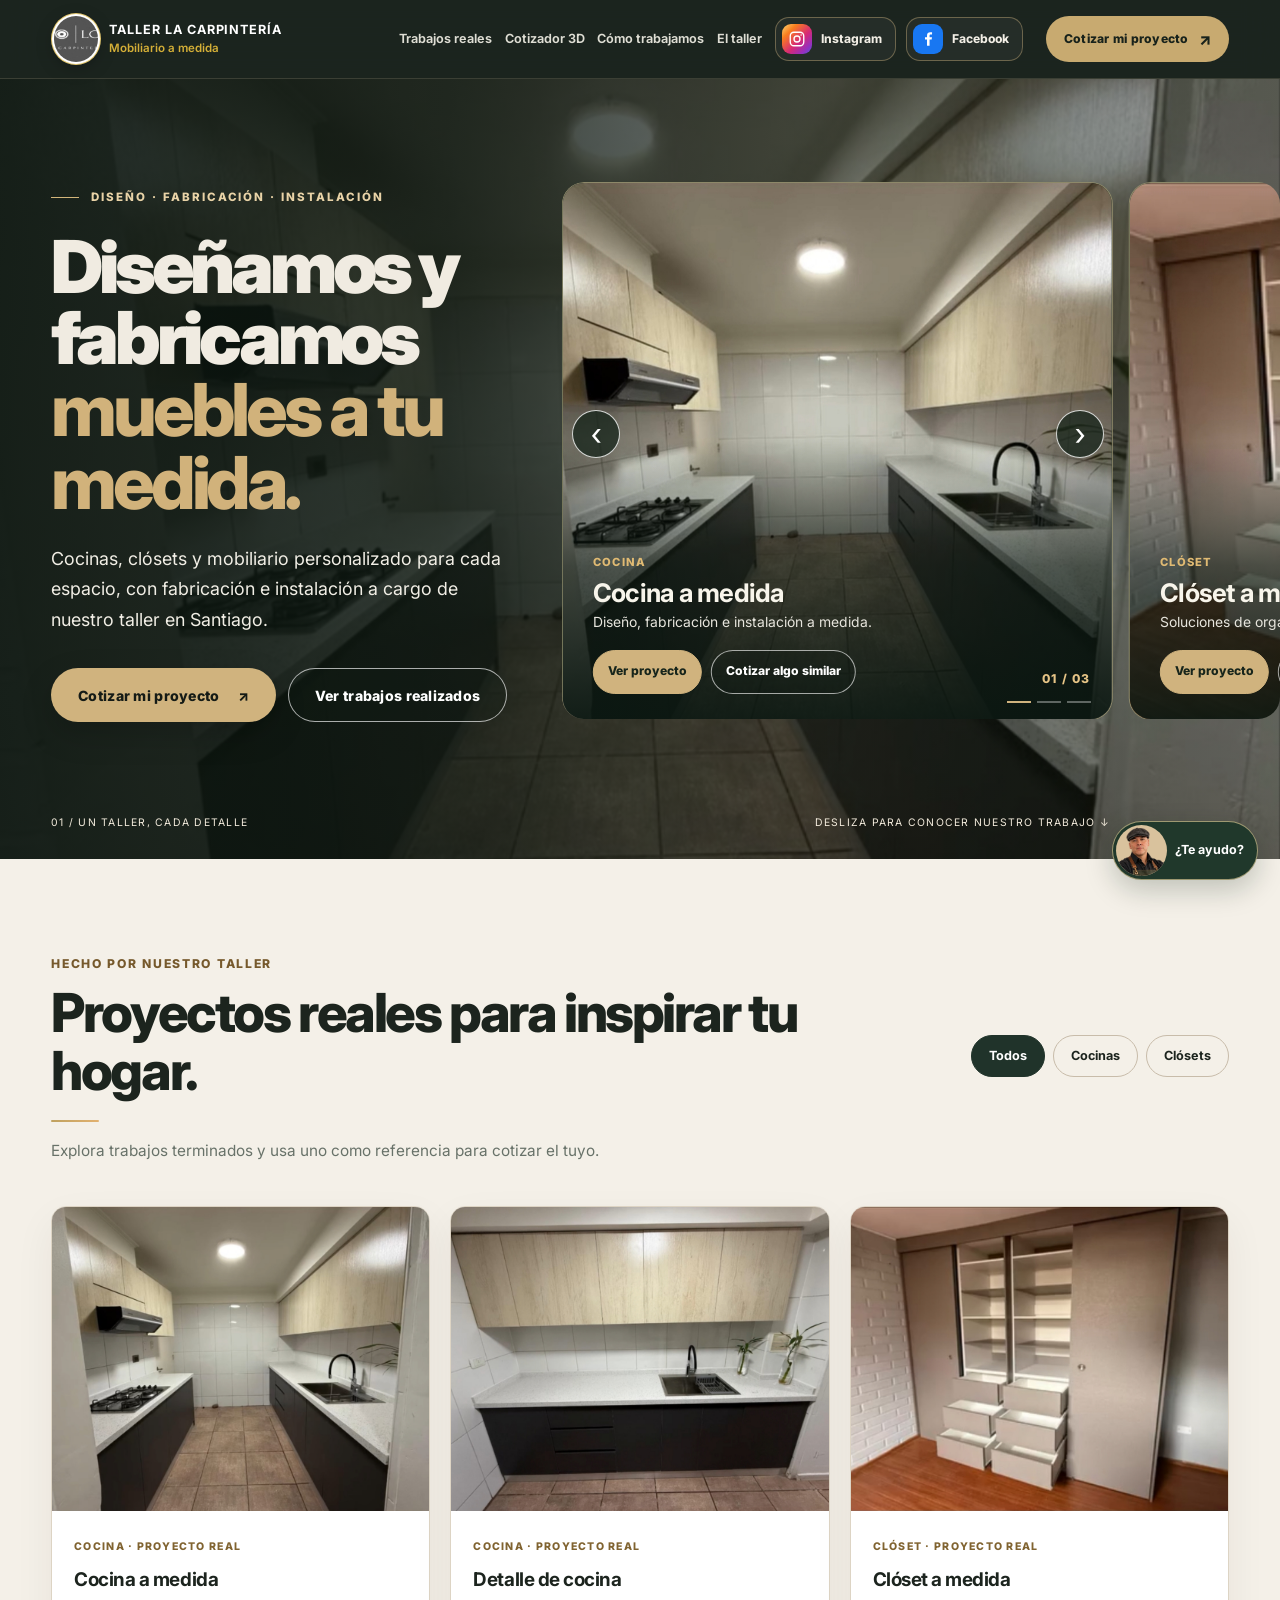
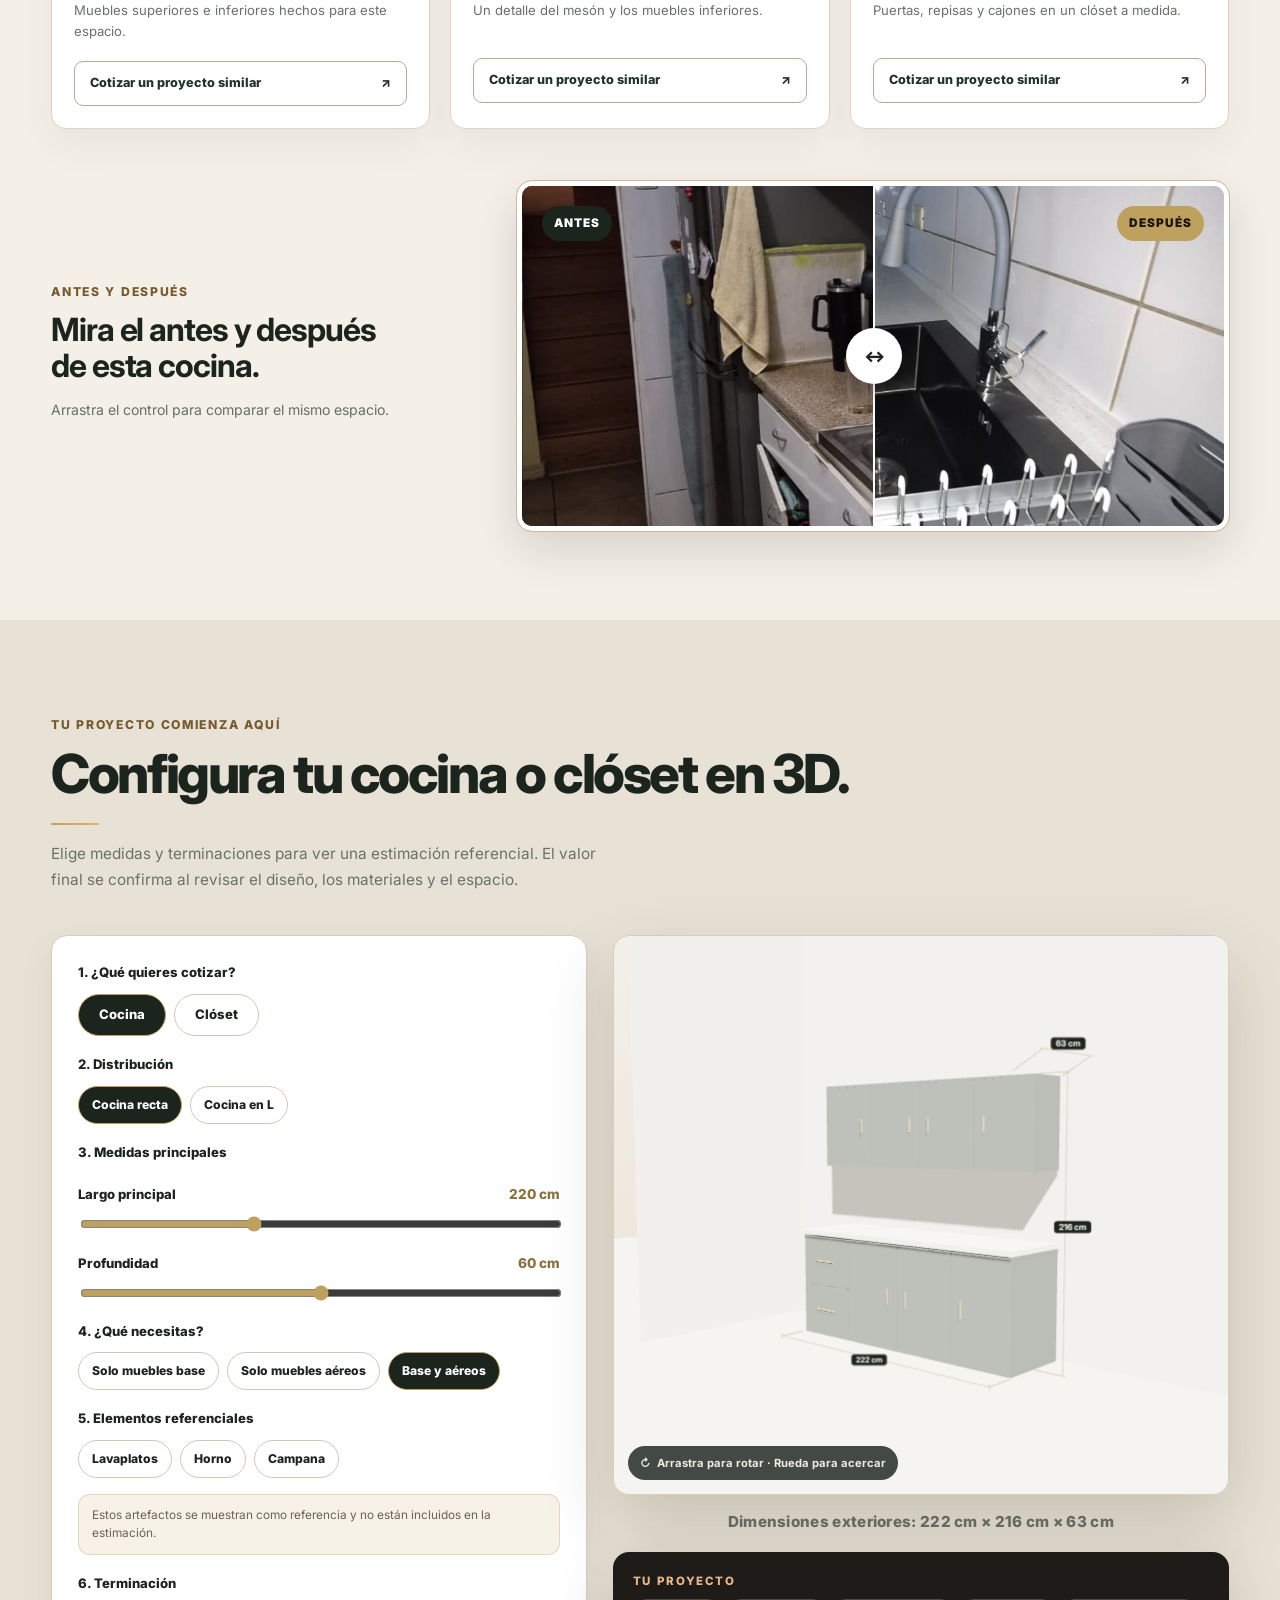
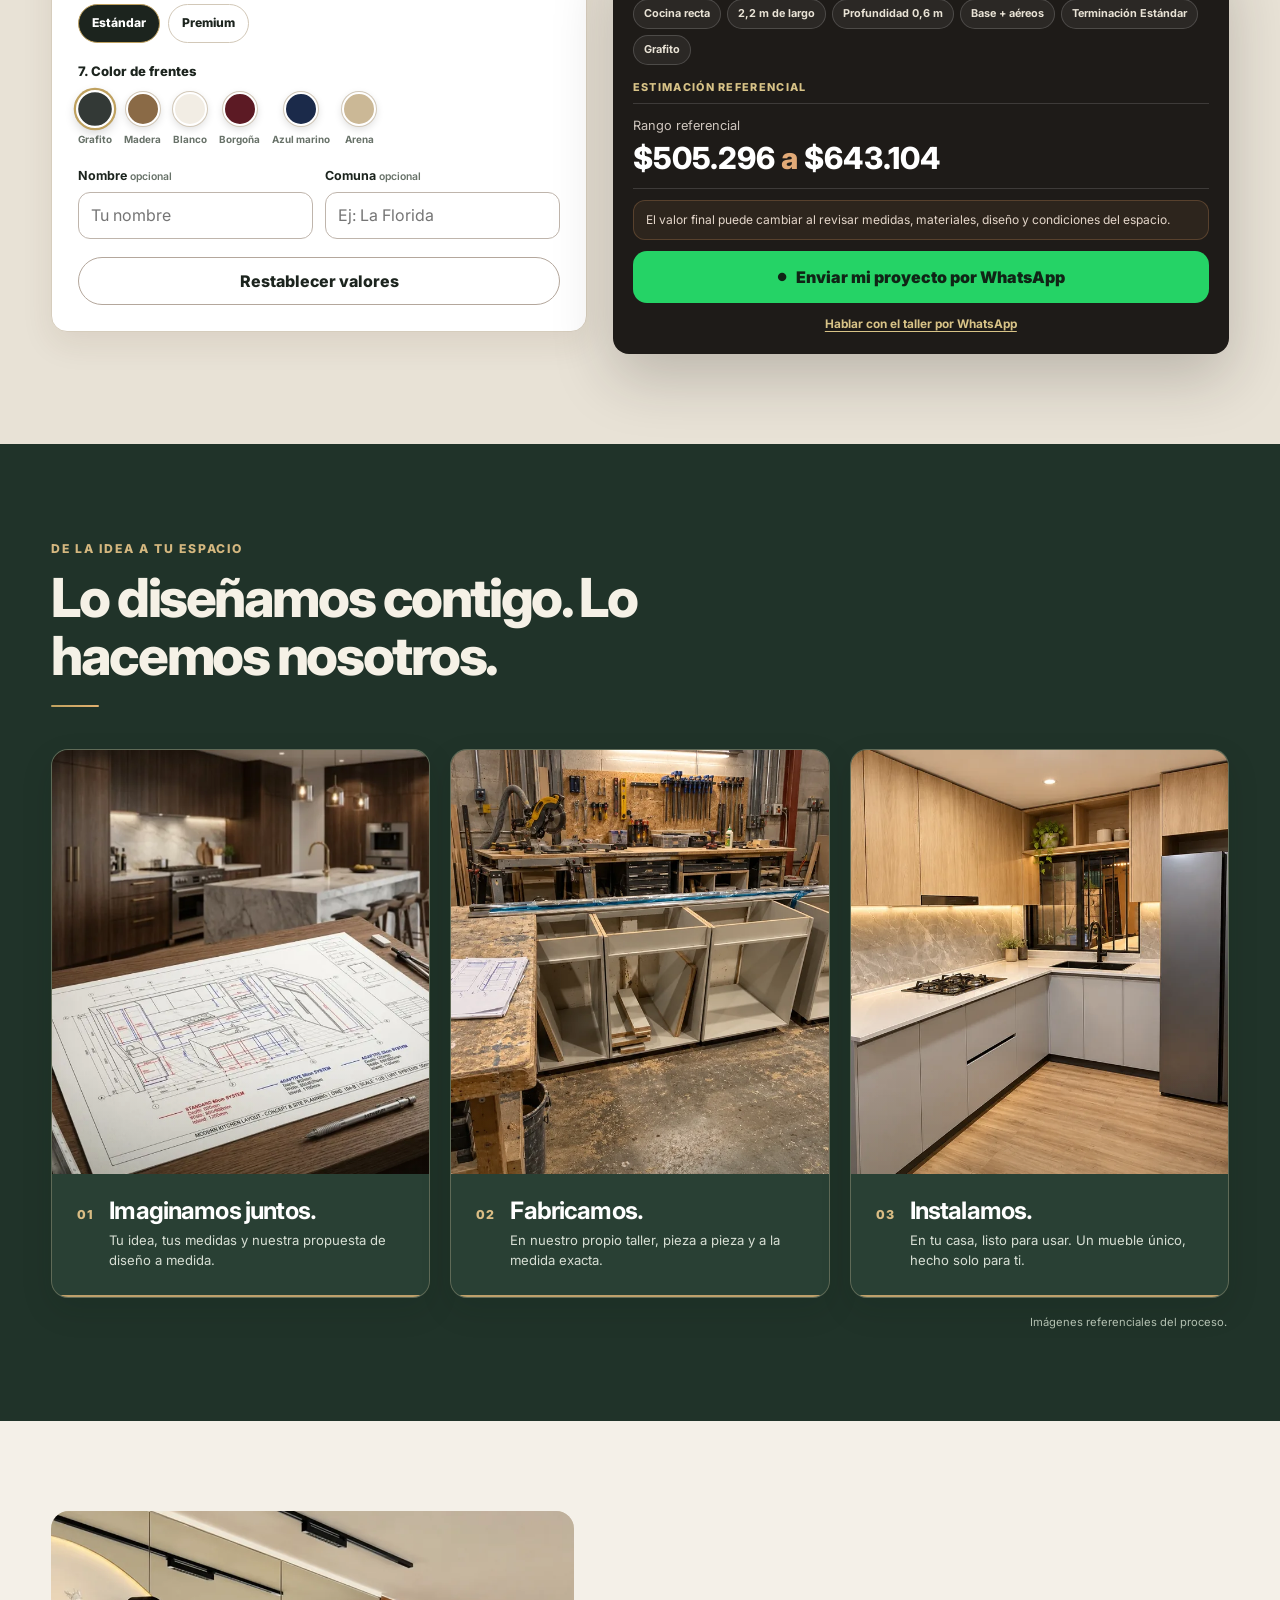
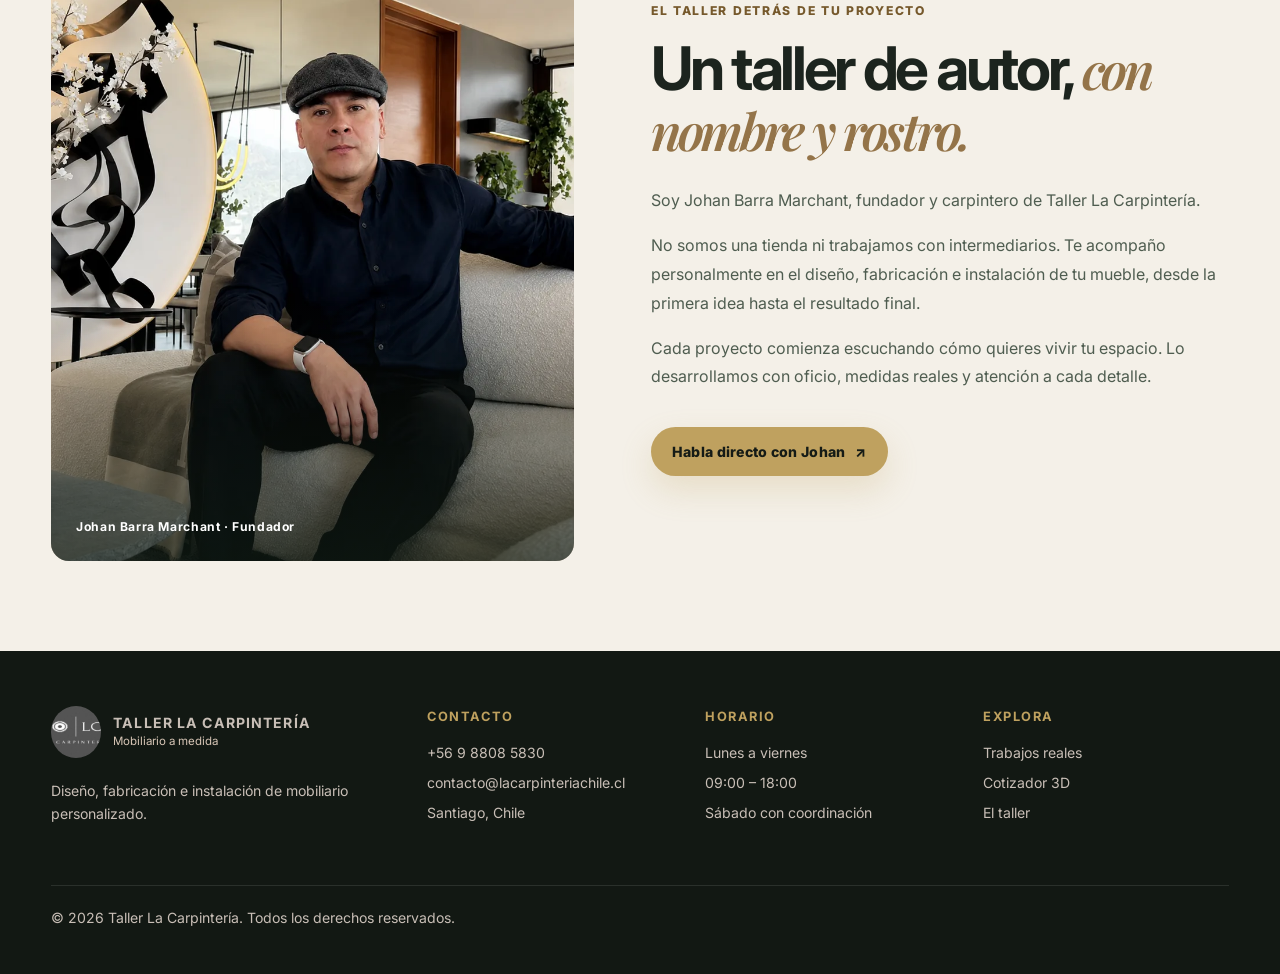
<file: index.html>
<!doctype html>
<html lang="es">
<head>
  <meta charset="UTF-8">
  <meta name="viewport" content="width=device-width, initial-scale=1.0">
  <meta name="description" content="Diseño, fabricación e instalación de cocinas, clósets y muebles a medida en Santiago. Estima tu proyecto y solicita una evaluación sin compromiso.">
  <meta name="theme-color" content="#1C241E">
  <meta name="robots" content="noindex,nofollow">
  <meta property="og:type" content="website">
  <meta property="og:locale" content="es_CL">
  <meta property="og:title" content="Muebles a Medida en Santiago | Taller La Carpintería">
  <meta property="og:description" content="Diseño, fabricación e instalación de mobiliario a medida. Estima tu proyecto en línea.">
  <title>Muebles a Medida en Santiago | Taller La Carpintería</title>

  <link rel="icon" href="assets/brand/logo.jpg" type="image/jpeg">
  <link rel="preconnect" href="https://fonts.googleapis.com">
  <link rel="preconnect" href="https://fonts.gstatic.com" crossorigin>
  <link href="https://fonts.googleapis.com/css2?family=Inter:wght@400;500;600;700;800;900&family=Playfair+Display:ital,wght@1,600;1,700&display=swap" rel="stylesheet">
  <link rel="stylesheet" href="styles.css">
  <script src="assets/designer/serialization.js" defer></script>
  <script src="assets/designer/controller.js" defer></script>
  <script src="script.js" defer></script>
  <script type="module" src="assets/assistant/ui.mjs"></script>
</head>

<body>
<a class="skip-link" href="#contenido">Saltar al contenido</a>

<header class="site-header">
  <div class="container nav-wrapper">
    <a class="brand" href="#inicio" aria-label="Taller La Carpintería, inicio">
      <img src="assets/brand/logo.jpg" alt="" width="52" height="52">
      <span class="brand-copy"><strong>Taller La Carpintería</strong><small>Mobiliario a medida</small></span>
    </a>
    <nav class="desktop-nav" aria-label="Navegación principal">
      <a href="#galeria">Trabajos reales</a><a href="#cotizador">Cotizador 3D</a>
      <a href="#proceso">Cómo trabajamos</a><a href="#nosotros">El taller</a>
    </nav>
    <div class="header-social" role="group" aria-label="Redes sociales del taller">
      <a href="https://www.instagram.com/tallerlacarpinteria/" target="_blank" rel="noopener noreferrer" aria-label="Instagram de Taller La Carpintería (abre en otra pestaña)"><span class="social-mark"><svg aria-hidden="true" viewBox="0 0 24 24" fill="none"><rect x="3" y="3" width="18" height="18" rx="5"/><circle cx="12" cy="12" r="4"/><circle class="social-dot" cx="17.5" cy="6.5" r="1"/></svg></span><span>Instagram</span></a>
      <a href="https://www.facebook.com/tlc.santiago.2025" target="_blank" rel="noopener noreferrer" aria-label="Facebook de Taller La Carpintería (abre en otra pestaña)"><span class="social-mark"><svg aria-hidden="true" viewBox="0 0 24 24"><path d="M14.1 21v-8.2h2.8l.4-3.2h-3.2V7.5c0-.9.3-1.5 1.6-1.5h1.7V3.1c-.3-.1-1.3-.1-2.5-.1-2.5 0-4.2 1.5-4.2 4.4v2.2H8v3.2h2.7V21h3.4Z"/></svg></span><span>Facebook</span></a>
    </div>
    <a class="button nav-quote" href="#cotizador">Cotizar mi proyecto <span aria-hidden="true">↗</span></a>
    <button class="menu-toggle" type="button" aria-label="Abrir menú" aria-controls="mobile-nav" aria-expanded="false"><span></span><span></span><span></span></button>
  </div>
  <nav id="mobile-nav" class="mobile-nav" aria-label="Menú móvil" hidden>
    <div class="mobile-social" role="group" aria-label="Redes sociales del taller"><span class="mobile-social-label">Síguenos</span>
      <a href="https://www.instagram.com/tallerlacarpinteria/" target="_blank" rel="noopener noreferrer" aria-label="Instagram de Taller La Carpintería (abre en otra pestaña)"><span class="social-mark"><svg aria-hidden="true" viewBox="0 0 24 24" fill="none"><rect x="3" y="3" width="18" height="18" rx="5"/><circle cx="12" cy="12" r="4"/><circle class="social-dot" cx="17.5" cy="6.5" r="1"/></svg></span><span>Instagram</span></a>
      <a href="https://www.facebook.com/tlc.santiago.2025" target="_blank" rel="noopener noreferrer" aria-label="Facebook de Taller La Carpintería (abre en otra pestaña)"><span class="social-mark"><svg aria-hidden="true" viewBox="0 0 24 24"><path d="M14.1 21v-8.2h2.8l.4-3.2h-3.2V7.5c0-.9.3-1.5 1.6-1.5h1.7V3.1c-.3-.1-1.3-.1-2.5-.1-2.5 0-4.2 1.5-4.2 4.4v2.2H8v3.2h2.7V21h3.4Z"/></svg></span><span>Facebook</span></a>
    </div>
    <a href="#galeria">Trabajos reales</a><a href="#cotizador">Cotizador 3D</a>
    <a href="#proceso">Cómo trabajamos</a><a href="#nosotros">El taller</a>
    <a class="button button-primary" href="#cotizador">Cotizar mi proyecto</a>
  </nav>
</header>

<main id="contenido">
  <section id="inicio" class="hero" aria-labelledby="hero-title">
    <div class="hero-stage">
      <img class="hero-photo" src="assets/fotos-reales/cocina-terminada-1.jpg" fetchpriority="high" alt="Cocina a medida realizada por Taller La Carpintería">
      <div class="container hero-stage-inner">
        <div class="hero-copy reveal">
          <span class="hero-kicker"><span class="kicker-line"></span> DISEÑO · FABRICACIÓN · INSTALACIÓN</span>
          <h1 id="hero-title">Diseñamos y fabricamos <em>muebles a tu medida.</em></h1>
          <p class="hero-description">Cocinas, clósets y mobiliario personalizado para cada espacio, con fabricación e instalación a cargo de nuestro taller en Santiago.</p>
          <div class="hero-actions"><a class="button button-primary button-large" href="#cotizador">Cotizar mi proyecto <span aria-hidden="true">↗</span></a><a class="button button-hero-outline button-large" href="#galeria">Ver trabajos realizados</a></div>
        </div>
        <div class="hero-showcase" aria-label="Proyectos destacados" aria-roledescription="carrusel">
          <div class="hero-showcase-viewport">
            <div class="hero-showcase-track"></div>
          </div>
          <button class="hero-showcase-arrow hero-showcase-prev" type="button" aria-label="Proyecto anterior"><span aria-hidden="true">‹</span></button>
          <button class="hero-showcase-arrow hero-showcase-next" type="button" aria-label="Proyecto siguiente"><span aria-hidden="true">›</span></button>
          <span class="hero-showcase-count" aria-live="polite">01 / 03</span>
          <span class="hero-showcase-progress" aria-hidden="true"></span>
        </div>
        <div class="hero-bottom"><span>01 / UN TALLER, CADA DETALLE</span><span>Desliza para conocer nuestro trabajo ↓</span></div>
      </div>
    </div>
  </section>

  <section id="galeria" class="section gallery-section" aria-labelledby="gallery-title">
    <div class="container">
      <header class="section-header section-header-split">
        <div><span class="eyebrow">Hecho por nuestro taller</span><h2 id="gallery-title">Proyectos reales para inspirar tu hogar.</h2><p>Explora trabajos terminados y usa uno como referencia para cotizar el tuyo.</p></div>
        <div class="gallery-filters" role="group" aria-label="Filtrar proyectos"><button class="filter-button active" data-filter="todos" type="button">Todos</button><button class="filter-button" data-filter="cocinas" type="button">Cocinas</button><button class="filter-button" data-filter="closets" type="button">Clósets</button></div>
      </header>
      <div class="gallery-grid">
        <article id="proyecto-cocina-a-medida" class="project-card reveal" data-category="cocinas" data-hero-order="1" data-hero-description="Diseño, fabricación e instalación a medida."><img src="assets/fotos-reales/cocina-terminada-1.jpg" alt="Cocina real a medida con muebles superiores e inferiores" loading="lazy"><div class="project-content"><span>Cocina · Proyecto real</span><h3>Cocina a medida</h3><p>Muebles superiores e inferiores hechos para este espacio.</p><button class="project-whatsapp" type="button" data-type="kitchen" data-project="Cocina a medida (galería)">Cotizar un proyecto similar <span aria-hidden="true">↗</span></button></div></article>
        <article id="proyecto-detalles-de-cocina" class="project-card reveal" data-category="cocinas" data-hero-order="3" data-hero-title="Detalles de cocina" data-hero-description="Terminaciones y soluciones funcionales."><img src="assets/fotos-reales/cocina-terminada-2.jpg" alt="Detalle real de mesón y muebles inferiores de cocina" loading="lazy"><div class="project-content"><span>Cocina · Proyecto real</span><h3>Detalle de cocina</h3><p>Un detalle del mesón y los muebles inferiores.</p><button class="project-whatsapp" type="button" data-type="kitchen" data-project="Cocina a medida - detalle mesón (galería)">Cotizar un proyecto similar <span aria-hidden="true">↗</span></button></div></article>
        <article id="proyecto-closet-a-medida" class="project-card reveal" data-category="closets" data-hero-order="2" data-hero-description="Soluciones de organización adaptadas a tu espacio."><img src="assets/fotos-reales/closet-terminado-1.jpg" alt="Clóset real a medida con puertas, repisas y cajones" loading="lazy"><div class="project-content"><span>Clóset · Proyecto real</span><h3>Clóset a medida</h3><p>Puertas, repisas y cajones en un clóset a medida.</p><button class="project-whatsapp" type="button" data-type="closet" data-project="Clóset a medida (galería)">Cotizar un proyecto similar <span aria-hidden="true">↗</span></button></div></article>
      </div>
      <div class="gallery-comparison">
        <div><span class="eyebrow">Antes y después</span><h3>Mira el antes y después de esta cocina.</h3><p>Arrastra el control para comparar el mismo espacio.</p></div>
        <div class="before-after reveal" data-compare style="--position:50%;"><img src="assets/fotos-reales/despues-1.jpeg" alt="Cocina después de la remodelación, mismo ángulo" loading="lazy"><div class="before-layer"><img src="assets/fotos-reales/antes-1.jpeg" alt="Cocina antes de la remodelación, mismo ángulo" loading="lazy"></div><span class="compare-label compare-before">ANTES</span><span class="compare-label compare-after">DESPUÉS</span><div class="compare-divider"><span>↔</span></div><input type="range" min="0" max="100" value="50" aria-label="Comparar antes y después"></div>
      </div>
    </div>
  </section>

  <section id="cotizador" class="section configurator-section" aria-labelledby="cotizador-title">
    <div class="container">
      <header class="section-header">
        <span class="eyebrow">Tu proyecto comienza aquí</span>
        <h2 id="cotizador-title">Configura tu cocina o clóset en 3D.</h2>
        <p>Elige medidas y terminaciones para ver una estimación referencial. El valor final se confirma al revisar el diseño, los materiales y el espacio.</p>
      </header>

      <div class="configurator-layout">
        <div class="configurator-controls">
          <div class="mobile-quote-shortcut" aria-label="Resumen del proyecto">
            <div class="mobile-quote-shortcut-copy"><span>Tu proyecto</span><strong id="mobile-quote-summary">Cocina</strong></div>
            <button id="mobile-quote-jump" type="button">Ver estimación <span aria-hidden="true">↓</span></button>
          </div>
          <div class="fc-group">
            <span class="fc-label">1. ¿Qué quieres cotizar?</span>
            <div class="fc-segmented fc-type" role="radiogroup" aria-label="Tipo de proyecto">
              <label><input type="radio" name="fcType" value="kitchen" checked><span>Cocina</span></label>
              <label><input type="radio" name="fcType" value="closet"><span>Clóset</span></label>
            </div>
          </div>

          <div class="fc-group" id="fc-kitchen-layout-group">
            <span class="fc-label">2. Distribución</span>
            <div class="fc-segmented" role="radiogroup" aria-label="Distribución de la cocina">
              <label><input type="radio" name="fcKitchenLayout" value="straight" checked><span>Cocina recta</span></label>
              <label><input type="radio" name="fcKitchenLayout" value="l"><span>Cocina en L</span></label>
            </div>
          </div>

          <div class="fc-group">
            <span class="fc-label">3. Medidas principales</span>
          </div>
          <div class="fc-group">
            <div class="fc-row"><label id="fc-width-label" for="fc-width">Largo principal</label><output id="fc-width-value" for="fc-width">220 cm</output></div>
            <input id="fc-width" type="range" min="120" max="400" step="10" value="220">
          </div>

          <div class="fc-group" id="fc-second-leg-group" hidden>
            <div class="fc-row"><label for="fc-second-leg">Segundo tramo</label><output id="fc-second-leg-value" for="fc-second-leg">150 cm</output></div>
            <input id="fc-second-leg" type="range" min="100" max="300" step="10" value="150">
          </div>

          <div class="fc-group" id="fc-closet-height-group" hidden>
            <div class="fc-row"><label for="fc-height">Alto</label><output id="fc-height-value" for="fc-height">240 cm</output></div>
            <input id="fc-height" type="range" min="200" max="260" step="10" value="240">
          </div>

          <div class="fc-group">
            <div class="fc-row"><label for="fc-depth">Profundidad</label><output id="fc-depth-value" for="fc-depth">60 cm</output></div>
            <input id="fc-depth" type="range" min="45" max="75" step="5" value="60">
          </div>

          <div class="fc-group" id="fc-kitchen-fields">
            <span class="fc-label">4. ¿Qué necesitas?</span>
            <div class="fc-segmented" role="radiogroup" aria-label="Módulos de cocina">
              <label><input type="radio" name="fcModules" value="base"><span>Solo muebles base</span></label>
              <label><input type="radio" name="fcModules" value="aereos"><span>Solo muebles aéreos</span></label>
              <label><input type="radio" name="fcModules" value="ambos" checked><span>Base y aéreos</span></label>
            </div>
          </div>

          <div class="fc-group" id="fc-closet-fields" hidden>
            <span class="fc-label">4. ¿Qué necesitas?</span>
            <div class="fc-segmented">
              <label><input type="checkbox" id="fc-rod" checked><span>Barras para colgar</span></label>
              <label><input type="checkbox" id="fc-shelves" checked><span>Repisas</span></label>
              <label><input type="checkbox" id="fc-drawers"><span>Cajoneras</span></label>
            </div>
          </div>

          <div class="fc-group" id="fc-appliances-group">
            <span class="fc-label">5. Elementos referenciales</span>
            <div class="fc-segmented">
              <label><input type="checkbox" id="fc-sink"><span>Lavaplatos</span></label>
              <label><input type="checkbox" id="fc-oven"><span>Horno</span></label>
              <label><input type="checkbox" id="fc-hood"><span>Campana</span></label>
            </div>
            <p class="fc-disclaimer">Estos artefactos se muestran como referencia y no están incluidos en la estimación.</p>
          </div>

          <div class="fc-group">
            <span class="fc-label">6. Terminación</span>
            <div class="fc-segmented" role="radiogroup" aria-label="Terminación">
              <label><input type="radio" name="fcFinish" value="standard" checked><span>Estándar</span></label>
              <label><input type="radio" name="fcFinish" value="premium"><span>Premium</span></label>
            </div>
          </div>

          <div class="fc-group">
            <span class="fc-label">7. Color de frentes</span>
            <div class="fc-color-list" role="radiogroup" aria-label="Color de frentes">
              <label class="fc-color" style="--swatch:#333936"><input type="radio" name="fcColor" value="#333936" checked><span></span><small>Grafito</small></label>
              <label class="fc-color" style="--swatch:#8a6a46"><input type="radio" name="fcColor" value="#8a6a46"><span></span><small>Madera</small></label>
              <label class="fc-color" style="--swatch:#f2ede4"><input type="radio" name="fcColor" value="#f2ede4"><span></span><small>Blanco</small></label>
              <label class="fc-color" style="--swatch:#5c1a24"><input type="radio" name="fcColor" value="#5c1a24"><span></span><small>Borgoña</small></label>
              <label class="fc-color" style="--swatch:#1b2a4a"><input type="radio" name="fcColor" value="#1b2a4a"><span></span><small>Azul marino</small></label>
              <label class="fc-color" style="--swatch:#cbb896"><input type="radio" name="fcColor" value="#cbb896"><span></span><small>Arena</small></label>
            </div>
          </div>

          <div class="fc-group">
            <div class="calculator-input-grid">
              <div class="fc-mini-field"><label for="customer-name">Nombre <small>opcional</small></label><input id="customer-name" type="text" autocomplete="name" placeholder="Tu nombre"></div>
              <div class="fc-mini-field"><label for="customer-location">Comuna <small>opcional</small></label><input id="customer-location" type="text" autocomplete="address-level2" placeholder="Ej: La Florida"></div>
            </div>
          </div>

          <button id="fc-reset" type="button" class="fc-reset-button">Restablecer valores</button>
        </div>

        <div class="configurator-viewport">
          <div id="furniture-canvas-wrap" class="furniture-canvas-wrap" data-furniture-viewer>
            <canvas id="furniture-canvas" aria-label="Vista 3D interactiva del proyecto configurado"></canvas>
            <div id="furniture-loading" class="furniture-loading">
              <span class="viewer-spinner" aria-hidden="true"></span>
              <span>Selecciona esta sección para activar el visualizador 3D…</span>
            </div>
            <div class="furniture-hint"><span aria-hidden="true">↻</span> Arrastra para rotar · Rueda para acercar</div>
          </div>
          <div id="furniture-readout" class="furniture-readout" aria-live="polite">220 × 240 × 60 cm</div>

          <aside class="calculator-result-card" aria-live="polite">
            <span class="result-eyebrow">Tu proyecto</span>
            <div class="result-summary" id="result-summary"></div>
            <span class="estimate-label">Estimación referencial</span>
            <div class="price-range" id="price-range"><span class="price-placeholder">Calculando…</span></div>
            <p class="calculator-disclaimer">El valor final puede cambiar al revisar medidas, materiales, diseño y condiciones del espacio.</p>
            <button id="send-budget-whatsapp" class="calculator-whatsapp-button" type="button"><span aria-hidden="true">●</span>Enviar mi proyecto por WhatsApp</button>
            <a class="direct-whatsapp-link" href="https://wa.me/56988085830?text=Hola,%20prefiero%20conversar%20directamente%20sobre%20mi%20proyecto" target="_blank" rel="noopener noreferrer">Hablar con el taller por WhatsApp</a>
          </aside>
        </div>
      </div>
    </div>
  </section>


  <section id="proceso" class="section process-section" aria-labelledby="proceso-title">
    <div class="container">
      <header class="section-header"><span class="eyebrow">De la idea a tu espacio</span><h2 id="proceso-title">Lo diseñamos contigo. Lo hacemos nosotros.</h2></header>
      <ol class="process-steps">
        <li class="process-step" data-photo-slot="imaginamos">
          <div class="process-media"><img src="assets/fotos-reales/proceso-imaginamos.webp" alt="Imagen ilustrativa de la planificación de un mueble a medida" loading="lazy" width="660" height="760"></div>
          <div class="process-copy"><span class="process-number">01</span><strong>Imaginamos juntos.</strong><p>Tu idea, tus medidas y nuestra propuesta de diseño a medida.</p></div>
        </li>
        <li class="process-step" data-photo-slot="fabricamos">
          <div class="process-media"><img src="assets/fotos-reales/proceso-fabricamos.webp" alt="Imagen ilustrativa de gabinetes en proceso de fabricación" loading="lazy" width="660" height="760"></div>
          <div class="process-copy"><span class="process-number">02</span><strong>Fabricamos.</strong><p>En nuestro propio taller, pieza a pieza y a la medida exacta.</p></div>
        </li>
        <li class="process-step" data-photo-slot="instalamos">
          <div class="process-media"><img src="assets/fotos-reales/proceso-instalamos.webp" alt="Imagen ilustrativa de una cocina instalada" loading="lazy" width="660" height="760"></div>
          <div class="process-copy"><span class="process-number">03</span><strong>Instalamos.</strong><p>En tu casa, listo para usar. Un mueble único, hecho solo para ti.</p></div>
        </li>
      </ol>
      <p class="process-photo-note">Imágenes referenciales del proceso.</p>
    </div>
  </section>

  <section id="nosotros" class="section about-v3" aria-labelledby="nosotros-title">
    <div class="container about-v3-grid">
      <div class="about-v3-photo reveal"><img src="assets/fotos-reales/fundador-optimizado.webp" alt="Johan Barra Marchant, fundador de Taller La Carpintería" loading="lazy" width="780" height="900"><span>Johan Barra Marchant · Fundador</span></div>
      <div class="about-v3-copy reveal"><span class="eyebrow">El taller detrás de tu proyecto</span><h2 id="nosotros-title">Un taller de autor, <em>con nombre y rostro.</em></h2><p>Soy Johan Barra Marchant, fundador y carpintero de Taller La Carpintería.</p><p>No somos una tienda ni trabajamos con intermediarios. Te acompaño personalmente en el diseño, fabricación e instalación de tu mueble, desde la primera idea hasta el resultado final.</p><p>Cada proyecto comienza escuchando cómo quieres vivir tu espacio. Lo desarrollamos con oficio, medidas reales y atención a cada detalle.</p><a class="button button-primary" href="https://wa.me/56988085830?text=Hola,%20quiero%20conversar%20sobre%20un%20proyecto%20a%20medida" target="_blank" rel="noopener noreferrer">Habla directo con Johan <span aria-hidden="true">↗</span></a></div>
    </div>
  </section>
</main>

<footer class="site-footer">
  <div class="container footer-grid">
    <section>
      <a class="brand footer-brand" href="#inicio"><img src="assets/brand/logo.jpg" alt="" width="52" height="52"><span class="brand-copy"><strong>Taller La Carpintería</strong><small>Mobiliario a medida</small></span></a>
      <p>Diseño, fabricación e instalación de mobiliario personalizado.</p>
    </section>
    <section><h2>Contacto</h2><a href="https://wa.me/56988085830" target="_blank" rel="noopener noreferrer">+56 9 8808 5830</a><a href="mailto:contacto@lacarpinteriachile.cl">contacto@lacarpinteriachile.cl</a><span>Santiago, Chile</span></section>
    <section><h2>Horario</h2><span>Lunes a viernes</span><span>09:00 – 18:00</span><span>Sábado con coordinación</span></section>
    <section><h2>Explora</h2><a href="#galeria">Trabajos reales</a><a href="#cotizador">Cotizador 3D</a><a href="#nosotros">El taller</a></section>
    <p class="copyright">© 2026 Taller La Carpintería. Todos los derechos reservados.</p>
  </div>
</footer>


<div class="assistant-widget" data-assistant>
  <div id="assistant-panel" class="assistant-panel assistant-chat" role="dialog" aria-label="Orientación de La Carpintería" hidden>
    <div class="assistant-panel-head"><div class="assistant-head-avatar"><img src="assets/brand/asistente-maestro-panel.webp" alt="" width="66" height="70"></div><div class="assistant-head-copy"><strong>Asistente del Taller</strong><span class="assistant-status">Te ayudo con tu proyecto</span></div><div class="assistant-head-actions"><button class="assistant-minimize" type="button" aria-label="Minimizar asistente" data-assistant-minimize>−</button><button class="assistant-close" type="button" aria-label="Cerrar asistente" data-assistant-close>×</button></div></div>
    <div class="assistant-messages" data-assistant-messages role="log" aria-live="polite" aria-relevant="additions text"></div>
    <div class="assistant-replies" data-assistant-replies aria-label="Respuestas rápidas"></div>
    <form class="assistant-form" data-assistant-form><label for="assistant-question">Tu consulta</label><div><input id="assistant-question" name="question" type="text" maxlength="180" autocomplete="off" placeholder="Escribe tu pregunta..."><button type="submit" aria-label="Enviar pregunta"><svg aria-hidden="true" viewBox="0 0 24 24" fill="none"><path d="M5 12h14m-6-6 6 6-6 6"/></svg></button></div></form>
    <div class="assistant-foot"><button type="button" data-action="contact"><svg aria-hidden="true" viewBox="0 0 24 24" fill="none"><path d="M5 6.5h14v9H9l-4 3v-12Z"/></svg>Hablar directamente con el taller</button></div>
  </div>
  <button class="assistant-trigger" type="button" aria-controls="assistant-panel" aria-expanded="false" aria-label="Abrir asistente de La Carpintería" data-assistant-trigger><span class="assistant-avatar"><img src="assets/brand/asistente-maestro-boton.webp" alt="" width="59" height="59"></span><span class="assistant-trigger-copy"><strong>¿Te ayudo?</strong><small>Tu proyecto empieza aquí</small></span><span class="assistant-trigger-arrow" aria-hidden="true">↗</span></button>
</div>
</body>
</html>
</file>
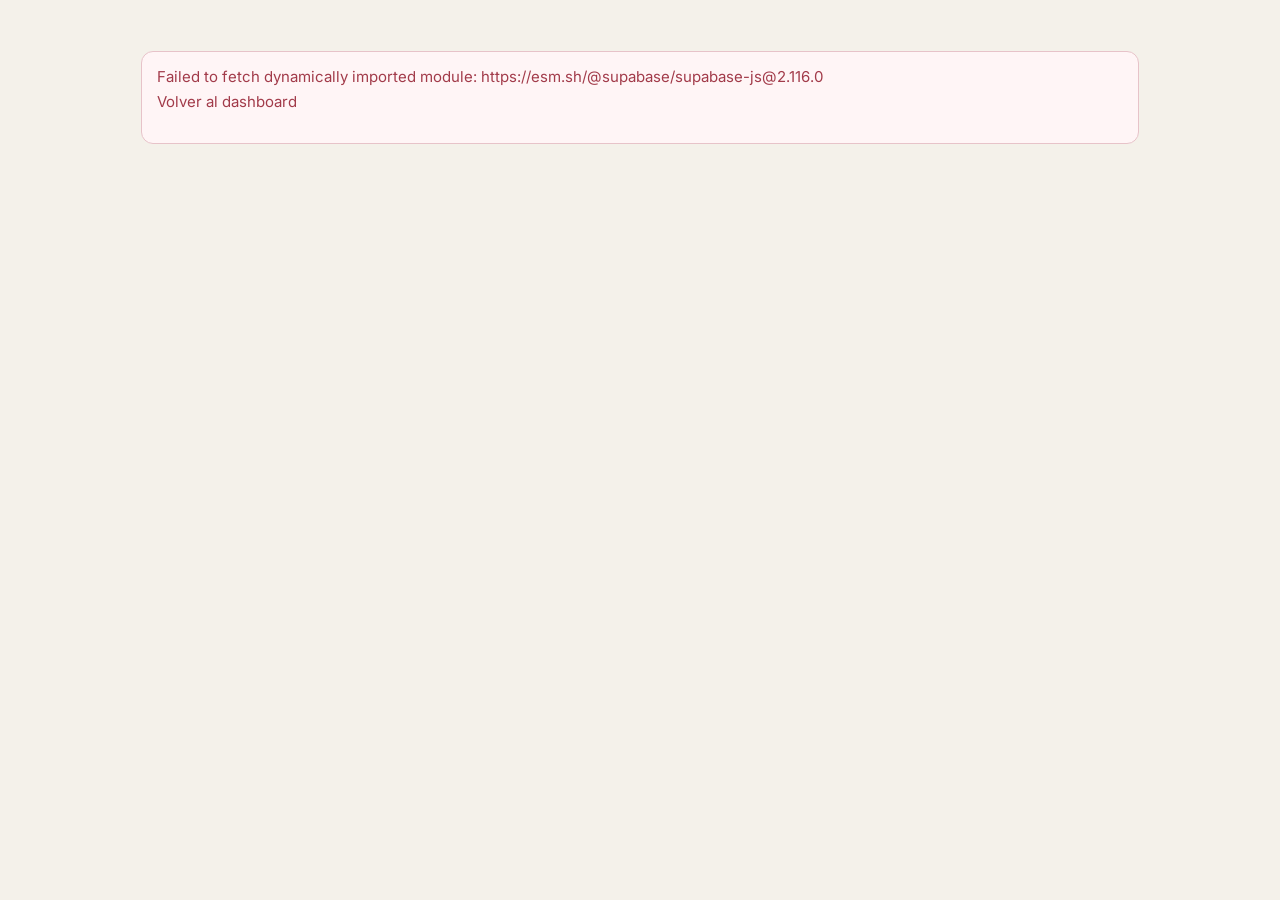
<file: maestro/index.html>
<!doctype html>
<html lang="es">
<head>
  <meta charset="utf-8">
  <meta name="viewport" content="width=device-width,initial-scale=1">
  <meta name="robots" content="noindex,nofollow">
  <meta name="theme-color" content="#1C241E">
  <title>Modo Maestro | Taller La Carpintería</title>
  <link rel="icon" href="../assets/brand/logo.jpg">
  <link rel="preconnect" href="https://fonts.googleapis.com">
  <link href="https://fonts.googleapis.com/css2?family=Inter:wght@400;500;600;700;800;900&family=Playfair+Display:ital,wght@1,600;1,700&display=swap" rel="stylesheet">
  <link rel="stylesheet" href="../styles.css">
  <link rel="stylesheet" href="maestro.css">
  <script src="../assets/designer/serialization.js" defer></script>
  <script src="../assets/designer/v2/schema.js" defer></script>
  <script src="../assets/designer/v2/profiles.js" defer></script>
  <script src="../assets/designer/v2/closet-distribution.js" defer></script>
  <script src="../assets/designer/v2/occupancy.js" defer></script>
  <script src="../assets/designer/v2/validation.js" defer></script>
  <script src="../assets/designer/v2/store.js" defer></script>
  <script src="../assets/designer/v2/fixtures.js" defer></script>
  <script src="../assets/production/schema.js" defer></script>
  <script src="../assets/production/profiles.js" defer></script>
  <script src="../assets/production/piece-generator.js" defer></script>
  <script src="../assets/production/cut-optimizer.js" defer></script>
  <script src="../assets/content-studio/profiles.js" defer></script>
  <script src="../assets/content-studio/templates.js" defer></script>
  <script src="../assets/content-studio/store.js" defer></script>
  <script src="../assets/content-studio/renderer.js" defer></script>
  <script src="../assets/content-studio/content-assistant.js" defer></script>
  <script type="module" src="js/app.js"></script>
</head>
<body class="maestro">
  <a class="skip-link" href="#app">Saltar al contenido</a>
  <div class="maestro-shell">
    <aside id="maestro-sidebar" class="maestro-sidebar" aria-label="Navegación principal">
      <div class="sidebar-brand-row">
        <a class="maestro-brand" href="#/dashboard">
          <img src="../assets/brand/logo.jpg" width="44" height="44" alt="">
          <span><strong>Modo Maestro</strong><small id="sidebar-workshop-name">La Carpintería</small></span>
        </a>
        <button id="sidebar-close" class="icon-button sidebar-close" type="button" aria-label="Cerrar menú">×</button>
      </div>
      <nav id="app-nav" class="app-nav" aria-label="Navegación Modo Maestro" hidden>
        <span class="nav-label">Espacio de trabajo</span>
        <a href="#/dashboard" data-nav="dashboard">
          <svg aria-hidden="true" viewBox="0 0 24 24"><path d="M4 13h6V4H4v9Zm0 7h6v-5H4v5Zm10 0h6v-9h-6v9Zm0-16v5h6V4h-6Z"/></svg>
          <span>Dashboard</span>
        </a>
        <a href="#/proyectos" data-nav="projects">
          <svg aria-hidden="true" viewBox="0 0 24 24"><path d="M4 6.5A2.5 2.5 0 0 1 6.5 4H10l2 2h5.5A2.5 2.5 0 0 1 20 8.5v8A2.5 2.5 0 0 1 17.5 19h-11A2.5 2.5 0 0 1 4 16.5v-10Z"/></svg>
          <span>Proyectos</span>
        </a>
        <a href="#/clientes" data-nav="clients">
          <svg aria-hidden="true" viewBox="0 0 24 24"><path d="M16 20v-1.5A3.5 3.5 0 0 0 12.5 15h-5A3.5 3.5 0 0 0 4 18.5V20m6-9a3.5 3.5 0 1 0 0-7 3.5 3.5 0 0 0 0 7Zm6-1 1.5 1.5L21 8"/></svg>
          <span>Clientes</span>
        </a>
        <a href="#/dashboard?seccion=disenos" data-nav="designs">
          <svg aria-hidden="true" viewBox="0 0 24 24"><path d="m4 7 8-4 8 4-8 4-8-4Zm0 5 8 4 8-4M4 17l8 4 8-4"/></svg>
          <span>Diseños</span>
        </a>
        <span class="nav-label nav-label-section">Producción</span>
        <a href="#/produccion" data-nav="production">
          <svg aria-hidden="true" viewBox="0 0 24 24"><path d="M4 4h16v16H4V4Zm4 0v16M4 9h4m0 5H4m4 3H4m9-13v7h7m-7 4h7"/></svg>
          <span>Despiece y Corte</span>
        </a>
        <span class="nav-label nav-label-section">Marketing</span>
        <a href="#/marketing/estudio" data-nav="marketing">
          <svg aria-hidden="true" viewBox="0 0 24 24"><path d="M5 5h14v14H5V5Zm3 3v8l3-3 2 2 3-4 1 5H8Zm10-5v2M3 18h2M19 18h2"/></svg>
          <span>Estudio de Contenido</span>
        </a>
        <a href="#/configuracion/integraciones/instagram" data-nav="settings">
          <svg aria-hidden="true" viewBox="0 0 24 24"><path d="M12 15.5a3.5 3.5 0 1 0 0-7 3.5 3.5 0 0 0 0 7ZM19.4 15a1.7 1.7 0 0 0 .34 1.88l.06.06-2.83 2.83-.06-.06a1.7 1.7 0 0 0-1.88-.34 1.7 1.7 0 0 0-1.03 1.56V21h-4v-.08a1.7 1.7 0 0 0-1.03-1.56 1.7 1.7 0 0 0-1.88.34l-.06.06-2.83-2.83.06-.06A1.7 1.7 0 0 0 4.6 15 1.7 1.7 0 0 0 3.07 14H3v-4h.08A1.7 1.7 0 0 0 4.6 9a1.7 1.7 0 0 0-.34-1.88l-.06-.06 2.83-2.83.06.06A1.7 1.7 0 0 0 8.97 4 1.7 1.7 0 0 0 10 2.44V2h4v.44A1.7 1.7 0 0 0 15.03 4a1.7 1.7 0 0 0 1.88-.34l.06-.06 2.83 2.83-.06.06A1.7 1.7 0 0 0 19.4 9 1.7 1.7 0 0 0 20.93 10H21v4h-.08A1.7 1.7 0 0 0 19.4 15Z"/></svg>
          <span>Configuración</span>
        </a>
        <div class="nav-future">
          <span class="nav-label">Próximas herramientas</span>
          <span>Materiales</span><span>Costos</span><span>Proveedores</span>
        </div>
      </nav>
      <a class="sidebar-public-link" href="../">Volver al sitio público <span aria-hidden="true">↗</span></a>
    </aside>
    <button id="sidebar-overlay" class="sidebar-overlay" type="button" aria-label="Cerrar menú" tabindex="-1"></button>
    <div class="maestro-workspace">
      <header class="maestro-topbar">
        <button id="sidebar-toggle" class="icon-button sidebar-toggle" type="button" aria-label="Abrir menú" aria-expanded="false" aria-controls="maestro-sidebar">
          <span></span><span></span><span></span>
        </button>
        <div class="context-heading">
          <small id="context-eyebrow">Espacio de trabajo</small>
          <strong id="context-title">Dashboard</strong>
        </div>
        <div class="topbar-actions">
          <div id="workshop-bar" class="workshop-bar" hidden></div>
          <button id="logout" class="logout-button" type="button" hidden><span>Cerrar sesión</span><b aria-hidden="true">↗</b></button>
        </div>
      </header>
      <main id="app" class="maestro-main" tabindex="-1" aria-live="polite"><p class="loading-copy">Cargando Modo Maestro…</p></main>
    </div>
  </div>
  <noscript>Activa JavaScript para utilizar Modo Maestro. <a href="../">Volver a la web pública</a>.</noscript>
</body>
</html>
</file>
<file: styles.css>
:root {
  --bg:#F0EBE1; --surface:#FFFFFF; --surface-alt:#E8E2D5; --text:#1C241E; --text-secondary:#344139;
  --walnut:#1C241E; --walnut-deep:#121813; --accent:#BFA15F; --accent-light:#D9C796; --whatsapp:#25D366;
  --border:#D6CDBD; --muted:#687269;
  --font-main:"Inter",Arial,sans-serif; --font-display:"Inter",Arial,sans-serif; --font-accent:"Playfair Display",Georgia,serif;
  --radius-sm:12px; --radius-md:20px; --radius-lg:30px; --radius-pill:999px;
  --shadow-sm:0 12px 32px rgba(73,45,27,.09);
  --shadow-lg:0 28px 70px rgba(55,31,19,.18);
  --container:1440px; --transition:240ms cubic-bezier(.2,.7,.2,1);
}
*,*::before,*::after{box-sizing:border-box}
/* Blindaje: cualquier regla de autor (p.ej. .fc-group{display:grid}) gana por defecto sobre
   el [hidden] nativo del navegador si tiene la misma especificidad. Sin esto, elementos con
   el atributo hidden pueden seguir mostrándose — causa real de mezclar campos de Cocina/Closet. */
[hidden]{display:none!important}
html{scroll-behavior:smooth;scroll-padding-top:90px}
body{margin:0;min-width:320px;padding-bottom:84px;background:var(--bg);color:var(--text);font-family:var(--font-main);font-size:16px;line-height:1.65;text-rendering:optimizeLegibility;-webkit-font-smoothing:antialiased}
img{display:block;max-width:100%}
button,input,select,textarea{font:inherit} button{cursor:pointer} a{color:inherit;text-decoration:none}
:focus-visible{outline:3px solid #76491F;outline-offset:3px}
.skip-link{position:fixed;top:10px;left:10px;z-index:9999;transform:translateY(-150%);padding:10px 14px;border-radius:8px;background:var(--text);color:#fff}
.skip-link:focus{transform:none}
.container{width:min(92%,var(--container));margin-inline:auto}
.section{width:100%;padding:clamp(70px,8vw,112px) 0}.section-alt{background:var(--surface-alt)}
.eyebrow{display:inline-block;margin-bottom:10px;color:var(--accent);font-size:.76rem;font-weight:800;letter-spacing:.16em;text-transform:uppercase}
.eyebrow-light{color:#F4C99C}
.section-header{max-width:800px;margin-bottom:42px}.section-header-split{max-width:none;display:flex;flex-direction:column;gap:24px}
.section-header h2,.conversion h2{margin:0 0 16px;font-family:var(--font-display);font-size:clamp(2.2rem,5.5vw,4.8rem);font-weight:800;line-height:1;letter-spacing:-.045em;text-transform:uppercase}
.section-header h2::after{content:"";display:block;width:72px;height:3px;margin-top:22px;border-radius:99px;background:linear-gradient(90deg,var(--accent),#E2B16F)}
.section-header p{color:var(--muted)}
.site-header{width:100%;position:sticky;top:0;z-index:100;border-bottom:1px solid rgba(191,161,95,.28);background:rgba(28,36,30,.97);color:#F0EBE1;backdrop-filter:blur(16px)}
.nav-wrapper{min-height:74px;display:flex;align-items:center;gap:24px}
.brand{display:inline-flex;align-items:center;gap:12px;margin-right:auto}.brand img{width:50px;aspect-ratio:1;border-radius:50%;object-fit:cover}
.brand-copy{display:grid;line-height:1.15}.brand-copy strong{text-transform:uppercase;font-size:.88rem;letter-spacing:.08em}.brand-copy small{margin-top:4px;color:#D7C5B6;font-size:.72rem}
.site-header .brand{gap:8px}.site-header .brand img{padding:2px;border:1px solid rgba(212,175,55,.72);background:#FFFFFF;box-shadow:0 5px 16px rgba(0,0,0,.22);transition:transform var(--transition),box-shadow var(--transition)}.site-header .brand:hover img{transform:scale(1.03) translateY(-1px);box-shadow:0 7px 22px rgba(212,175,55,.26)}.site-header .brand-copy strong{color:#FFFFFF}.site-header .brand-copy small{color:#D4AF37;font-weight:600}
.desktop-nav,.header-cta{display:none}
.menu-toggle{width:46px;height:46px;border:1px solid rgba(244,239,234,.35);border-radius:50%;background:transparent}.menu-toggle span{display:block;width:19px;height:2px;margin:4px auto;background:#F4EFEA}
.mobile-nav{width:min(calc(100% - 28px),520px);margin:0 auto 14px;padding:14px;border:1px solid rgba(244,239,234,.18);border-radius:var(--radius-md);background:var(--walnut-deep);box-shadow:var(--shadow-lg)}
.mobile-nav:not([hidden]){display:grid;gap:8px}.mobile-nav>a:not(.button){padding:11px 12px;border-radius:10px}
.button{min-height:48px;display:inline-flex;align-items:center;justify-content:center;padding:12px 20px;border:1px solid transparent;border-radius:var(--radius-pill);font-size:.88rem;font-weight:800;letter-spacing:.02em;text-align:center;transition:transform var(--transition),box-shadow var(--transition),background var(--transition)}
.button:hover{transform:translateY(-2px)}.button-large{min-height:54px;padding-inline:26px}.button-whatsapp{background:var(--whatsapp);color:#0D2113;box-shadow:0 12px 28px rgba(37,211,102,.22)}
.button-primary{background:var(--accent);color:#151B16;box-shadow:0 14px 32px rgba(191,161,95,.24)}.button-primary:hover{background:#D0B576}.button-gold{background:var(--accent);color:#151B16;box-shadow:0 12px 28px rgba(191,161,95,.18)}
.button-secondary{border-color:#CDA77F;background:transparent}.button-light{background:var(--surface);color:var(--text)}.button-outline{border-color:#A98B72;color:inherit;background:transparent}
.hero{width:100%;padding:42px 0 72px;background:linear-gradient(135deg,#121813,var(--walnut));color:#F0EBE1}.hero-grid{display:grid;gap:42px}.trust-badge{display:inline-flex;padding:9px 14px;border:1px solid rgba(191,161,95,.5);border-radius:var(--radius-pill);background:rgba(255,255,255,.05);color:#DED7CA;font-size:.78rem;font-weight:700}
.hero h1{margin:22px 0;font-family:var(--font-display);font-size:clamp(3rem,13vw,7rem);font-weight:900;line-height:.9;letter-spacing:-.06em;text-transform:uppercase}.hero h1 em{display:block;margin-top:.12em;color:var(--accent);font-family:var(--font-accent);font-size:.78em;font-weight:600;line-height:1.05;text-transform:none}
.hero-description{max-width:650px;color:#D8C9BD;font-size:clamp(1.05rem,2vw,1.25rem)}.hero-actions{margin:28px 0;display:grid;gap:10px}.hero-proof{display:grid;gap:10px}
.hero-proof{grid-template-columns:repeat(2,1fr)}.hero-proof article{min-height:82px;padding:14px;border:1px solid rgba(191,161,95,.28);border-radius:16px;background:rgba(255,255,255,.045);text-align:center}.hero-proof strong,.hero-proof span{display:block}.hero-proof strong{font-size:.82rem;text-transform:uppercase;letter-spacing:.08em}.hero-proof .pillar-icon{margin:0 0 5px;color:var(--accent);font-size:1.1rem}
.hero-image{position:relative}.hero-image>img{width:100%;min-height:500px;object-fit:cover;object-position:center center;border-radius:var(--radius-lg);box-shadow:var(--shadow-lg)}
.project-highlight{position:absolute;right:14px;bottom:14px;left:14px;padding:20px;border:1px solid rgba(28,36,30,.14);border-radius:18px;background:#FFFFFF;color:#1C241E;box-shadow:var(--shadow-lg)}
.project-highlight span,.project-highlight strong,.project-highlight small{display:block}.project-highlight strong{font-size:1.05rem;font-weight:800;line-height:1.25}.project-highlight span{margin-top:4px;color:#465149;font-size:.8rem;font-weight:600}.project-highlight small{margin-top:10px;color:#8A713E;font-family:var(--font-accent);font-size:.9rem;font-style:italic;font-weight:600;line-height:1.35}
.bento-grid{display:grid;gap:22px}.bento-card{overflow:hidden;border:1px solid var(--border);border-radius:var(--radius-lg);background:var(--surface);box-shadow:var(--shadow-sm);transition:transform var(--transition),box-shadow var(--transition)}
.bento-card:hover{transform:translateY(-5px);box-shadow:var(--shadow-lg)}.bento-image img{width:100%;height:300px;object-fit:cover}.bento-content{padding:28px}
.bento-content h3{margin:0 0 12px;font-family:var(--font-display);font-size:clamp(2rem,5vw,3.2rem);font-weight:600;line-height:1}.bento-content p{color:var(--muted)}.bento-content a{display:inline-block;margin-top:15px;color:#76471F;font-weight:800}
.bento-dark{background:var(--walnut);color:#fff}.bento-dark p{color:#D8DED9}.bento-dark a{color:var(--accent-light)}
.services-showcase{display:grid;gap:34px;padding:clamp(28px,5vw,64px);border:1px solid rgba(191,161,95,.38);border-radius:var(--radius-lg);background:var(--walnut);color:#fff;box-shadow:0 30px 70px rgba(18,24,19,.18)}
.services-copy h2{max-width:820px;margin:0;font-size:clamp(2.5rem,7vw,6.2rem);font-weight:900;line-height:.92;letter-spacing:-.055em;text-transform:uppercase}.services-copy h2 em{display:block;color:var(--accent);font-family:var(--font-accent);font-size:.68em;font-weight:600;text-transform:none}.services-copy p{max-width:620px;margin:24px 0;color:#CED6D0}.services-list{margin:0;padding:0;display:grid;list-style:none}.services-list li{display:flex;align-items:center;gap:18px;padding:20px 0;border-bottom:1px solid rgba(255,255,255,.13);font-size:clamp(1rem,2vw,1.25rem);font-weight:700}.services-list li:last-child{border-bottom:0}.services-list span{color:var(--accent);font-size:.75rem;letter-spacing:.1em}
.gallery-filters{display:flex;flex-wrap:wrap;gap:8px}.filter-button{padding:9px 14px;border:1px solid #B4A79C;border-radius:var(--radius-pill);background:#fff;color:var(--text)}.filter-button.active{background:var(--text);color:#fff;border-color:var(--text)}
.gallery-grid{display:grid;grid-template-columns:repeat(auto-fit,minmax(min(100%,320px),1fr));gap:24px}.project-card{overflow:hidden;border:1px solid #CFB79F;border-radius:22px;background:var(--surface);box-shadow:0 12px 36px rgba(74,45,27,.08);transition:transform var(--transition),box-shadow var(--transition)}.project-card:hover{transform:translateY(-5px);box-shadow:var(--shadow-lg)}.project-card.hidden{display:none}
.project-card img{width:100%;aspect-ratio:4/3;object-fit:cover}.project-content{padding:20px}.project-content>span{color:#75471F;font-size:.72rem;font-weight:800;letter-spacing:.12em;text-transform:uppercase}.project-content h3{margin:8px 0}.project-content p{margin:0 0 18px;color:var(--muted);font-size:.85rem}
.project-whatsapp{width:100%;padding:11px;border:1px solid #B4A79C;border-radius:12px;background:#fff;font-weight:800}.project-whatsapp:hover{background:#F3ECE6}
.before-after{--position:50%;position:relative;overflow:hidden;min-height:520px;border:8px solid var(--surface);outline:1px solid #CDB79F;border-radius:var(--radius-lg);background:#D8C7B6;box-shadow:var(--shadow-lg)}
.before-after>img,.before-layer img{position:absolute;inset:0;width:100%;height:100%;object-fit:cover}.before-layer{position:absolute;inset:0;clip-path:inset(0 calc(100% - var(--position)) 0 0)}
.compare-divider{position:absolute;top:0;bottom:0;left:var(--position);width:2px;background:#fff;pointer-events:none}.compare-divider span{position:absolute;top:50%;left:50%;width:56px;height:56px;display:grid;place-items:center;transform:translate(-50%,-50%);border-radius:50%;background:#fff;box-shadow:0 8px 25px rgba(0,0,0,.25);font-weight:900}
.before-after input{position:absolute;inset:0;width:100%;height:100%;margin:0;opacity:0;cursor:ew-resize}.compare-label{position:absolute;top:20px;z-index:5;padding:8px 12px;border-radius:var(--radius-pill);font-size:.74rem;font-weight:900;letter-spacing:.08em}.compare-before{left:20px;background:var(--text);color:#fff}.compare-after{right:20px;background:var(--accent);color:#21150B}
.stars{color:#9B7D3F;letter-spacing:.08em}
.about-grid{display:grid;gap:32px;align-items:center}
.about-image img{width:100%;aspect-ratio:4/5;object-fit:cover;border-radius:var(--radius-lg);box-shadow:var(--shadow-lg)}
.about-copy p{max-width:560px;margin:0 0 16px;color:var(--muted);line-height:1.7}
.about-copy h2{margin:0 0 18px}
.about-copy .button{margin-top:8px}
.gallery-note{margin:22px 0 0;color:var(--muted);font-size:.85rem;text-align:center}
.process-steps{margin:0;padding:0;list-style:none;display:grid;gap:16px}
.process-steps li{position:relative;padding:24px 22px 22px 68px;border:1px solid var(--border);border-radius:18px;background:var(--surface);box-shadow:var(--shadow-sm)}
.process-number{position:absolute;top:22px;left:20px;width:34px;height:34px;display:grid;place-items:center;border-radius:50%;background:var(--walnut);color:var(--accent-light);font-weight:900;font-size:.9rem}
.process-steps strong{display:block;margin-bottom:6px;font-size:1.02rem}
.process-steps p{margin:0;color:var(--muted);font-size:.88rem;line-height:1.55}
.faq-list{display:grid;gap:10px}
.faq-item{padding:18px 20px;border:1px solid var(--border);border-radius:16px;background:var(--surface)}
.faq-item summary{cursor:pointer;display:flex;align-items:center;justify-content:space-between;gap:14px;list-style:none;font-weight:800;font-size:.95rem}
.faq-item summary::-webkit-details-marker{display:none}
.faq-item summary::after{content:"+";flex:0 0 auto;color:var(--accent);font-size:1.3rem;font-weight:700}
.faq-item[open] summary::after{content:"–"}
.faq-item p{margin:14px 0 0;color:var(--muted);line-height:1.65;font-size:.9rem}

/* ======================================================
   CONFIGURADOR 3D DE MUEBLES (Three.js)
====================================================== */
.configurator-layout{display:grid;gap:24px;align-items:start}
.configurator-viewport{min-width:0}
.furniture-canvas-wrap{position:relative;overflow:hidden;height:clamp(360px,46vw,560px);border:1px solid var(--border);border-radius:var(--radius-lg);background:linear-gradient(160deg,#F4EFEA,#E4DBCA);box-shadow:var(--shadow-lg)}
.furniture-canvas-wrap canvas{position:absolute;inset:0;width:100%;height:100%;display:block;touch-action:none}
.furniture-loading{position:absolute;inset:0;z-index:2;margin:0;padding:24px;display:grid;place-content:center;justify-items:center;gap:12px;background:linear-gradient(160deg,#F4EFEA,#E4DBCA);color:#59645C;text-align:center;font-size:.85rem;font-weight:700}
.furniture-loading[hidden]{display:none}
.furniture-hint{position:absolute;left:14px;bottom:14px;z-index:2;display:flex;align-items:center;gap:6px;padding:8px 12px;border-radius:999px;background:rgba(28,36,30,.82);color:#F0EBE1;font-size:.7rem;font-weight:700}
.furniture-readout{margin-top:14px;color:var(--muted);font-weight:800;font-size:.95rem;letter-spacing:.02em;text-align:center}
.configurator-controls{min-width:0;padding:clamp(20px,2.6vw,26px);border:1px solid var(--border);border-radius:24px;background:var(--surface);box-shadow:var(--shadow-sm);display:grid;gap:18px;align-content:start}
.fc-group{display:grid;gap:8px}
.fc-row{display:flex;align-items:baseline;justify-content:space-between;gap:10px}
.fc-row label{font-size:.82rem;font-weight:800;color:var(--text)}
.fc-row output{color:#8A713E;font-weight:800;font-size:.85rem}
.fc-group input[type="range"]{width:100%;accent-color:var(--accent)}
.fc-group select{width:100%;min-height:45px;padding:9px 12px;border:1px solid #BFB5AC;border-radius:12px;background:#fff;color:#1E1B18;font-family:inherit}
.fc-label{display:block;margin-bottom:2px;font-size:.82rem;font-weight:800;color:var(--text)}
.calculator-input-grid{display:grid;grid-template-columns:repeat(2,minmax(0,1fr));gap:12px}
.fc-mini-field{display:grid;gap:6px}
.fc-mini-field label{font-size:.78rem;font-weight:700;color:var(--text)}
.fc-mini-field label small{color:var(--muted);font-weight:600}
.fc-mini-field input{min-height:42px;padding:9px 12px;border:1px solid #BFB5AC;border-radius:12px;background:#fff;color:#1E1B18;font-family:inherit;width:100%}
.fc-segmented{display:flex;flex-wrap:wrap;gap:8px}
.fc-segmented label{position:relative;cursor:pointer}
.fc-segmented input{position:absolute;width:1px;height:1px;opacity:0}
.fc-segmented span{display:flex;min-height:38px;align-items:center;padding:8px 13px;border:1px solid #D2C8B8;border-radius:999px;background:#fff;font-size:.76rem;font-weight:800;color:var(--text);transition:border-color 160ms ease,background 160ms ease,color 160ms ease}
.fc-segmented input:checked+span{border-color:var(--accent);background:#1C241E;color:#fff}
.fc-segmented input:focus-visible+span{outline:3px solid #6F421E;outline-offset:3px}
.fc-disclaimer{margin:8px 0 0;padding:11px 13px;border:1px solid rgba(191,161,95,.35);border-radius:12px;background:#F7F2E7;color:#6d6154;font-size:.74rem;line-height:1.55}
.fc-color-list{display:flex;gap:12px;flex-wrap:wrap}
.fc-color{position:relative;display:grid;justify-items:center;gap:5px;cursor:pointer}
.fc-color input{position:absolute;width:1px;height:1px;opacity:0}
.fc-color span{display:block;width:34px;height:34px;border-radius:50%;background:var(--swatch);border:2px solid #fff;box-shadow:0 0 0 1px #D2C8B8,0 3px 8px rgba(0,0,0,.14);transition:transform 160ms ease,box-shadow 160ms ease}
.fc-color small{color:var(--muted);font-size:.62rem;font-weight:700}
.fc-color input:checked+span{transform:scale(1.12);box-shadow:0 0 0 2px var(--accent),0 4px 10px rgba(0,0,0,.2)}
.fc-color input:focus-visible+span{outline:3px solid #6F421E;outline-offset:3px}
.fc-reset-button{width:100%;min-height:46px;padding:10px 15px;border:1px solid #B4A79C;border-radius:999px;background:#fff;color:var(--text);font-weight:800}
.fc-reset-button:hover{background:#F3ECE6}
.fc-type span{min-height:42px;padding:9px 20px;font-size:.82rem}
@media(min-width:1050px){
  .configurator-layout{grid-template-columns:1fr 1.15fr}
}
.conversion{width:100%;padding:80px 0;background:var(--surface-alt);color:var(--text)}.conversion-grid{display:grid;gap:42px}.conversion p{color:var(--muted)}.quote-form{padding:26px;border:1px solid rgba(191,161,95,.45);border-radius:24px;background:var(--walnut);color:#fff;box-shadow:0 25px 60px rgba(28,36,30,.18)}
.form-step{display:grid;gap:11px}.step-label{color:#F1C69D;font-size:.74rem;font-weight:800;letter-spacing:.1em;text-transform:uppercase}.quote-form label{font-size:.84rem;font-weight:800}
.quote-form input,.quote-form select,.quote-form textarea{width:100%;padding:13px;border:1px solid #756A60;border-radius:12px;background:#211C18;color:#fff}.quote-form textarea{resize:vertical}.step-buttons{display:grid;gap:10px;margin-top:8px}
.guarantee-band{width:100%;padding:28px 0;background:var(--surface);border-block:1px solid var(--border)}.guarantee-grid{display:grid;gap:12px}.guarantee-grid article{display:grid;grid-template-columns:46px 1fr;column-gap:14px;align-items:center;padding:16px;border-radius:16px;background:#F7F4ED}.guarantee-grid article>span{grid-row:1/3;width:46px;height:46px;display:grid;place-items:center;border:1px solid var(--accent);border-radius:50%;color:var(--accent);font-weight:900}.guarantee-grid strong{font-size:.9rem}.guarantee-grid small{color:var(--muted)}
.testimonials-compact{width:100%;padding:clamp(42px,5vw,64px) 0;background:var(--surface-alt)}.testimonials-compact-grid{display:grid;gap:28px}.testimonials-compact header h2{max-width:620px;margin:0;font-size:clamp(1.8rem,3.6vw,3.1rem);font-weight:850;line-height:1.02;letter-spacing:-.04em;text-transform:uppercase}.testimonials-compact-list{display:grid;gap:12px}.testimonials-compact-list article{padding:18px 20px;border:1px solid var(--border);border-radius:18px;background:rgba(255,255,255,.72)}.testimonials-compact-list .stars{font-size:.72rem}.testimonials-compact-list blockquote{margin:9px 0 13px;font-size:.88rem;line-height:1.5}.testimonials-compact-list footer{display:flex;align-items:center;justify-content:space-between;gap:14px}.testimonials-compact-list footer strong{font-size:.76rem}.testimonials-compact-list footer span{color:var(--muted);font-size:.7rem}
.contact-banner{width:100%;padding:clamp(28px,3.8vw,48px) 0;background:var(--accent);color:#151B16}.contact-banner-grid{display:grid;gap:22px;align-items:center}.contact-banner span{display:block;margin-bottom:6px;font-size:.72rem;font-weight:800;letter-spacing:.12em;text-transform:uppercase}.contact-banner h2{max-width:900px;margin:0;font-size:clamp(1.65rem,3.7vw,3.25rem);font-weight:900;line-height:1;letter-spacing:-.04em;text-transform:uppercase}.contact-banner h2 a{white-space:nowrap}.contact-banner .button-gold{background:var(--walnut);color:#fff;box-shadow:none}
.site-footer{width:100%;padding:55px 0 30px;background:#121813;color:#fff}.footer-grid{display:grid;gap:32px}.footer-grid section{display:grid;align-content:start;gap:7px}.footer-grid h2{margin:0 0 7px;color:var(--accent);font-size:.8rem;letter-spacing:.12em;text-transform:uppercase}
.footer-grid a,.footer-grid span,.footer-grid p{color:#C8BEB6;font-size:.88rem}.copyright{padding-top:20px;border-top:1px solid rgba(255,255,255,.1)}
.floating-whatsapp{position:fixed;right:20px;bottom:calc(20px + env(safe-area-inset-bottom));z-index:1000;display:inline-flex;align-items:center;gap:8px;padding:13px 18px;border-radius:var(--radius-pill);background:var(--whatsapp);color:#102416;font-weight:900;box-shadow:0 16px 38px rgba(0,0,0,.23)}
.reveal{opacity:0;transform:translateY(18px);transition:opacity 600ms ease,transform 600ms ease}.reveal.visible{opacity:1;transform:none}
@media (min-width:700px){
  body{padding-bottom:0}.hero-actions{display:flex}.hero-proof{grid-template-columns:repeat(4,1fr)}.gallery-grid{grid-template-columns:repeat(2,1fr)}.step-buttons{grid-template-columns:1fr 1fr}.guarantee-grid{grid-template-columns:repeat(3,1fr)}
  .footer-grid{grid-template-columns:repeat(2,1fr)}.copyright{grid-column:1/-1}
  .about-grid{grid-template-columns:.9fr 1.1fr}.process-steps{grid-template-columns:repeat(2,1fr)}
}
@media (min-width:1050px){
  .desktop-nav{display:flex;gap:25px}.desktop-nav a{padding:8px 0}.header-cta{display:inline-flex}.menu-toggle,.mobile-nav{display:none!important}
  .hero{padding:65px 0 80px}.hero-grid{min-height:calc(100svh - 155px);grid-template-columns:1.05fr .95fr;align-items:center;gap:72px}.hero-image>img{height:min(72svh,730px)}.project-highlight{left:-28px;right:auto;max-width:300px}
  .bento-grid{grid-template-columns:1.2fr .8fr;grid-auto-rows:minmax(270px,auto)}.bento-large{grid-row:span 2}.bento-wide{grid-column:1/-1;display:grid;grid-template-columns:1fr 1fr}.bento-wide .bento-image img{height:100%}.services-showcase{grid-template-columns:minmax(0,1.15fr) minmax(340px,.85fr);align-items:center}.testimonials-compact-grid{grid-template-columns:.7fr 1.3fr;align-items:start}.testimonials-compact-list{grid-template-columns:repeat(3,1fr)}.contact-banner-grid{grid-template-columns:minmax(0,1fr) auto}
  .section-header-split{flex-direction:row;justify-content:space-between;align-items:flex-end}.gallery-grid{grid-template-columns:repeat(auto-fit,minmax(320px,1fr))}.before-after{min-height:670px}
  .conversion-grid{grid-template-columns:.85fr 1.15fr;gap:70px}.footer-grid{grid-template-columns:1.4fr 1fr 1fr 1fr}.copyright{grid-column:1/-1}
  .about-grid{grid-template-columns:.85fr 1.15fr;gap:64px}.about-image img{aspect-ratio:1/1}
  .process-steps{grid-template-columns:repeat(5,1fr)}.process-steps li{padding:52px 18px 20px}.process-number{left:18px}
}
@media (prefers-reduced-motion:reduce){
  *,*::before,*::after{scroll-behavior:auto!important;transition-duration:.01ms!important;animation-duration:.01ms!important}.reveal{opacity:1;transform:none}
}


/* ======================================================
   TARJETA DE ESTIMACIÓN (dentro del configurador fusionado)
====================================================== */
.calculator-result-card{
  margin-top:18px;padding:20px;border-radius:24px;
  background:#1E1B18;color:#FFF;box-shadow:0 24px 60px rgba(30,27,24,.22)
}
.result-eyebrow{
  display:block;margin-bottom:8px;color:#E7B98E;font-size:.72rem;font-weight:800;
  letter-spacing:.14em;text-transform:uppercase
}
.result-summary{display:flex;flex-wrap:wrap;gap:6px;margin-bottom:14px}
.result-summary span{padding:5px 10px;border:1px solid rgba(255,255,255,.16);border-radius:999px;background:rgba(255,255,255,.06);color:#E8E2D5;font-size:.68rem;font-weight:700}
.estimate-label{display:block;margin-top:2px;color:#D8C387;font-size:.68rem;font-weight:800;letter-spacing:.12em;text-transform:uppercase}
.direct-whatsapp-link{display:block;margin-top:12px;color:#D8C387;font-size:.74rem;font-weight:700;text-align:center;text-decoration:underline;text-underline-offset:3px}
.price-range{min-height:76px;margin:6px 0;padding:11px 0;display:flex;flex-direction:column;justify-content:center;border-top:1px solid rgba(255,255,255,.14);border-bottom:1px solid rgba(255,255,255,.14)}
.price-range-label{margin-bottom:4px;color:#CFC6BE;font-size:.8rem}
.price-main{color:#FFF;font-size:clamp(1.35rem,2.4vw,1.9rem);font-weight:800;line-height:1.2}
.price-main span{color:#E2AA77}.price-placeholder{color:#C8BEB6;font-size:.9rem}
.calculator-disclaimer{
  margin:11px 0;padding:10px 12px;border:1px solid rgba(200,141,88,.28);
  border-radius:12px;background:rgba(200,141,88,.09);color:#E4D6CA;
  font-size:.75rem;line-height:1.5
}
.calculator-whatsapp-button{
  width:100%;min-height:52px;display:flex;align-items:center;justify-content:center;
  gap:9px;padding:12px 18px;border:0;border-radius:14px;background:#25D366;
  color:#102416;font-weight:900;cursor:pointer;
  transition:transform 180ms ease,opacity 180ms ease
}
.calculator-whatsapp-button:hover:not(:disabled){transform:translateY(-2px)}
.calculator-whatsapp-button:disabled{opacity:.42;cursor:not-allowed}
.calculator-whatsapp-button span{font-size:.7rem}

/* Portada comercial V2: el cotizador conserva sus controles y geometría. */
body{padding-bottom:0;background:#f4f0e8}
.site-header{background:rgba(18,28,22,.96);border-bottom:1px solid rgba(227,207,164,.16)}
.nav-wrapper{min-height:78px}
.site-header .brand-copy strong{font-size:.79rem;letter-spacing:.075em}
.desktop-nav{align-items:center}
.desktop-nav a{font-size:.79rem;font-weight:650;color:#dfded4;transition:color .2s ease}
.desktop-nav a:hover,.desktop-nav a:focus-visible{color:#e7c983}
.desktop-nav .nav-master{color:#c0b6a2}
.nav-quote{display:none;min-height:42px;padding:9px 17px;background:#c8aa70;color:#18221b;white-space:nowrap;font-size:.76rem}
.nav-quote span{margin-left:10px;font-size:1rem}
.mobile-nav>a.button{margin-top:5px}
.hero{padding:0;background:#1c241e}
.hero-stage{position:relative;isolation:isolate;min-height:min(780px,calc(100svh - 78px));overflow:hidden}
.hero-photo{position:absolute;inset:0;z-index:-2;width:100%;height:100%;object-fit:cover;object-position:center 51%}
.hero-stage::before{content:"";position:absolute;inset:0;z-index:-1;background:linear-gradient(90deg,rgba(12,22,16,.91) 0%,rgba(12,22,16,.77) 35%,rgba(12,22,16,.34) 69%,rgba(12,22,16,.12) 100%),linear-gradient(0deg,rgba(12,22,16,.52),transparent 34%)}
.hero-stage-inner{min-height:inherit;display:flex;flex-direction:column;justify-content:center}
.hero-copy{max-width:770px;padding:95px 0 125px}
.hero-kicker{display:inline-flex;align-items:center;gap:12px;color:#e9d3a7;font-size:.72rem;letter-spacing:.17em;font-weight:800}
.kicker-line{display:block;width:28px;height:1px;background:#d2b57a}
.hero h1{max-width:760px;margin:24px 0;font-size:clamp(3.2rem,6.5vw,6.65rem);line-height:.98;letter-spacing:-.058em;text-transform:none}
.hero h1 em{display:inline;color:#d1b27b;font-size:1em;line-height:1;font-style:normal;font-weight:800;font-family:var(--font-display);text-transform:none}
.hero-description{max-width:580px;color:#f1eee5;font-size:clamp(1rem,1.4vw,1.2rem);line-height:1.7}
.hero-actions{display:flex;flex-wrap:wrap;margin:33px 0 0;gap:12px}
.hero-actions .button{font-size:.88rem}
.hero-actions .button-primary{background:#d0b37e;box-shadow:0 12px 32px rgba(0,0,0,.18)}
.hero-actions .button-primary span{margin-left:18px}
.button-hero-outline{border-color:rgba(255,255,255,.65);background:rgba(18,28,22,.25);color:#fff}
.button-hero-outline:hover{background:rgba(255,255,255,.13)}
.hero-bottom{position:absolute;right:4%;bottom:28px;left:4%;display:flex;justify-content:space-between;gap:16px;color:#f3ebdc;font-size:.65rem;letter-spacing:.12em;text-transform:uppercase}
.section{padding:clamp(64px,7vw,102px) 0}
.section-header h2{max-width:760px;font-size:clamp(2.3rem,4.2vw,4.4rem);line-height:1.08;text-transform:none}
.section-header h2::after{width:48px;margin-top:20px;height:2px}
.section-header p{max-width:560px;margin:0;font-size:.96rem;line-height:1.7}
.eyebrow{color:#76592c;letter-spacing:.14em}
.gallery-section{background:#f4f0e8}
.gallery-filters{align-self:center}
.filter-button{min-height:42px;padding:9px 17px;font-size:.79rem;font-weight:700;border-color:#c8bcaa;background:transparent}
.filter-button.active{background:#20332a;border-color:#20332a}
.gallery-grid{gap:20px}
.project-card{border-color:#ddd4c4;border-radius:15px;box-shadow:0 15px 40px rgba(44,35,23,.06)}
.project-card img{aspect-ratio:1.24;object-position:center}
.project-content{padding:20px 22px 22px}
.project-content>span{color:#806330;font-size:.66rem}
.project-content h3{margin:7px 0 4px;font-size:1.18rem;letter-spacing:-.025em}
.project-content p{min-height:40px;margin:0 0 18px;font-size:.82rem}
.project-whatsapp{display:flex;align-items:center;justify-content:space-between;min-height:45px;padding:10px 15px;border:1px solid #b7aa95;border-radius:9px;color:#20332a;background:transparent;text-align:left;font-size:.79rem}
.project-whatsapp:hover{background:#e9e2d5}
.gallery-trust{display:grid;grid-template-columns:70px 1fr auto;gap:22px;align-items:center;margin-top:34px;padding:22px 26px;border:1px solid #d4c8b4;border-radius:16px;background:#e9e3d6}
.gallery-trust img{width:70px;height:70px;object-fit:cover;border-radius:50%}
.gallery-trust .eyebrow{margin:0;font-size:.63rem}
.gallery-trust h3{margin:2px 0 3px;font-size:1.03rem}
.gallery-trust p{margin:0;color:#596258;font-size:.78rem;line-height:1.5}
.gallery-trust>a{color:#315140;font-size:.77rem;font-weight:800;white-space:nowrap;text-decoration:underline;text-underline-offset:4px}
.gallery-comparison{display:grid;grid-template-columns:minmax(210px,.38fr) minmax(0,.62fr);gap:30px;align-items:center;margin-top:52px}
.gallery-comparison h3{max-width:350px;margin:0 0 12px;font-size:clamp(1.6rem,2.5vw,2.6rem);line-height:1.12;letter-spacing:-.035em}
.gallery-comparison p{color:#657067;font-size:.88rem}
.gallery-comparison .before-after{min-height:350px;border-width:5px;border-radius:15px;box-shadow:0 18px 45px rgba(26,30,24,.14)}
.configurator-section{background:#e8e2d6}
.configurator-section .section-header{max-width:850px}
.configurator-section .section-header h2{max-width:850px}
.configurator-layout{gap:26px}
.configurator-controls,.furniture-canvas-wrap{border-radius:16px}
.calculator-result-card{border-radius:16px}
.process-section{background:#f4f0e8}
.process-steps{grid-template-columns:repeat(3,minmax(0,1fr));gap:18px;counter-reset:none}
.process-steps li{min-height:208px;padding:30px 27px 26px;border-color:#d8cdbb;border-radius:16px;background:#fffefa;box-shadow:none}
.process-number{position:static;display:block;width:auto;height:auto;margin-bottom:26px;border-radius:0;background:none;color:#ad8e54;font-size:.82rem;letter-spacing:.15em}
.process-steps strong{font-size:1.2rem;letter-spacing:-.025em}
.process-steps p{font-size:.85rem}
.faq-section{background:#ebe6db}
.faq-layout{display:grid;grid-template-columns:minmax(230px,.4fr) minmax(0,.6fr);gap:clamp(36px,6vw,90px)}
.faq-intro h2{max-width:380px;margin:0 0 18px;font-size:clamp(2rem,3.5vw,3.65rem);line-height:1.08;letter-spacing:-.05em}
.faq-intro p{color:#626c62}
.faq-intro>a{display:inline-block;margin-top:12px;color:#244536;font-size:.87rem;font-weight:800;text-decoration:underline;text-underline-offset:5px}
.faq-item{padding:18px 21px;background:#fffefa;border-radius:11px}
.faq-item summary{font-size:.88rem}
.assistant-widget{position:fixed;right:22px;bottom:calc(20px + env(safe-area-inset-bottom));z-index:1000;display:grid;justify-items:end;gap:12px}
.assistant-trigger{display:flex;align-items:center;gap:9px;min-height:68px;padding:4px 13px 4px 4px;border:1px solid rgba(241,217,161,.6);border-radius:50px;background:#20382b;color:#fff;box-shadow:0 14px 40px rgba(14,32,23,.25);text-align:left;transition:transform .2s ease,box-shadow .2s ease}
.assistant-trigger:hover{transform:translateY(-3px);box-shadow:0 19px 45px rgba(14,32,23,.32)}
.assistant-avatar{position:relative;display:block;overflow:hidden;width:59px;height:59px;flex:0 0 59px;border-radius:50%;background:#d9c29d}
.assistant-avatar img{position:absolute;inset:0;width:100%;height:100%;object-fit:cover;object-position:center;transform:none}
.assistant-trigger-copy{display:grid;line-height:1.3}.assistant-trigger-copy strong{font-size:.86rem}.assistant-trigger-copy small{color:#e0d8bf;font-size:.67rem}
.assistant-trigger-arrow{margin-left:3px;color:#e5c486;font-size:1.2rem}
.assistant-panel{width:min(355px,calc(100vw - 28px));overflow:hidden;border:1px solid #d9caab;border-radius:18px;background:#f9f6ee;box-shadow:0 22px 70px rgba(9,25,17,.3)}
.assistant-panel-head{display:flex;align-items:start;justify-content:space-between;gap:16px;padding:22px 22px 14px;background:#20382b;color:#fff}
.assistant-panel-head>div{display:grid;gap:3px}.assistant-panel-head strong{font-size:1.2rem;line-height:1.2}
.assistant-status{color:#e5c486;font-size:.62rem;font-weight:800;letter-spacing:.13em}
.assistant-close{display:grid;place-items:center;width:44px;height:44px;flex:0 0 44px;border:1px solid rgba(255,255,255,.4);border-radius:50%;background:transparent;color:#fff;font-size:1.3rem;line-height:1}
.assistant-panel>p{margin:16px 20px 14px;color:#5e665d;font-size:.81rem}
.assistant-options{display:grid;gap:6px;padding:0 13px}
.assistant-options button{display:flex;align-items:center;justify-content:space-between;min-height:44px;padding:8px 13px;border:1px solid #ded7ca;border-radius:9px;background:#fffefa;color:#22362a;text-align:left;font-size:.82rem;font-weight:750;transition:background .18s ease,border-color .18s ease}
.assistant-options button:hover{border-color:#bfa15f;background:#f3ebd9}
.assistant-options button span{color:#947b4c}
.assistant-panel>small{display:block;padding:14px 20px 18px;color:#6a7167;font-size:.67rem}
@media(max-width:1050px){.hero-stage{min-height:650px}.hero-stage::before{background:linear-gradient(90deg,rgba(12,22,16,.88),rgba(12,22,16,.43)),linear-gradient(0deg,rgba(12,22,16,.45),transparent 40%)}.process-steps{grid-template-columns:repeat(3,minmax(0,1fr))}.process-steps li{padding:25px 21px}.process-number{margin-bottom:17px}}
@media(min-width:1050px){.desktop-nav{gap:clamp(10px,1.6vw,25px)}.nav-quote{display:inline-flex}.hero-stage{min-height:min(780px,calc(100svh - 78px))}}
@media(max-width:760px){.hero-stage{min-height:670px}.hero-stage::before{background:linear-gradient(0deg,rgba(12,22,16,.92) 0%,rgba(12,22,16,.7) 48%,rgba(12,22,16,.22) 100%)}.hero-photo{object-position:58% center}.hero-stage-inner{justify-content:end}.hero-copy{padding:145px 0 90px}.hero h1{font-size:clamp(2.75rem,9.8vw,4.5rem)}.hero-description{font-size:.96rem}.hero-bottom{bottom:17px;font-size:.55rem}.hero-bottom span:last-child{display:none}.gallery-comparison{grid-template-columns:1fr;gap:14px}.gallery-comparison .before-after{min-height:340px}.gallery-trust{grid-template-columns:58px 1fr;gap:15px;padding:18px}.gallery-trust img{width:58px;height:58px}.gallery-trust>a{grid-column:2}.process-steps{grid-template-columns:1fr}.process-steps li{min-height:auto;padding:21px}.process-number{margin-bottom:10px}.faq-layout{grid-template-columns:1fr;gap:22px}.assistant-widget{right:12px;bottom:calc(12px + env(safe-area-inset-bottom))}}
@media(max-width:480px){.nav-wrapper{min-height:68px}.site-header .brand img{width:43px}.site-header .brand-copy strong{font-size:.69rem}.site-header .brand-copy small{font-size:.62rem}.hero-stage{min-height:640px}.hero-kicker{font-size:.59rem;letter-spacing:.1em}.hero-copy{padding:135px 0 68px}.hero h1{font-size:clamp(2.62rem,12vw,3.6rem)}.hero-description{max-width:340px;font-size:.89rem}.hero-actions{display:grid;align-items:stretch}.hero-actions .button{width:100%;min-height:50px;font-size:.8rem}.section{padding:58px 0}.section-header h2{font-size:2.15rem}.gallery-grid{grid-template-columns:1fr}.gallery-comparison{margin-top:38px}.gallery-comparison .before-after{min-height:270px}.assistant-trigger{min-height:58px}.assistant-avatar{width:49px;height:49px;flex-basis:49px}.assistant-avatar img{width:100%;height:100%}.assistant-trigger-copy small{display:none}.assistant-trigger-arrow{font-size:1rem}.assistant-panel{width:min(355px,calc(100vw - 24px))}}
@media(max-width:480px){.assistant-trigger{width:58px;height:58px;min-height:58px;padding:3px;justify-content:center}.assistant-trigger-copy,.assistant-trigger-arrow{display:none}}

/* Refinamiento V3: proceso visual, presentación de Johan y orientación conversacional. */
.process-section{background:#203329;color:#f5f1e6}
.process-section .eyebrow{color:#d4b77f}
.process-section .section-header h2{max-width:850px;color:#f5f1e6}
.process-steps{gap:16px}
.process-steps li{display:grid;grid-template-columns:1fr auto;align-content:start;min-height:244px;padding:25px 28px;border:1px solid rgba(232,216,177,.26);background:rgba(255,255,255,.045);color:#f5f1e6}
.process-steps li::before{content:"";position:absolute;inset:auto 0 0;height:3px;background:#bea06b}
.process-number{grid-column:1;color:#d8bd87;margin:0 0 41px;font-size:.79rem}
.process-steps svg{grid-column:2;grid-row:1/3;width:48px;height:48px;stroke:#d9bf8f;stroke-width:1.6;stroke-linecap:round;stroke-linejoin:round}
.process-steps strong{grid-column:1/-1;font-size:1.65rem;line-height:1.15;color:#fff}
.process-steps p{grid-column:1/-1;margin-top:9px;color:#d6ddd3;font-size:.87rem}
.about-v3{background:#f4f0e8}
.about-v3-grid{display:grid;grid-template-columns:minmax(0,.95fr) minmax(0,1.05fr);align-items:center;gap:clamp(38px,6vw,105px)}
.about-v3-photo{position:relative;overflow:hidden;min-height:530px;border-radius:18px;background:#d8ccbb}
.about-v3-photo::after{content:"";position:absolute;inset:60% 0 0;background:linear-gradient(transparent,rgba(16,28,21,.7))}
.about-v3-photo img{width:100%;height:100%;max-height:650px;min-height:530px;object-fit:cover;object-position:center 30%}
.about-v3-photo span{position:absolute;bottom:24px;left:25px;z-index:1;color:#fff;font-size:.76rem;font-weight:700;letter-spacing:.05em}
.about-v3-copy h2{max-width:650px;margin:7px 0 26px;font-size:clamp(2.55rem,4.7vw,5.2rem);line-height:1.02;letter-spacing:-.055em}
.about-v3-copy h2 em{color:#947449;font-family:var(--font-accent);font-weight:600;font-size:.85em}
.about-v3-copy p{max-width:580px;color:#4f5d50;font-size:1rem;line-height:1.8}
.about-v3-copy .button{margin-top:20px}
.about-v3-copy .button span{margin-left:10px}
.assistant-chat{width:min(395px,calc(100vw - 26px));max-height:min(690px,calc(100svh - 95px));display:flex;flex-direction:column}
.assistant-chat .assistant-panel-head{align-items:center;gap:11px;padding:13px 16px;background:#20382b}
.assistant-chat .assistant-panel-head>div:not(.assistant-head-avatar){min-width:0}
.assistant-head-avatar{position:relative;overflow:hidden;width:66px;height:70px;flex:0 0 66px;border-radius:12px;background:#cfb489}
.assistant-head-avatar img{position:absolute;inset:0;width:100%;height:100%;object-fit:contain;object-position:center bottom;transform:none}
.assistant-chat .assistant-panel-head strong{font-size:1rem}
.assistant-chat .assistant-status{font-size:.55rem}
.assistant-chat .assistant-close{margin-left:auto}
.assistant-messages{min-height:96px;max-height:230px;overflow:auto;display:flex;flex-direction:column;gap:10px;padding:17px;background:#f8f5ee;scrollbar-width:thin}
.assistant-message{max-width:91%;margin:0;padding:10px 13px;border-radius:13px;font-size:.79rem;line-height:1.53}
.assistant-message-bot{align-self:flex-start;border:1px solid #e2d8c7;border-bottom-left-radius:3px;background:#fffdf8;color:#24392c}
.assistant-message-user{align-self:flex-end;border-bottom-right-radius:3px;background:#294b38;color:#fff}
.assistant-replies{display:grid;grid-template-columns:repeat(2,minmax(0,1fr));gap:7px;max-height:172px;overflow:auto;padding:10px 15px;border-top:1px solid #e8dfd2;scrollbar-width:thin}
.assistant-replies button{min-height:43px;padding:8px 9px;border:1px solid #d5c7ad;border-radius:9px;background:#fffefa;color:#263c2d;text-align:left;font-size:.72rem;font-weight:750;line-height:1.25}
.assistant-replies button:hover{background:#f0e8d8;border-color:#bfa15f}
.assistant-form{padding:10px 15px 13px;border-top:1px solid #e8dfd2}
.assistant-form label{display:block;margin-bottom:5px;color:#576458;font-size:.69rem;font-weight:750}
.assistant-form>div{display:flex;gap:7px}
.assistant-form input{min-width:0;width:100%;min-height:42px;padding:8px 10px;border:1px solid #c8c7b9;border-radius:9px;background:#fff;color:#1c3023;font-size:.79rem}
.assistant-form button{width:42px;flex:0 0 42px;border:0;border-radius:9px;background:#bb9f6d;color:#17251b;font-size:1.2rem;font-weight:800}
.assistant-foot{display:flex;align-items:center;justify-content:space-between;gap:8px;padding:9px 15px 13px;border-top:1px solid #e8dfd2;color:#6e766a;font-size:.61rem}
.assistant-foot button{padding:4px 0;border:0;background:transparent;color:#254c33;font-size:.7rem;font-weight:800;text-decoration:underline;text-underline-offset:3px;white-space:nowrap}
@media(max-width:760px){.about-v3-grid{grid-template-columns:1fr;gap:24px}.about-v3-photo,.about-v3-photo img{min-height:430px;max-height:520px}.about-v3-copy h2{font-size:clamp(2.5rem,8vw,4rem)}.process-steps li{min-height:160px}.process-number{margin-bottom:25px}}
@media(max-width:480px){.assistant-chat{max-height:min(540px,68svh)}.assistant-messages{min-height:84px;max-height:155px}.assistant-replies{max-height:137px}.assistant-replies button{min-height:44px}.assistant-chat .assistant-panel-head{padding:9px 12px}.assistant-head-avatar{width:54px;height:58px;flex-basis:54px}.assistant-chat .assistant-close{width:40px;height:40px;flex-basis:40px}.assistant-foot span{display:none}.assistant-foot{justify-content:flex-end}.about-v3-photo,.about-v3-photo img{min-height:350px;max-height:420px}}

/* V4: proceso preparado para fotografías propias y conversación visual más ligera. */
.process-steps{align-items:stretch;gap:20px}
.process-steps li.process-step{display:block;min-height:0;padding:0;overflow:hidden;border:1px solid rgba(232,216,177,.28);border-radius:17px;background:#294034;box-shadow:0 12px 32px rgba(8,24,14,.12);transition:transform .22s ease,box-shadow .22s ease}
.process-steps li.process-step::before{height:2px}
.process-steps li.process-step:hover{transform:translateY(-4px);box-shadow:0 18px 38px rgba(8,24,14,.22)}
.process-media{position:relative;display:grid;place-items:center;aspect-ratio:8/9;overflow:hidden;background:#35483a}
.process-media img{display:block;width:100%;height:100%;object-fit:cover;object-position:center;transition:transform .35s ease}
.process-step:hover .process-media img{transform:scale(1.035)}
.process-media::after{content:"";position:absolute;inset:auto 0 0;height:25%;background:linear-gradient(transparent,rgba(14,30,19,.12));pointer-events:none}
.process-copy{display:grid;grid-template-columns:auto 1fr;column-gap:15px;align-items:baseline;padding:23px 25px 27px}
.process-copy .process-number{grid-column:1;grid-row:1/3;margin:0;color:#d9bc84;font-size:.77rem;font-weight:850;letter-spacing:.08em}
.process-copy strong{grid-column:2;margin:0;color:#fff;font-size:1.5rem;letter-spacing:-.035em}
.process-copy p{grid-column:2;margin:5px 0 0;color:#d8dfd5;font-size:.82rem}
.process-photo-note{margin:15px 2px 0;color:#b7c5b5;font-size:.7rem;text-align:right}
.assistant-chat{border-color:rgba(196,170,125,.48);border-radius:23px;background:#f8f5ee;box-shadow:0 24px 64px rgba(7,23,13,.27)}
.assistant-chat .assistant-panel-head{padding:13px 17px;background:linear-gradient(120deg,#1d3829,#264331)}
.assistant-chat .assistant-panel-head strong{font-size:1.05rem;letter-spacing:-.018em}
.assistant-chat .assistant-status{color:#dfd8bf;font-size:.68rem;font-weight:500;letter-spacing:0;text-transform:none}
.assistant-head-avatar{border-radius:13px;background:#bba47a}
.assistant-close{border-color:rgba(255,255,255,.24);transition:background .2s ease}
.assistant-close:hover{background:rgba(255,255,255,.13)}
.assistant-messages{gap:13px;padding:20px 18px;background:#f8f5ee;scroll-behavior:smooth}
.assistant-message{padding:12px 15px;border-radius:17px;font-size:.81rem;line-height:1.55;box-shadow:0 4px 14px rgba(25,42,30,.045)}
.assistant-message-bot{border:0;border-bottom-left-radius:5px;background:#fffefa}
.assistant-message-user{border-bottom-right-radius:5px;background:#2b513b}
.assistant-replies{gap:8px;max-height:235px;padding:11px 17px 13px;border-top:0;background:#f8f5ee}
.assistant-replies button{display:flex;align-items:center;gap:9px;min-height:45px;padding:8px 11px;border:1px solid transparent;border-radius:13px;background:#eee9dd;color:#213c2a;font-size:.73rem;font-weight:700;transition:background .18s ease,transform .18s ease}
.assistant-replies button:hover{border-color:#d8c6a7;background:#e8dfce;transform:translateY(-1px)}
.assistant-replies button span:first-child{min-width:0;flex:1}
.assistant-reply-arrow{flex:0 0 auto;color:#7c956f;font-size:1rem;line-height:1}
.assistant-replies button[data-action="social"]{grid-column:1/-1}
.assistant-form{padding:11px 17px 12px;border-top:1px solid #e7dfd1;background:#f8f5ee}
.assistant-form label{position:absolute;width:1px;height:1px;padding:0;margin:-1px;overflow:hidden;clip:rect(0,0,0,0);white-space:nowrap;border:0}
.assistant-form>div{align-items:center;gap:8px}
.assistant-form input{min-height:47px;padding:10px 16px;border-color:#d4c8b4;border-radius:26px;background:#fffefa;font-size:.81rem}
.assistant-form button{display:grid;place-items:center;width:46px;height:46px;flex:0 0 46px;border-radius:50%;background:#c6a56e;transition:background .2s ease,transform .2s ease}
.assistant-form button:hover{background:#d5b681;transform:translateY(-1px)}
.assistant-form button svg{width:20px;height:20px;stroke:currentColor;stroke-width:2;stroke-linecap:round;stroke-linejoin:round}
.assistant-foot{padding:6px 18px 13px;border-top:0;background:#f8f5ee}
.assistant-foot button{min-height:32px;padding:4px 0;font-size:.72rem}
@media(max-width:760px){.process-media{aspect-ratio:16/10}.process-copy{padding:19px 21px 22px}}
@media(max-width:480px){.assistant-chat{max-height:min(560px,68svh)}.assistant-chat .assistant-panel-head{padding:10px 12px}.assistant-messages{padding:14px}.assistant-replies{max-height:149px;padding:9px 12px}.assistant-replies button{min-height:43px}.assistant-form{padding:9px 12px}.assistant-foot{padding:4px 13px 10px}}
@media(prefers-reduced-motion:reduce){.process-steps li.process-step,.process-media img,.header-social a,.mobile-social a,.assistant-replies button,.assistant-close,.assistant-form button{transition:none}.process-steps li.process-step:hover,.process-step:hover .process-media img,.header-social a:hover,.mobile-social a:hover,.assistant-replies button:hover,.assistant-form button:hover{transform:none}.assistant-messages{scroll-behavior:auto}}

/* V5: interfaz conversacional del asistente; la página y el cotizador permanecen intactos. */
.assistant-widget{gap:8px}
.assistant-trigger{min-height:58px;padding:3px 13px 3px 3px;gap:8px;box-shadow:0 10px 28px rgba(10,31,19,.22)}
.assistant-avatar{width:51px;height:51px;flex-basis:51px}
.assistant-trigger-copy strong{font-size:.78rem}
.assistant-trigger-copy small,.assistant-trigger-arrow{display:none}
.assistant-chat{width:min(374px,calc(100vw - 24px));max-height:min(570px,calc(100svh - 100px));border:1px solid rgba(52,71,52,.12);border-radius:18px;background:#f7f5ef;box-shadow:0 22px 58px rgba(8,27,16,.24)}
.assistant-chat .assistant-panel-head{gap:9px;padding:10px 12px;background:#1c382a}
.assistant-head-avatar{display:block;width:47px;height:47px;flex:0 0 47px;border-radius:50%;background:#bca379}
.assistant-head-avatar img{object-fit:cover;object-position:center 23%}
.assistant-chat .assistant-head-copy{display:grid;min-width:0;gap:2px}
.assistant-chat .assistant-panel-head strong{font-size:.91rem;line-height:1.2;letter-spacing:-.015em}
.assistant-chat .assistant-status{color:#e0ddc9;font-size:.66rem}
.assistant-chat .assistant-head-actions{display:flex;align-items:center;gap:2px;margin-left:auto}
.assistant-chat .assistant-head-actions button{display:grid;place-items:center;width:42px;height:42px;min-width:42px;flex:0 0 42px;margin:0;border:0;border-radius:50%;background:transparent;color:#f3eadc;font-size:1.16rem;line-height:1;cursor:pointer;transition:background .18s ease}
.assistant-chat .assistant-head-actions button:hover{background:rgba(255,255,255,.13)}
.assistant-messages{flex:0 1 auto;min-height:86px;max-height:186px;gap:9px;padding:13px 13px 8px;background:#f7f5ef}
.assistant-message{max-width:92%;padding:11px 13px;border-radius:15px;font-size:.79rem;line-height:1.5;box-shadow:0 3px 10px rgba(25,42,30,.04);animation:assistant-arrive .22s ease-out}
.assistant-message-bot{border:0;border-bottom-left-radius:4px;background:#fffefa}
.assistant-message-user{border-bottom-right-radius:4px;background:#28503a;color:#fff}
.assistant-replies{display:flex;flex-wrap:wrap;align-content:start;gap:7px;max-height:220px;overflow:auto;padding:5px 13px 13px;border:0;background:#f7f5ef}
.assistant-replies button{min-height:34px;border:0;box-shadow:none;font-size:.73rem;line-height:1.2;cursor:pointer}
.assistant-replies .assistant-reply-primary{width:100%;min-height:50px;gap:10px;padding:9px 12px;border:1px solid rgba(70,89,66,.07);border-radius:11px;background:#fffefa;color:#203d2b;font-weight:760;box-shadow:0 2px 8px rgba(25,42,30,.035)}
.assistant-replies .assistant-reply-primary:hover{background:#fff;border-color:#c6b38a;box-shadow:0 5px 13px rgba(25,42,30,.08)}
.assistant-replies .assistant-reply-primary .assistant-reply-icon{display:grid;place-items:center;width:27px;height:27px;flex:0 0 27px;color:#467053}
.assistant-reply-icon svg{width:20px;height:20px;stroke:currentColor;stroke-width:1.6;stroke-linecap:round;stroke-linejoin:round}
.assistant-replies .assistant-reply-primary>span:nth-child(2){flex:1}
.assistant-replies .assistant-reply-primary .assistant-reply-arrow{color:#ad915d;font-size:1.35rem;font-weight:400}
.assistant-replies .assistant-reply-chip{width:auto;min-height:34px;padding:7px 11px;border:0;border-radius:999px;background:#e9e5da;color:#405941;font-size:.7rem;font-weight:650}
.assistant-replies .assistant-reply-chip:hover{background:#ded6c5;border:0}
.assistant-replies .assistant-reply-chip span:first-child{flex:none}
.assistant-form{padding:8px 12px 6px;border:0;background:#f7f5ef}
.assistant-form>div{gap:0;padding:3px 4px 3px 0;border:1px solid #d9cdb8;border-radius:999px;background:#fffefa;transition:border-color .18s ease,box-shadow .18s ease}
.assistant-form>div:focus-within{border-color:#a88b58;box-shadow:0 0 0 3px rgba(195,162,102,.16)}
.assistant-form input{min-height:39px;padding:7px 14px;border:0;border-radius:999px;background:transparent;font-size:.78rem;box-shadow:none}
.assistant-form input:focus,.assistant-form input:focus-visible{outline:0;box-shadow:none}
.assistant-form button{width:36px;height:36px;min-height:36px;flex:0 0 36px;border-radius:50%;background:#c2a36c;color:#203728}
.assistant-form.has-text button{background:#ab8549;color:#fff}
.assistant-form button svg{width:18px;height:18px}
.assistant-foot{justify-content:center;padding:4px 12px 11px;border:0;background:#f7f5ef}
.assistant-foot button{display:inline-flex;align-items:center;gap:7px;min-height:32px;padding:3px 7px;color:#285239;font-size:.72rem;text-decoration:none}
.assistant-foot button:hover{text-decoration:underline;text-underline-offset:3px}
.assistant-foot svg{width:16px;height:16px;stroke:currentColor;stroke-width:1.6;stroke-linecap:round;stroke-linejoin:round}
.assistant-widget button:focus-visible{outline:2px solid #bd9354;outline-offset:2px}
@keyframes assistant-arrive{from{opacity:.84;transform:translateY(4px)}to{opacity:1;transform:translateY(0)}}
@media(max-width:480px){.assistant-trigger{width:56px;height:56px;min-height:56px;padding:3px}.assistant-avatar{width:48px;height:48px;flex-basis:48px}.assistant-chat{max-height:min(548px,68svh)}.assistant-chat .assistant-panel-head{padding:9px 11px}.assistant-messages{max-height:152px}.assistant-replies{max-height:195px;padding:5px 11px 11px}.assistant-replies .assistant-reply-primary{min-height:47px}.assistant-form{padding:7px 10px 5px}.assistant-foot{padding:3px 10px 8px}}
@media(prefers-reduced-motion:reduce){.assistant-message{animation:none}.assistant-chat .assistant-head-actions button,.assistant-form>div{transition:none}}

/* ChatGPT handoff: sugerencias progresivas (máximo dos acciones + acceso discreto). */
.assistant-chat .assistant-replies{display:flex;flex-wrap:wrap;align-items:center;gap:8px;flex:0 0 auto;max-height:124px;overflow-y:auto;padding:6px 15px 12px;background:#f7f5ef}
.assistant-chat .assistant-replies[hidden]{display:none}
.assistant-chat .assistant-replies .assistant-reply-chip{width:auto;flex:0 1 auto;max-width:100%;min-height:36px;padding:9px 14px;border:1px solid #e0d9c9;border-radius:100px;background:#fffefa;color:#294432;font-size:.75rem;font-weight:650;box-shadow:none;white-space:normal;line-height:1.25;text-align:left}
.assistant-chat .assistant-replies .assistant-reply-chip:hover{background:#eae7dd;border-color:#c8b891}
.assistant-chat .assistant-replies .assistant-reply-more{display:inline-flex;align-items:center;justify-content:center;min-height:32px;padding:4px 9px;border:0;border-radius:99px;background:transparent;color:#55715b;font-size:.72rem;font-weight:650;box-shadow:none;text-decoration:underline;text-underline-offset:3px}
.assistant-chat .assistant-replies .assistant-reply-more:hover{color:#1e3829;background:#eee9df}
.assistant-chat .assistant-messages{flex:1 1 auto;min-height:105px;max-height:260px;overflow-y:auto;scrollbar-width:thin}
.assistant-chat .assistant-message{font-size:.81rem;line-height:1.55;max-width:92%}
@media(max-width:480px){.assistant-chat .assistant-replies{max-height:116px;padding:6px 12px 10px;gap:7px}.assistant-chat .assistant-replies .assistant-reply-chip{font-size:.73rem;padding:8px 11px;min-height:34px}.assistant-chat .assistant-messages{min-height:100px;max-height:unset}}

/* Redes del taller: botones discretos en escritorio y accesos claros en el menú móvil. */
.header-social{display:none;align-items:center;gap:10px;flex-shrink:0;margin-right:clamp(4px,.8vw,13px)}
.header-social a{position:relative;isolation:isolate;display:inline-flex;align-items:center;gap:9px;min-height:44px;overflow:hidden;padding:5px 13px 5px 6px;border:1px solid rgba(208,179,126,.42);border-radius:14px;background:rgba(255,255,255,.045);color:#f3efe6;font-size:.76rem;font-weight:750;white-space:nowrap;transition:transform .24s ease,background .24s ease,border-color .24s ease}
.header-social a:hover{transform:translateY(-2px);background:rgba(208,179,126,.12);border-color:rgba(229,201,150,.82)}
.header-social a::after{content:"";position:absolute;inset:-60% auto -60% -35%;width:24%;transform:translateX(-180%) rotate(22deg);background:linear-gradient(90deg,transparent,rgba(255,255,255,.12),transparent);pointer-events:none;animation:social-glint 15s ease-in-out infinite}
.header-social a:nth-of-type(2)::after{animation-delay:7.5s}
@keyframes social-glint{0%,82%{transform:translateX(-180%) rotate(22deg)}91%,100%{transform:translateX(650%) rotate(22deg)}}
.header-social .social-mark,.mobile-social .social-mark{display:grid;place-items:center;width:30px;height:30px;flex:0 0 30px;border-radius:9px;color:#fff}
.header-social a:first-of-type .social-mark,.mobile-social a:first-of-type .social-mark{background:linear-gradient(135deg,#feda75,#fa7e1e 25%,#d62976 58%,#962fbf 82%,#4f5bd5)}
.header-social a:nth-of-type(2) .social-mark,.mobile-social a:nth-of-type(2) .social-mark{background:#1877f2}
.header-social svg,.mobile-social svg{width:18px;height:18px;stroke:currentColor;stroke-width:1.8;stroke-linecap:round;stroke-linejoin:round}
.header-social .social-dot,.mobile-social .social-dot{fill:currentColor;stroke:none}
.header-social a:nth-of-type(2) svg,.mobile-social a:nth-of-type(2) svg{fill:currentColor;stroke:none}
.mobile-social{display:flex;align-items:center;flex-wrap:wrap;gap:8px;margin:0 8px 10px;padding:4px 0 14px;border-bottom:1px solid rgba(217,188,132,.2)}
.mobile-social-label{width:100%;color:#d9c8a4;font-size:.7rem;font-weight:750;letter-spacing:.08em;text-transform:uppercase}
.mobile-social a{display:inline-flex;align-items:center;gap:9px;min-height:44px;padding:6px 12px 6px 6px;border:1px solid rgba(217,188,132,.35);border-radius:12px;background:rgba(255,255,255,.04);color:#f0ebe1;font-size:.78rem;font-weight:700;transition:background .2s ease,border-color .2s ease}
.mobile-social a:hover{background:rgba(217,188,132,.13);border-color:rgba(217,188,132,.7)}
.header-social a:focus-visible,.mobile-social a:focus-visible{outline:3px solid #f1d39c;outline-offset:3px}
@media(min-width:1200px){.nav-wrapper{gap:clamp(9px,1vw,18px)}.desktop-nav{gap:clamp(8px,1vw,18px)}.header-social{display:flex}}
@media(min-width:1050px) and (max-width:1199px){.desktop-nav,.header-social,.nav-quote{display:none!important}.menu-toggle{display:block!important;flex-shrink:0}.mobile-nav{display:none!important}.mobile-nav:not([hidden]){display:grid!important}}
@media(prefers-reduced-motion:reduce){.header-social a,.mobile-social a{transition:none}.header-social a::after{animation:none}.header-social a:hover{transform:none}}

/* Cotizador móvil: acceso al resultado sin duplicar el cálculo ni cubrir el asistente. */
.mobile-quote-shortcut{display:none}
@media(max-width:760px){
  .mobile-quote-shortcut{position:sticky;top:calc(82px + env(safe-area-inset-top));z-index:5;display:grid;grid-template-columns:minmax(0,1fr) auto;align-items:center;gap:8px;padding:8px 9px 8px 12px;border:1px solid #d8cdbb;border-radius:13px;background:#fffefa;box-shadow:0 8px 20px rgba(28,36,30,.1)}
  .mobile-quote-shortcut-copy{min-width:0;display:grid;gap:1px}
  .mobile-quote-shortcut-copy span{color:#76592c;font-size:.64rem;font-weight:800;letter-spacing:.06em;text-transform:uppercase}
  .mobile-quote-shortcut-copy strong{overflow:hidden;color:#203329;font-size:.76rem;line-height:1.3;text-overflow:ellipsis;white-space:nowrap}
  .mobile-quote-shortcut button{min-height:44px;padding:8px 10px;border:0;border-radius:9px;background:#203329;color:#fff;font-size:.74rem;font-weight:750;white-space:nowrap}
  .mobile-quote-shortcut button:hover{background:#31503d}
  .calculator-result-card{scroll-margin-top:calc(90px + env(safe-area-inset-top))}
  .assistant-chat .assistant-replies .assistant-reply-chip,.assistant-chat .assistant-replies .assistant-reply-more,.assistant-form button,.assistant-foot button{min-height:44px}
  .assistant-form button{width:44px;height:44px;flex-basis:44px}
}
@media(max-width:480px){.mobile-quote-shortcut{top:calc(72px + env(safe-area-inset-top))}}

/* El deslizador es transparente; el foco del teclado se refleja en su manilla visible. */
.before-after:has(input:focus-visible) .compare-divider span{outline:3px solid #76592c;outline-offset:4px;box-shadow:0 0 0 7px #fff,0 8px 25px rgba(0,0,0,.25)}

/* Portada: proyectos reales tomados de la galería existente. */
.hero-stage::before{background:linear-gradient(90deg,rgba(12,22,16,.93) 0%,rgba(12,22,16,.83) 35%,rgba(12,22,16,.56) 66%,rgba(12,22,16,.42) 100%)}
.hero-stage-inner{width:min(92%,1440px);display:grid;grid-template-columns:minmax(0,.83fr) minmax(0,1.17fr);align-items:center;gap:clamp(26px,3vw,54px);padding-top:54px;padding-bottom:91px}
.hero-copy{min-width:0;max-width:none;padding:0}
.hero h1{max-width:650px;font-size:clamp(3.2rem,5.7vw,6.1rem)}
.hero-description{max-width:550px}
.hero-showcase{--hero-peek:clamp(96px,13vw,170px);position:relative;min-width:0;width:calc(100% + max(4vw, calc(50vw - 720px)));isolation:isolate}
.hero-showcase-viewport{overflow:hidden;border-radius:22px;touch-action:pan-y}
.hero-showcase-track{display:flex;gap:16px;transition:transform .5s cubic-bezier(.22,.65,.2,1);will-change:transform}
.hero-project-card{position:relative;flex:0 0 calc(100% - var(--hero-peek));height:clamp(440px,42vw,610px);overflow:hidden;border:1px solid rgba(226,203,156,.56);border-radius:22px;background:#203329;color:#fff}
.hero-project-image{width:100%;height:100%;object-fit:cover;object-position:center}
.hero-project-content{position:absolute;inset:auto 0 0;display:grid;align-content:end;min-height:52%;padding:36px 30px 25px;background:linear-gradient(0deg,rgba(10,23,17,.94),rgba(10,23,17,.65) 55%,rgba(10,23,17,0));color:#f8f5eb}
.hero-project-category{color:#e0ba73;font-size:.7rem;font-weight:800;letter-spacing:.11em;text-transform:uppercase}
.hero-project-content h2{margin:7px 0 4px;font-size:clamp(1.4rem,2vw,2rem);line-height:1.15;letter-spacing:-.03em}
.hero-project-content p{max-width:420px;margin:0;color:#e7e5dd;font-size:.87rem;line-height:1.5}
.hero-project-actions{display:flex;flex-wrap:wrap;gap:9px;margin-top:17px;padding-right:68px}
.hero-project-actions a,.hero-project-actions button{display:inline-flex;align-items:center;justify-content:center;min-height:44px;padding:8px 14px;border:1px solid rgba(255,255,255,.62);border-radius:999px;background:rgba(12,24,17,.2);color:#fff;font-size:.76rem;font-weight:800;line-height:1.2;text-align:center;transition:background .2s ease,border-color .2s ease}
.hero-project-actions a{border-color:#d0b37e;background:#d0b37e;color:#17251b}
.hero-project-actions a:hover{background:#e3c996}
.hero-project-actions button:hover{background:rgba(255,255,255,.16);border-color:#fff}
.hero-showcase-arrow{position:absolute;top:47%;z-index:2;display:grid;place-items:center;width:48px;height:48px;padding:0;border:1px solid rgba(255,255,255,.8);border-radius:50%;background:rgba(17,32,23,.72);color:#fff;font-size:2rem;line-height:1;transform:translateY(-50%);transition:background .2s ease}
.hero-showcase-arrow:hover{background:#203329}
.hero-showcase-prev{left:10px}
.hero-showcase-next{right:calc(var(--hero-peek) + 10px)}
.hero-showcase-arrow:focus-visible,.hero-project-actions :focus-visible{outline:3px solid #f3d89c;outline-offset:3px}
.hero-showcase-count{position:absolute;right:calc(var(--hero-peek) + 23px);bottom:30px;z-index:2;color:#e6c486;font-size:.76rem;font-weight:800;letter-spacing:.1em;white-space:nowrap}
.hero-showcase-progress{position:absolute;right:calc(var(--hero-peek) + 23px);bottom:16px;z-index:2;display:flex;gap:6px}
.hero-showcase-progress span{width:24px;height:2px;background:rgba(255,255,255,.34)}
.hero-showcase-progress span.active{background:#d0b37e}
.gallery-grid .project-card[id]{scroll-margin-top:100px}
.hero-bottom{right:170px}
@media(max-width:1179px){
  .hero-stage{min-height:0}
  .hero-stage-inner{grid-template-columns:minmax(0,1fr);gap:38px;padding-top:66px;padding-bottom:100px}
  .hero-copy{max-width:790px}
  .hero h1{max-width:790px;font-size:clamp(3.2rem,7vw,5.4rem)}
  .hero-showcase{--hero-peek:clamp(110px,18vw,220px);width:100%}
  .hero-project-card{height:clamp(420px,48vw,550px)}
}
@media(max-width:760px){
  .hero-stage::before{background:linear-gradient(0deg,rgba(12,22,16,.88),rgba(12,22,16,.7) 58%,rgba(12,22,16,.58))}
  .hero-stage-inner{gap:30px;padding-top:65px;padding-bottom:76px}
  .hero h1{font-size:clamp(2.75rem,9.8vw,4.5rem)}
  .hero-showcase{--hero-peek:0px}
  .hero-project-card{height:clamp(345px,95vw,460px)}
  .hero-project-content{padding:54px 22px 44px}
  .hero-project-actions{padding-right:0}
  .hero-showcase-next{right:10px}
  .hero-showcase-count{top:16px;right:24px;bottom:auto;padding:5px 9px;border-radius:999px;background:rgba(17,32,23,.7)}
  .hero-showcase-progress{display:none}
  .hero-bottom{right:4%}
}
@media(max-width:480px){
  .hero-stage-inner{gap:26px;padding-top:44px;padding-bottom:60px}
  .hero-copy{padding:0}
  .hero-actions{margin-top:24px}
  .hero-project-card{height:clamp(350px,101vw,430px)}
  .hero-project-content{padding:52px 20px 39px}
  .hero-project-content h2{font-size:1.45rem}
  .hero-project-content p{font-size:.8rem}
  .hero-project-actions{gap:7px;margin-top:14px}
  .hero-project-actions a,.hero-project-actions button{min-height:44px;padding:8px 12px;font-size:.7rem}
  .hero-showcase-arrow{width:44px;height:44px}
  .hero-bottom{bottom:15px}
}
@media(prefers-reduced-motion:reduce){.hero-showcase-track,.hero-showcase-arrow,.hero-project-actions a,.hero-project-actions button{transition:none}}
</file>
<file: maestro/maestro.css>
.maestro {
  --app-bg:#F4F1EA;
  --app-surface:#FFFFFF;
  --app-surface-soft:#F9F7F2;
  --app-surface-warm:#EEE8DC;
  --app-ink:#172019;
  --app-muted:#69736B;
  --app-forest:#18261E;
  --app-forest-soft:#23362A;
  --app-gold:#C2A15A;
  --app-gold-soft:#EFE4C8;
  --app-wood:#9A6845;
  --app-line:#E2DDD2;
  --app-danger:#A23B4A;
  --app-success:#317153;
  --app-radius-sm:10px;
  --app-radius-md:16px;
  --app-radius-lg:24px;
  --app-shadow-sm:0 1px 2px rgba(23,32,25,.04),0 8px 24px rgba(23,32,25,.05);
  --app-shadow-md:0 20px 55px rgba(23,32,25,.09);
  margin:0;
  padding:0;
  min-height:100vh;
  background:var(--app-bg);
  color:var(--app-ink);
  font-size:15px;
}
.maestro button,.maestro input,.maestro select,.maestro textarea{font:inherit}
.maestro-shell{min-height:100vh}
.maestro-workspace{min-width:0;min-height:100vh;margin-left:272px}

/* Sidebar */
.maestro-sidebar{
  position:fixed;inset:0 auto 0 0;z-index:120;width:272px;padding:24px 18px 18px;
  display:flex;flex-direction:column;overflow-x:hidden;overflow-y:auto;
  background:
    radial-gradient(circle at 15% 0,rgba(194,161,90,.14),transparent 30%),
    linear-gradient(180deg,#1B2A21,#142019);
  color:#F6F1E8;border-right:1px solid rgba(255,255,255,.06);
}
.sidebar-brand-row{display:flex;align-items:center;gap:10px;padding:0 6px 25px}
.maestro-brand{display:flex;align-items:center;gap:12px;min-width:0}
.maestro-brand img{
  width:43px;height:43px;flex:0 0 auto;object-fit:cover;border-radius:13px;
  border:1px solid rgba(194,161,90,.65);box-shadow:0 10px 24px rgba(0,0,0,.2)
}
.maestro-brand span{min-width:0;display:grid;line-height:1.2}
.maestro-brand strong{font-size:.82rem;letter-spacing:.09em;text-transform:uppercase}
.maestro-brand small{margin-top:4px;color:#BDBAAF;font-size:.7rem}
.app-nav{display:grid;gap:5px}
.nav-label{
  display:block;margin:10px 12px 8px;color:#8E9B91;
  font-size:.64rem;font-weight:800;letter-spacing:.13em;text-transform:uppercase
}
.app-nav>a,.nav-item-disabled{
  min-height:46px;padding:11px 12px;display:flex;align-items:center;gap:12px;
  border-radius:12px;color:#C8D0CA;font-size:.86rem;font-weight:650;
  transition:background 160ms ease,color 160ms ease,transform 160ms ease
}
.app-nav>a:hover{background:rgba(255,255,255,.06);color:#FFF;transform:translateX(2px)}
.app-nav>a.active{background:rgba(194,161,90,.16);color:#FFF;box-shadow:inset 3px 0 var(--app-gold)}
.app-nav svg,.nav-item-disabled svg{
  width:20px;height:20px;flex:0 0 auto;fill:none;stroke:currentColor;
  stroke-width:1.7;stroke-linecap:round;stroke-linejoin:round
}
.nav-item-disabled{color:#758078;cursor:not-allowed}
.nav-item-disabled small{
  margin-left:auto;padding:3px 6px;border:1px solid rgba(255,255,255,.08);
  border-radius:999px;font-size:.55rem;letter-spacing:.04em;text-transform:uppercase
}
.nav-future{
  margin-top:20px;padding:17px 14px;display:grid;gap:9px;
  border:1px solid rgba(194,161,90,.15);border-radius:14px;
  background:rgba(255,255,255,.025)
}
.nav-future .nav-label{margin:0 0 4px}
.nav-future>span:not(.nav-label){color:#77837A;font-size:.75rem}
.sidebar-public-link{
  margin-top:auto;padding:18px 12px 4px;display:flex;justify-content:space-between;
  border-top:1px solid rgba(255,255,255,.08);color:#AAB4AD;font-size:.76rem;font-weight:650
}
.sidebar-public-link:hover{color:#FFF}
.sidebar-close{display:none}

/* Header contextual */
.maestro-topbar{
  position:sticky;top:0;z-index:90;height:76px;padding:0 clamp(22px,3vw,46px);
  display:flex;align-items:center;gap:18px;
  border-bottom:1px solid rgba(226,221,210,.88);
  background:rgba(249,247,242,.88);backdrop-filter:blur(18px)
}
.context-heading{display:grid;line-height:1.15}
.context-heading small{
  color:#8B7560;font-size:.62rem;font-weight:800;letter-spacing:.12em;text-transform:uppercase
}
.context-heading strong{margin-top:4px;font-size:1rem;letter-spacing:-.02em}
.topbar-actions{margin-left:auto;display:flex;align-items:center;gap:10px}
.workshop-bar{
  min-height:38px;padding:6px 11px;display:flex;align-items:center;gap:6px;
  border:1px solid var(--app-line);border-radius:11px;
  background:var(--app-surface);color:var(--app-muted);box-shadow:0 1px 2px rgba(0,0,0,.03);
  font-size:.72rem;font-weight:700
}
.workshop-bar label{display:flex;align-items:center;gap:7px}
.workshop-name{max-width:190px;overflow:hidden;color:var(--app-ink);text-overflow:ellipsis;white-space:nowrap}
.workshop-bar select{
  max-width:220px;padding:2px 25px 2px 4px;border:0;background:transparent;
  color:var(--app-ink);font-weight:750
}
.logout-button{
  min-height:38px;padding:8px 12px;display:flex;align-items:center;gap:8px;
  border:1px solid var(--app-line);border-radius:10px;background:transparent;
  color:var(--app-muted);font-size:.72rem;font-weight:750
}
.logout-button:hover{border-color:#C8BDA9;background:#FFF;color:var(--app-ink)}
.logout-button b{font-size:.85rem;transform:rotate(45deg)}
.icon-button{
  width:40px;height:40px;padding:0;place-items:center;border:0;border-radius:11px;
  background:transparent;color:inherit
}
.sidebar-toggle{display:none}
.sidebar-toggle span{display:block;width:18px;height:2px;margin:3px auto;border-radius:2px;background:currentColor}
.sidebar-overlay{display:none}

/* Contenido y sistema de componentes */
.maestro-main{
  width:100%;max-width:1500px;margin:0 auto;padding:clamp(28px,4vw,54px) clamp(22px,4vw,58px) 80px;
}
.maestro :focus-visible{outline:3px solid rgba(154,104,69,.72);outline-offset:3px}
.maestro-main:has(.designer-frame){max-width:none}
.maestro-main:has(.closet-v2-host){max-width:none;padding-inline:clamp(16px,2.5vw,36px)}
.loading-copy{color:var(--app-muted)}
.maestro h1,.maestro h2,.maestro h3{color:var(--app-ink)}
.maestro h1{margin:0;font-size:clamp(1.9rem,3vw,2.85rem);line-height:1.04;letter-spacing:-.045em}
.maestro h2{margin:0;font-size:1.15rem;line-height:1.25;letter-spacing:-.025em}
.maestro p{margin-top:0}
.section-kicker{
  display:block;margin-bottom:7px;color:#80602F;
  font-size:.64rem;font-weight:850;letter-spacing:.13em;text-transform:uppercase
}
.maestro .card,.workspace-panel{
  padding:clamp(20px,2.7vw,30px);border:1px solid var(--app-line);
  border-radius:var(--app-radius-lg);background:var(--app-surface);box-shadow:var(--app-shadow-sm)
}
.maestro .card{margin-bottom:22px}
.maestro .button{
  min-height:44px;padding:10px 18px;gap:8px;border-radius:11px;
  font-size:.8rem;font-weight:780;letter-spacing:0;box-shadow:none
}
.maestro .button:hover{transform:translateY(-1px)}
.maestro .button:active{transform:translateY(0) scale(.985)}
.maestro .button-primary{background:var(--app-forest);color:#FFF;box-shadow:0 9px 20px rgba(24,38,30,.16)}
.maestro .button-primary:hover{background:#263A2D}
.maestro .button-secondary{
  border-color:var(--app-line);background:var(--app-surface);color:var(--app-ink)
}
.maestro .button-secondary:hover,.maestro .button-quiet:hover{border-color:#C5B99F;background:#FFF}
.maestro .button-quiet{border-color:transparent;background:rgba(255,255,255,.72);color:var(--app-ink)}
.maestro button:disabled{opacity:.5;cursor:not-allowed}
.maestro .actions{display:flex;align-items:center;flex-wrap:wrap;gap:10px;margin:18px 0}
.maestro .muted{color:var(--app-muted);font-size:.82rem}
.maestro .notice{
  padding:13px 15px;border:1px solid #E3D9C4;border-radius:12px;
  background:#FBF7ED;color:#766647;white-space:pre-wrap
}
.maestro .notice.error,.maestro .error{border-color:#E7C3C9;background:#FFF5F6;color:var(--app-danger)}

/* Dashboard */
.dashboard-page{display:grid;gap:24px}
.dashboard-hero{
  position:relative;min-height:210px;padding:clamp(28px,4vw,48px);
  display:flex;align-items:flex-end;justify-content:space-between;gap:30px;overflow:hidden;
  border-radius:28px;
  background:
    radial-gradient(circle at 86% 10%,rgba(194,161,90,.25),transparent 28%),
    linear-gradient(135deg,#1A2A20,#23392B);
  color:#FFF;box-shadow:var(--app-shadow-md)
}
.dashboard-hero::after{
  content:"";position:absolute;right:-70px;bottom:-120px;width:300px;height:300px;
  border:1px solid rgba(194,161,90,.2);border-radius:50%;
  box-shadow:0 0 0 34px rgba(194,161,90,.045),0 0 0 70px rgba(194,161,90,.025)
}
.dashboard-hero-copy{position:relative;z-index:1;max-width:670px}
.dashboard-hero .section-kicker{color:#D8BC79}
.dashboard-hero h1{color:#FFF;font-size:clamp(2.25rem,4.3vw,4rem)}
.dashboard-hero p{max-width:620px;margin:16px 0 0;color:#C9D1CB;font-size:.96rem;line-height:1.65}
.dashboard-hero-actions{position:relative;z-index:1;display:flex;flex-wrap:wrap;gap:9px}
.dashboard-hero-actions .button-secondary{border-color:rgba(255,255,255,.16);background:rgba(255,255,255,.08);color:#FFF}
.dashboard-hero-actions .button-secondary:first-child{border-color:var(--app-gold);background:var(--app-gold);color:#182019}
.dashboard-hero-actions .button-quiet{border-color:rgba(255,255,255,.16);background:rgba(255,255,255,.07);color:#FFF}
.workspace-metrics{display:grid;grid-template-columns:repeat(3,minmax(0,1fr));gap:14px}
.workspace-metric{
  position:relative;min-height:125px;padding:20px 21px;overflow:hidden;
  border:1px solid var(--app-line);border-radius:var(--app-radius-md);
  background:var(--app-surface);box-shadow:var(--app-shadow-sm);
  transition:transform 160ms ease,box-shadow 160ms ease,border-color 160ms ease
}
.workspace-metric:hover{transform:translateY(-2px);border-color:#D4CBB8;box-shadow:0 14px 34px rgba(23,32,25,.08)}
.workspace-metric::after{
  content:"";position:absolute;right:-26px;bottom:-34px;width:96px;height:96px;
  border-radius:50%;background:var(--metric-color);opacity:.07
}
.workspace-metric[data-tone="forest"]{--metric-color:#2F7350}
.workspace-metric[data-tone="wood"]{--metric-color:#9A6845}
.workspace-metric[data-tone="gold"]{--metric-color:#C2A15A}
.metric-label{display:flex;align-items:center;gap:8px;color:var(--app-muted);font-size:.72rem;font-weight:750}
.metric-label span{width:7px;height:7px;border-radius:50%;background:var(--metric-color);box-shadow:0 0 0 4px color-mix(in srgb,var(--metric-color) 13%,transparent)}
.workspace-metric strong{display:block;margin:8px 0 0;font-size:2rem;line-height:1;font-weight:800;letter-spacing:-.05em}
.workspace-metric small{display:block;margin-top:8px;color:#8A928C;font-size:.68rem}
.dashboard-grid{display:grid;grid-template-columns:minmax(0,1.55fr) minmax(280px,.75fr);gap:18px;align-items:start}
.workspace-panel{min-width:0}
.panel-heading{display:flex;align-items:flex-end;justify-content:space-between;gap:16px;margin-bottom:20px}
.panel-actions{display:flex;align-items:center;gap:8px}
.panel-count{padding:6px 9px;border-radius:999px;background:var(--app-surface-warm);color:#716454;font-size:.65rem;font-weight:750}
.panel-link{padding:6px 9px;border-radius:9px;color:#755C31;font-size:.66rem;font-weight:800}
.panel-link:hover{background:var(--app-gold-soft)}
.project-work-list{display:grid}
.project-work-row{
  position:relative;padding:18px 52px 18px 0;display:grid;grid-template-columns:minmax(0,1fr) auto;
  column-gap:18px;border-top:1px solid var(--app-line);
  transition:background 150ms ease
}
.project-work-row:hover{background:linear-gradient(90deg,rgba(239,228,200,.25),transparent 88%)}
.project-work-row:first-child{padding-top:2px;border-top:0}
.project-row-heading{grid-column:1/-1;margin-bottom:8px;display:flex;align-items:center;gap:8px}
.project-code{color:#80602F;font-size:.66rem;font-weight:850;letter-spacing:.08em;text-transform:uppercase}
.project-row-title{font-size:.94rem;font-weight:800;line-height:1.3}
.project-row-title:hover{color:#7F5D2D}
.project-row-client{margin:3px 0 0;color:var(--app-muted);font-size:.75rem}
.project-row-meta{grid-column:2;grid-row:2/4;display:grid;justify-items:end;align-content:center;gap:4px;color:#879087;font-size:.65rem}
.row-arrow{
  position:absolute;right:0;top:50%;width:34px;height:34px;display:grid;place-items:center;
  transform:translateY(-50%);border:1px solid var(--app-line);border-radius:10px;color:#74644D
}
.row-arrow:hover{border-color:var(--app-gold);background:var(--app-gold-soft)}
.status-badge{
  width:max-content;padding:4px 8px;border-radius:999px;
  font-size:.59rem;font-weight:850;letter-spacing:.04em;text-transform:uppercase
}
.status-badge[data-status="draft"]{background:#EFEEE9;color:#606760}
.status-badge[data-status="in_design"]{background:#E8F0EB;color:#2F684A}
.status-badge[data-status="approved"]{background:#EDE4CA;color:#765A20}
.status-badge[data-status="archived"]{background:#F1E7E8;color:#80515A}
.activity-list{margin:0;padding:0;list-style:none;display:grid}
.activity-item{
  padding:15px 0;display:grid;grid-template-columns:34px minmax(0,1fr) auto;
  align-items:center;gap:11px;border-top:1px solid var(--app-line)
}
.activity-item:first-child{padding-top:2px;border-top:0}
.activity-icon{
  width:34px;height:34px;display:grid;place-items:center;border-radius:10px;
  background:#E8EFEA;color:#2E6549;font-size:.65rem;font-weight:850
}
.activity-icon[data-kind="design"]{background:#F0E8D5;color:#82652A}
.activity-item a{display:block;overflow:hidden;font-size:.76rem;font-weight:780;text-overflow:ellipsis;white-space:nowrap}
.activity-item p{margin:2px 0 0;color:var(--app-muted);font-size:.65rem}
.activity-item time{color:#899189;font-size:.61rem;white-space:nowrap}
.empty-state{min-height:190px;padding:24px;display:grid;place-items:center;align-content:center;text-align:center}
.empty-state-mark{width:42px;height:42px;display:grid;place-items:center;margin-bottom:12px;border-radius:13px;background:var(--app-gold-soft);color:#896C31;font-size:1.25rem}
.empty-state strong{font-size:.9rem}
.empty-state p{max-width:360px;margin:7px auto 16px;color:var(--app-muted);font-size:.76rem}

/* Formularios y vistas existentes */
.sr-only{
  position:absolute!important;width:1px!important;height:1px!important;padding:0!important;margin:-1px!important;
  overflow:hidden!important;clip:rect(0,0,0,0)!important;white-space:nowrap!important;border:0!important
}
.collection-page,.form-page,.project-detail-page{display:grid;gap:24px}
.page-heading{display:flex;align-items:flex-end;justify-content:space-between;gap:24px}
.page-heading>div{min-width:0}
.page-heading p{max-width:660px;margin:12px 0 0;color:var(--app-muted);font-size:.88rem;line-height:1.6}
.page-heading.compact{align-items:center}
.page-heading.compact h2{font-size:1.45rem}
.directory-panel{padding:0!important;overflow:hidden}
.directory-toolbar{
  min-height:76px;padding:14px 18px;display:flex;align-items:center;gap:10px;
  border-bottom:1px solid var(--app-line);background:var(--app-surface-soft)
}
.search-control{position:relative;flex:1;max-width:520px}
.search-control::before{
  content:"";position:absolute;left:15px;top:50%;width:13px;height:13px;
  transform:translateY(-55%);border:1.8px solid #778179;border-radius:50%;pointer-events:none
}
.search-control::after{
  content:"";position:absolute;left:26px;top:55%;width:6px;height:1.8px;
  transform:rotate(45deg);border-radius:2px;background:#778179;pointer-events:none
}
.search-control input,.filter-control select{
  width:100%;height:44px;border:1px solid #D7D2C8;border-radius:11px;background:#FFF;color:var(--app-ink)
}
.search-control input{padding:10px 14px 10px 42px}
.filter-control select{min-width:180px;padding:9px 34px 9px 12px}
.search-control input:focus,.filter-control select:focus{outline:0;border-color:#9B7A3F;box-shadow:0 0 0 3px rgba(194,161,90,.17)}
.result-count{
  margin-left:auto;padding:7px 10px;border-radius:999px;background:var(--app-surface-warm);
  color:#675D50;font-size:.67rem;font-weight:800;white-space:nowrap
}
.context-filter{
  padding:12px 15px;display:flex;align-items:center;justify-content:space-between;gap:16px;
  border:1px solid #E1D5BA;border-radius:12px;background:#FAF5E8;color:#665B49;font-size:.76rem
}
.context-filter a{font-weight:800;color:#745628}
.directory-list{display:grid}
.directory-row{
  min-width:0;padding:20px 22px;display:grid;align-items:center;gap:20px;
  border-top:1px solid var(--app-line);transition:background 160ms ease,transform 160ms ease
}
.directory-row:first-child{border-top:0}
.directory-row:hover{background:linear-gradient(90deg,rgba(239,228,200,.18),rgba(249,247,242,.55))}
.project-directory-row{grid-template-columns:minmax(210px,1.5fr) minmax(135px,.8fr) 105px 130px 80px}
.directory-main{min-width:0}
.directory-heading{margin-bottom:7px;display:flex;align-items:center;flex-wrap:wrap;gap:8px}
.directory-title{display:block;overflow:hidden;color:var(--app-ink);font-size:.92rem;font-weight:820;text-overflow:ellipsis;white-space:nowrap}
a.directory-title:hover{color:#795A2B}
.directory-subtitle{margin:5px 0 0;color:var(--app-muted);font-size:.73rem}
.directory-detail{min-width:0;display:grid;gap:3px}
.directory-label{color:#8B918C;font-size:.59rem;font-weight:800;letter-spacing:.08em;text-transform:uppercase}
.directory-detail strong{overflow:hidden;font-size:.75rem;text-overflow:ellipsis;white-space:nowrap}
.directory-detail small{overflow:hidden;color:var(--app-muted);font-size:.64rem;text-overflow:ellipsis;white-space:nowrap}
.directory-numeric strong{font-size:1.12rem}
.directory-action{
  min-height:40px;padding:8px 10px;display:flex;align-items:center;justify-content:center;gap:8px;
  border:1px solid var(--app-line);border-radius:11px;color:#625741;font-size:.7rem;font-weight:800
}
.directory-action:hover{border-color:var(--app-gold);background:var(--app-gold-soft);color:#523D19}
.directory-action b{font-size:.9rem}

/* Clientes */
.clients-layout{display:grid;grid-template-columns:minmax(0,1.55fr) minmax(330px,.75fr);gap:18px;align-items:start}
.client-directory-row{grid-template-columns:42px minmax(190px,1.3fr) 110px 125px auto}
.client-identity{
  width:42px;height:42px;display:grid;place-items:center;border-radius:13px;
  background:#E5ECE7;color:#28553F;font-size:.85rem;font-weight:850
}
.client-contact{margin-top:8px;display:flex;flex-wrap:wrap;gap:5px 12px;color:var(--app-muted);font-size:.66rem}
.client-contact a:hover{color:#795A2B}
.directory-row-actions{display:flex;justify-content:flex-end;gap:7px}
.directory-row-actions .button{min-height:40px;padding:8px 11px;font-size:.68rem;white-space:nowrap}
.form-surface{
  min-width:0;border:1px solid var(--app-line);border-radius:var(--app-radius-lg);
  background:var(--app-surface);box-shadow:var(--app-shadow-sm);overflow:hidden
}
.client-form{position:sticky;top:96px}
.form-heading{padding:22px 24px;border-bottom:1px solid var(--app-line);background:var(--app-surface-soft)}
.form-heading h2{font-size:1.18rem}
.form-heading h3{font-size:.92rem}
.form-heading p{margin:7px 0 0;color:var(--app-muted);font-size:.72rem;line-height:1.5}
.form-section{padding:20px 24px;border-bottom:1px solid var(--app-line)}
.form-section h3{margin:0 0 16px;font-size:.78rem;letter-spacing:.01em}
.form-section .field:last-child,.form-section-body .field:last-child{margin-bottom:0}
.form-actions,.form-footer{padding:16px 24px;display:flex;align-items:center;gap:12px;background:var(--app-surface-soft)}
.form-actions .muted,.form-footer .muted{margin:0}

/* Nuevo proyecto */
.project-form{max-width:980px;display:grid;gap:14px}
.form-section-card{display:grid;grid-template-columns:minmax(220px,.65fr) minmax(0,1.35fr)}
.form-section-card .form-heading{display:flex;align-items:flex-start;gap:14px;border:0;border-right:1px solid var(--app-line)}
.form-step{
  width:32px;height:32px;flex:0 0 auto;display:grid;place-items:center;border-radius:10px;
  background:var(--app-gold-soft);color:#765A20;font-size:.65rem;font-weight:850
}
.form-section-body{padding:22px 24px}
.client-picker{display:grid;grid-template-columns:minmax(0,1fr) auto;align-items:end;gap:12px}
.client-picker .field{margin:0}
.form-grid-two{grid-template-columns:repeat(2,minmax(0,1fr))!important}
.form-footer{position:sticky;bottom:14px;z-index:10;justify-content:flex-end;border:1px solid var(--app-line);border-radius:16px;box-shadow:0 14px 34px rgba(23,32,25,.1)}

/* Ficha de proyecto */
.back-link{width:max-content;color:#625E56;font-size:.72rem;font-weight:750}
.back-link:hover{color:#75552A}
.project-hero{
  position:relative;padding:clamp(26px,4vw,44px);display:flex;align-items:flex-end;justify-content:space-between;gap:24px;overflow:hidden;
  border-radius:26px;background:linear-gradient(130deg,#19281F,#29402F);color:#FFF;box-shadow:var(--app-shadow-md)
}
.project-hero::after{
  content:"";position:absolute;right:-50px;top:-80px;width:260px;height:260px;border-radius:50%;
  border:1px solid rgba(194,161,90,.2);box-shadow:0 0 0 34px rgba(194,161,90,.045)
}
.project-hero-main,.project-hero-actions{position:relative;z-index:1}
.project-hero-meta{margin-bottom:13px;display:flex;align-items:center;gap:9px}
.project-hero .project-code{color:#D8BC79}
.project-hero h1{color:#FFF;font-size:clamp(2rem,4vw,3.5rem)}
.project-hero p{margin:12px 0 0;color:#C9D1CB;font-size:.84rem}
.project-hero .button-primary{background:var(--app-gold);color:#172019}
.project-overview-grid{display:grid;grid-template-columns:minmax(0,1fr) 300px;gap:18px;align-items:start}
.project-info-grid{display:grid;grid-template-columns:repeat(2,minmax(0,1fr));gap:1px;background:var(--app-line);border:1px solid var(--app-line);border-radius:15px;overflow:hidden}
.project-info-item{min-width:0;padding:17px 18px;display:grid;gap:4px;background:#FFF}
.project-info-item>span,.project-observations>span{color:#898F8A;font-size:.6rem;font-weight:800;letter-spacing:.08em;text-transform:uppercase}
.project-info-item strong{overflow:hidden;font-size:.8rem;text-overflow:ellipsis;white-space:nowrap}
.project-info-item small{overflow:hidden;color:var(--app-muted);font-size:.67rem;text-overflow:ellipsis;white-space:nowrap}
.project-observations{margin-top:18px;padding:16px 18px;border-radius:14px;background:var(--app-surface-soft)}
.project-observations p{margin:7px 0 0;color:#515B54;font-size:.76rem;line-height:1.6;white-space:pre-wrap}
.status-panel p{margin:8px 0 20px;color:var(--app-muted);font-size:.74rem;line-height:1.5}
.status-panel .button{width:100%}
.status-panel .muted{margin:12px 0 0;text-align:center}
.designs-section{display:grid;gap:16px;padding-top:8px}
.design-grid{display:grid;grid-template-columns:repeat(3,minmax(0,1fr));gap:15px}
.design-card,.new-design-card{
  min-height:240px;padding:22px;display:flex;flex-direction:column;border:1px solid var(--app-line);
  border-radius:20px;background:#FFF;box-shadow:var(--app-shadow-sm);transition:transform 160ms ease,box-shadow 160ms ease,border-color 160ms ease
}
.design-card:hover,.new-design-card:hover{transform:translateY(-3px);border-color:#D1C4A8;box-shadow:0 17px 38px rgba(23,32,25,.09)}
.design-card header{display:flex;align-items:center;justify-content:space-between;gap:10px}
.design-type-icon{
  width:40px;height:40px;display:grid;place-items:center;border-radius:12px;
  background:#E5ECE7;color:#28553F;font-size:.62rem;font-weight:900
}
.design-type-icon[data-type="closet"]{background:#F0E8D5;color:#795D25}
.design-type{padding:5px 8px;border-radius:999px;background:#F1F0EC;color:#626963;font-size:.6rem;font-weight:800;text-transform:uppercase}
.design-card-copy{margin:22px 0}
.design-card h3{margin:0;font-size:1.03rem}
.design-card p{margin:7px 0 0;color:var(--app-muted);font-size:.72rem}
.design-card time{display:block;margin-top:13px;color:#8B918C;font-size:.64rem}
.design-card-action{margin-top:auto;padding-top:15px;display:flex;align-items:center;justify-content:space-between;border-top:1px solid var(--app-line);font-size:.72rem;font-weight:800}
.design-card-action:hover{color:#795A2B}
.new-design-card{align-items:center;justify-content:center;border-style:dashed;background:rgba(255,255,255,.55);text-align:center}
.new-design-card>span{width:44px;height:44px;display:grid;place-items:center;margin-bottom:13px;border-radius:14px;background:var(--app-gold-soft);color:#795D25;font-size:1.4rem}
.new-design-card strong{font-size:.88rem}
.new-design-card small{margin-top:6px;color:var(--app-muted);font-size:.67rem}
.maestro .form-grid,.maestro .stats{display:grid;gap:16px;grid-template-columns:repeat(auto-fit,minmax(min(100%,240px),1fr))}
.maestro .field{display:grid;gap:7px;margin-bottom:17px;color:#3F4942;font-size:.75rem;font-weight:750}
.maestro .field input,.maestro .field select,.maestro .field textarea{
  width:100%;min-width:0;min-height:45px;padding:11px 12px;border:1px solid #D7D2C8;
  border-radius:11px;background:#FFF;color:var(--app-ink);
  transition:border-color 150ms ease,box-shadow 150ms ease,background 150ms ease
}
.maestro .field textarea{min-height:120px;resize:vertical}
.maestro .field input:hover,.maestro .field select:hover,.maestro .field textarea:hover{border-color:#BEB5A4}
.maestro .field input:focus,.maestro .field select:focus,.maestro .field textarea:focus{
  outline:0;border-color:#9B7A3F;box-shadow:0 0 0 3px rgba(194,161,90,.17);background:#FFFEFC
}
.maestro .record-list{margin:18px 0 0;padding:0;display:grid;gap:10px;list-style:none}
.maestro .record-list li{
  padding:17px 18px;border:1px solid var(--app-line);border-radius:14px;
  background:var(--app-surface);overflow-wrap:anywhere
}
.maestro .record-list a:not(.button){font-weight:780;text-decoration:none}
.maestro .record-list a:not(.button):hover{color:#80602F}
.maestro .login-card{max-width:480px;margin:clamp(30px,9vh,90px) auto;padding:clamp(26px,5vw,42px)}
.maestro .login-card::before{
  content:"";display:block;width:44px;height:5px;margin-bottom:25px;border-radius:999px;
  background:linear-gradient(90deg,var(--app-forest),var(--app-gold))
}
.maestro .login-card h1{margin-bottom:28px;font-size:clamp(2rem,5vw,3rem)}
.maestro .login-card .button-primary{width:100%;margin-top:5px}
.maestro .eyebrow{color:#80602F}
.maestro .designer-frame{width:100%;height:1300px;border:0;border-radius:18px;display:block;background:var(--app-bg)}
.maestro .editor-toolbar{
  position:sticky;top:76px;z-index:70;margin:12px 0;padding:10px;
  display:flex;flex-wrap:wrap;gap:12px;align-items:center;
  border:1px solid var(--app-line);border-radius:14px;background:rgba(244,241,234,.94);backdrop-filter:blur(14px)
}

/* Diseñador Clóset Modular V2 */
.design-type-page,.design-workspace-page{display:grid;gap:22px}
.design-type-grid{display:grid;grid-template-columns:repeat(2,minmax(0,1fr));gap:16px;max-width:980px}
.design-type-choice{
  min-height:210px;padding:25px;display:grid;grid-template-columns:52px minmax(0,1fr) auto;align-items:center;gap:18px;
  border:1px solid var(--app-line);border-radius:22px;background:#FFF;color:var(--app-ink);text-align:left;
  box-shadow:var(--app-shadow-sm);transition:transform 160ms ease,border-color 160ms ease,box-shadow 160ms ease
}
.design-type-choice:hover{transform:translateY(-3px);border-color:#C9B987;box-shadow:0 18px 42px rgba(23,32,25,.1)}
.design-choice-mark{
  width:52px;height:52px;display:grid;place-items:center;border-radius:15px;background:#E8EFEA;color:#28553F;font-size:.72rem;font-weight:900
}
.design-choice-mark.kitchen{background:var(--app-gold-soft);color:#74571E}
.design-type-choice strong{display:block;font-size:1.05rem}
.design-type-choice p{margin:8px 0;color:var(--app-muted);font-size:.76rem;line-height:1.55}
.design-type-choice small{color:#8C744E;font-size:.64rem;font-weight:800;text-transform:uppercase}
.design-type-choice>b{font-size:1.1rem}
.design-workspace-header{display:flex;align-items:flex-end;justify-content:space-between;gap:20px}
.design-workspace-header>div:first-child{display:grid;gap:7px}
.design-workspace-header h1{font-size:clamp(1.8rem,3vw,2.7rem)}
.design-workspace-save{display:flex;align-items:center;justify-content:flex-end;flex-wrap:wrap;gap:10px}
.design-workspace-save .muted{max-width:390px;margin:0;text-align:right}
.design-name-bar{
  padding:12px 16px;display:flex;align-items:center;gap:16px;border:1px solid var(--app-line);border-radius:16px;
  background:rgba(255,255,255,.75);box-shadow:var(--app-shadow-sm)
}
.design-name-bar .field{min-width:260px;flex:1;margin:0}
.schema-badge{padding:7px 10px;border-radius:999px;background:#E8EFEA;color:#28553F;font-size:.62rem;font-weight:800;white-space:nowrap}
.closet-v2-editor{
  min-width:0;min-height:720px;display:grid;grid-template-columns:280px minmax(420px,1fr) 320px;gap:12px;
  border-radius:22px;background:#DAD5CA;padding:1px;box-shadow:0 20px 55px rgba(23,32,25,.12);overflow:hidden
}
.closet-zone{min-width:0;background:#FFF}
.closet-structure,.closet-inspector{display:flex;flex-direction:column;max-height:760px;overflow:hidden}
.closet-zone-heading{padding:18px 19px;border-bottom:1px solid var(--app-line);background:var(--app-surface-soft)}
.closet-zone-heading>span,.closet-viewer-toolbar>div>span{display:block;color:#856A3A;font-size:.58rem;font-weight:850;letter-spacing:.11em;text-transform:uppercase}
.closet-zone-heading>strong,.closet-viewer-toolbar>div>small{display:block;margin-top:5px;color:var(--app-ink);font-size:.78rem;font-weight:800}
.closet-occupancy{padding:17px 18px 14px;border-bottom:1px solid var(--app-line)}
.occupancy-heading{display:flex;align-items:center;justify-content:space-between;gap:10px;color:var(--app-muted);font-size:.63rem}
.occupancy-heading strong{color:var(--app-ink);font-size:.68rem}
.occupancy-track{height:6px;margin:10px 0 8px;border-radius:999px;background:#E9E7E1;overflow:hidden}
.occupancy-track span{display:block;height:100%;border-radius:inherit;background:var(--app-gold);transition:width 180ms ease,background 180ms ease}
.occupancy-track[data-status="exact"] span{background:#3A7C5A}
.occupancy-track[data-status="excess"] span{background:#A8525E}
.closet-occupancy>small{color:var(--app-muted);font-size:.61rem;line-height:1.45}
.closet-status-flags{padding:0 18px 14px;display:flex;flex-wrap:wrap;gap:5px;border-bottom:1px solid var(--app-line)}
.closet-status-flags span{padding:4px 7px;border-radius:999px;background:#F1E7E8;color:#80515A;font-size:.52rem;font-weight:850;text-transform:uppercase}
.closet-status-flags span[data-ok="true"]{background:#E8F0EB;color:#2F684A}
.closet-module-list{min-height:0;padding:10px;display:grid;align-content:start;gap:7px;overflow-y:auto}
.closet-module-item{border:1px solid transparent;border-radius:13px;background:#F8F7F3;overflow:hidden;transition:border-color 150ms ease,background 150ms ease}
.closet-module-item:hover{border-color:#D8CEB8}
.closet-module-item.selected{border-color:#C2A15A;background:#FBF7EC;box-shadow:inset 3px 0 #C2A15A}
.closet-module-select{width:100%;padding:11px;display:flex;align-items:center;gap:10px;border:0;background:transparent;color:var(--app-ink);text-align:left}
.closet-module-select>span:last-child{display:grid;gap:2px}
.closet-module-select strong{font-size:.7rem}
.closet-module-select small{color:var(--app-muted);font-size:.6rem}
.closet-module-number{width:31px;height:31px;flex:0 0 auto;display:grid;place-items:center;border-radius:9px;background:#E9E2D3;color:#785E2B;font-size:.58rem;font-weight:900}
.closet-module-quick-actions{padding:0 10px 8px;display:flex;gap:5px;justify-content:flex-end}
.closet-module-quick-actions button{width:29px;height:27px;border:1px solid var(--app-line);border-radius:8px;background:#FFF;color:#625D53}
.closet-module-quick-actions button:hover:not(:disabled){border-color:#C2A15A;background:var(--app-gold-soft)}
.closet-structure-footer{margin-top:auto;padding:12px;border-top:1px solid var(--app-line);background:var(--app-surface-soft);display:grid;gap:8px}
.closet-structure-footer .button{width:100%}
.closet-viewer{position:relative;display:grid;grid-template-rows:auto minmax(480px,1fr) auto;background:#F5F1E8}
.closet-viewer-toolbar{padding:12px 14px;display:flex;align-items:center;justify-content:space-between;gap:14px;border-bottom:1px solid #DAD4C8;background:rgba(255,255,255,.86)}
.closet-viewer-toolbar>div>small{font-size:.65rem}
.viewer-view-switch{display:flex;gap:4px;padding:3px;border:1px solid var(--app-line);border-radius:10px;background:#F5F3EE}
.viewer-view-button{min-height:32px;padding:6px 9px;border:0;border-radius:7px;background:transparent;color:#69736B;font-size:.59rem;font-weight:800}
.viewer-view-button.active{background:#FFF;color:#1D2A22;box-shadow:0 2px 7px rgba(23,32,25,.1)}
.closet-viewer-stage{position:relative;min-width:0;min-height:0;overflow:hidden}
.closet-viewer-canvas{width:100%;height:100%;display:block;touch-action:none}
.closet-viewer-loading,.closet-viewer-fallback{position:absolute;inset:0;display:grid;place-items:center;align-content:center;text-align:center;color:var(--app-muted)}
.closet-viewer-fallback strong{color:var(--app-ink)}
.closet-viewer-fallback p{margin:8px 0 0;font-size:.7rem}
.closet-editor-message{min-height:34px;margin:0;padding:8px 12px;background:rgba(255,255,255,.86);color:var(--app-muted);font-size:.64rem;text-align:center}
.closet-editor-message:empty{display:none}
.closet-editor-message.error{color:var(--app-danger)}
.closet-inspector-body{min-height:0;overflow-y:auto}
.inspector-module-summary{padding:16px 18px;display:flex;align-items:center;gap:11px;border-bottom:1px solid var(--app-line)}
.inspector-module-summary>div{display:grid;gap:2px}
.inspector-module-summary strong{font-size:.76rem}
.inspector-module-summary small{color:var(--app-muted);font-size:.6rem;text-transform:capitalize}
.inspector-dimensions,.inspector-components{padding:17px 18px;border-bottom:1px solid var(--app-line)}
.inspector-dimensions h3,.inspector-components>h3{margin:0 0 14px;font-size:.69rem;letter-spacing:.03em;text-transform:uppercase}
.lock-control{display:flex;align-items:center;gap:8px;color:#4F5851;font-size:.66rem;font-weight:700}
.lock-control input{accent-color:var(--app-forest)}
.component-control{padding:13px 0;border-top:1px solid var(--app-line)}
.component-control:first-of-type{border-top:0}
.component-control>header{display:flex;align-items:center;justify-content:space-between;gap:12px}
.component-control>header>div{display:grid;gap:3px}
.component-control>header strong{font-size:.69rem}
.component-control>header small{color:var(--app-muted);font-size:.57rem}
.switch-control{position:relative;width:36px;height:21px;flex:0 0 auto}
.switch-control input{position:absolute;opacity:0}
.switch-control span{position:absolute;inset:0;border-radius:999px;background:#D5D5CF;transition:background 150ms ease}
.switch-control span::after{content:"";position:absolute;left:3px;top:3px;width:15px;height:15px;border-radius:50%;background:#FFF;box-shadow:0 1px 4px rgba(0,0,0,.2);transition:transform 150ms ease}
.switch-control input:checked+span{background:#315F46}
.switch-control input:checked+span::after{transform:translateX(15px)}
.switch-control input:focus-visible+span{outline:3px solid rgba(154,104,69,.5);outline-offset:2px}
.component-quantity-grid{margin-top:12px;display:grid;grid-template-columns:1fr 90px;gap:8px}
.component-quantity-grid label{display:grid;gap:5px;color:var(--app-muted);font-size:.56rem;font-weight:800}
.component-quantity-grid select,.component-quantity-grid input{width:100%;height:37px;padding:6px 8px;border:1px solid #D7D2C8;border-radius:9px;background:#FFF;color:var(--app-ink);font-size:.66rem}
.quantity-resolution{margin-top:9px;display:grid;grid-template-columns:repeat(3,1fr);gap:4px}
.quantity-resolution span{padding:6px 3px;border-radius:7px;background:#F5F3EE;color:#7B817C;font-size:.49rem;text-align:center}
.quantity-resolution strong{display:block;margin-top:2px;color:var(--app-ink);font-size:.63rem}
.inspector-actions{padding:14px 18px;display:grid;grid-template-columns:1fr 1fr;gap:8px}
.button-danger-quiet{border:1px solid #E2C8CC;background:#FFF;color:#8C3F4C}
.button-danger-quiet:hover{background:#FFF4F5}
.closet-inspector-empty{padding:30px 18px;color:var(--app-muted);font-size:.72rem;text-align:center}

@media (max-width:1350px){
  .closet-v2-editor{grid-template-columns:250px minmax(350px,1fr)}
  .closet-inspector{grid-column:1/-1;max-height:none}
  .closet-inspector-body{display:grid;grid-template-columns:220px minmax(0,1fr) auto;align-items:start;overflow:visible}
  .inspector-module-summary,.inspector-dimensions,.inspector-components{height:100%;border-right:1px solid var(--app-line)}
  .inspector-actions{align-self:center}
}

@media (max-width:1100px){
  .dashboard-grid{grid-template-columns:1fr}
  .activity-list{grid-template-columns:repeat(2,minmax(0,1fr));column-gap:20px}
  .activity-item:nth-child(2){padding-top:2px;border-top:0}
  .clients-layout{grid-template-columns:1fr}
  .client-form{position:static}
  .design-grid{grid-template-columns:repeat(2,minmax(0,1fr))}
}
@media (max-width:1200px) and (min-width:721px){
  .directory-row{gap:12px;padding:18px}
  .project-directory-row{grid-template-columns:minmax(170px,1.4fr) minmax(90px,.7fr) 70px 90px 68px}
  .client-directory-row{grid-template-columns:42px minmax(170px,1fr) 72px 95px}
  .client-directory-row .directory-row-actions{grid-column:2/-1;justify-content:flex-start}
}
@media (max-width:980px){
  .maestro-sidebar{transform:translateX(-102%);box-shadow:var(--app-shadow-md);transition:transform 220ms ease}
  .sidebar-open .maestro-sidebar{transform:none}
  .maestro-workspace{margin-left:0}
  .sidebar-toggle{display:grid}
  .sidebar-close{display:grid;margin-left:auto;color:#BBC4BD;font-size:1.45rem}
  .sidebar-overlay{position:fixed;inset:0;z-index:110;border:0;background:rgba(12,18,14,.48);backdrop-filter:blur(2px)}
  .sidebar-open .sidebar-overlay{display:block}
  .maestro-main{padding-top:32px}
}
@media (max-width:720px){
  .maestro-topbar{height:68px;padding:0 16px}
  .context-heading small{display:none}
  .context-heading strong{font-size:.88rem}
  .workshop-bar{max-width:145px;overflow:hidden;white-space:nowrap}
  .workshop-name{max-width:94px}
  .logout-button span{display:none}
  .logout-button{width:38px;justify-content:center;padding:0}
  .maestro-main{padding:22px 15px 64px}
  .dashboard-page{gap:15px}
  .dashboard-hero{min-height:auto;padding:26px 22px;display:grid}
  .dashboard-hero::after{opacity:.55}
  .dashboard-hero h1{font-size:2.25rem}
  .dashboard-hero-actions{display:grid;grid-template-columns:1fr 1fr}
  .workspace-metrics{grid-template-columns:1fr}
  .workspace-metric{min-height:105px}
  .activity-list{grid-template-columns:1fr}
  .activity-item:nth-child(2){padding-top:15px;border-top:1px solid var(--app-line)}
  .project-work-row{display:block;padding-right:44px}
  .project-row-meta{margin-top:8px;display:flex;justify-content:flex-start;gap:12px}
  .panel-heading{align-items:flex-start}
  .maestro .card,.workspace-panel{padding:20px;border-radius:18px}
  .page-heading{align-items:flex-start;display:grid;gap:16px}
  .page-heading>.button{width:100%}
  .directory-toolbar{align-items:stretch;display:grid;grid-template-columns:1fr auto;padding:13px}
  .search-control{max-width:none;grid-column:1/-1}
  .filter-control select{min-width:0}
  .result-count{align-self:center}
  .project-directory-row,.client-directory-row{position:relative;display:grid;grid-template-columns:42px minmax(0,1fr);gap:12px;padding:18px}
  .project-directory-row{grid-template-columns:minmax(0,1fr);padding-right:18px}
  .project-directory-row .directory-detail,.client-directory-row .directory-detail{display:none}
  .project-directory-row .directory-action{margin-top:2px}
  .client-directory-row .directory-row-actions{grid-column:1/-1;justify-content:stretch}
  .client-directory-row .directory-row-actions .button{flex:1}
  .client-contact{display:grid;gap:3px}
  .form-section-card{grid-template-columns:1fr}
  .form-section-card .form-heading{border-right:0;border-bottom:1px solid var(--app-line)}
  .client-picker{grid-template-columns:1fr}
  .form-grid-two{grid-template-columns:1fr!important}
  .form-footer{bottom:8px;display:grid;grid-template-columns:1fr 1fr}
  .form-footer .muted{grid-column:1/-1;text-align:center}
  .project-hero{align-items:flex-start;display:grid}
  .project-hero-actions,.project-hero-actions .button{width:100%}
  .project-overview-grid{grid-template-columns:1fr}
  .project-info-grid{grid-template-columns:1fr}
  .design-grid{grid-template-columns:1fr}
  .design-card,.new-design-card{min-height:210px}
  .design-type-grid{grid-template-columns:1fr}
  .design-type-choice{min-height:170px;padding:20px}
  .design-workspace-header{align-items:flex-start;display:grid}
  .design-workspace-save{justify-content:flex-start}
  .design-workspace-save .muted{text-align:left}
  .design-name-bar{align-items:stretch;display:grid}
  .design-name-bar .field{min-width:0}
  .schema-badge{width:max-content;max-width:100%;white-space:normal}
  .closet-v2-editor{grid-template-columns:1fr;min-height:0}
  .closet-structure,.closet-inspector{max-height:none}
  .closet-module-list{max-height:310px}
  .closet-viewer{grid-template-rows:auto 430px auto}
  .closet-viewer-toolbar{align-items:flex-start;display:grid}
  .closet-inspector{grid-column:auto}
  .closet-inspector-body{display:block}
  .inspector-module-summary,.inspector-dimensions,.inspector-components{border-right:0}
  .inspector-actions{display:grid}
  .maestro .designer-frame{height:1900px}
  .maestro .editor-toolbar{top:68px}
}
@media (max-width:430px){
  .maestro-topbar{padding-inline:11px;gap:9px}
  .context-heading strong{max-width:78px;overflow:hidden;text-overflow:ellipsis;white-space:nowrap}
  .workshop-bar{max-width:112px;padding-inline:8px}
  .workshop-label{display:none}
  .workshop-name{max-width:94px}
  .dashboard-hero-actions{grid-template-columns:1fr}
  .topbar-actions{gap:5px}
  .directory-row-actions{display:grid}
  .form-actions{align-items:stretch;display:grid}
  .form-actions .button{width:100%}
}

/* Marketing · Estudio de Contenido */
.maestro-main:has(.content-studio-page){max-width:none;padding-inline:clamp(14px,2vw,32px)}
.content-studio-page{display:grid;gap:20px;min-width:0}
.studio-hero{display:flex;align-items:flex-end;justify-content:space-between;gap:24px}
.studio-hero>div{display:grid;gap:6px}.studio-hero h1{font-size:clamp(2rem,3vw,2.8rem);letter-spacing:-.045em}.studio-hero p{max-width:720px;margin:0;color:var(--app-muted)}
.studio-beta{align-self:center;padding:7px 11px;border:1px solid #CDBB92;border-radius:999px;background:#F4EBD6;color:#715720;font-size:.68rem;font-weight:900;letter-spacing:.08em;text-transform:uppercase}
.studio-layout{display:grid;grid-template-columns:minmax(250px,285px) minmax(390px,1fr) minmax(280px,330px);gap:14px;align-items:start;min-width:0}
.studio-panel{min-width:0;border:1px solid var(--app-line);border-radius:20px;background:var(--app-surface);box-shadow:var(--app-shadow-sm);overflow:hidden}
.studio-panel>header{display:flex;align-items:flex-start;gap:11px;padding:17px 18px;border-bottom:1px solid var(--app-line);background:linear-gradient(135deg,#FBF8F0,#F1EBDF)}
.studio-panel>header>span{display:grid;place-items:center;flex:0 0 28px;height:28px;border-radius:9px;background:var(--app-green);color:#fff;font-size:.64rem;font-weight:900}
.studio-panel>header h2{margin:0;font-size:.96rem}.studio-panel>header p{margin:3px 0 0;color:var(--app-muted);font-size:.7rem;line-height:1.35}
.studio-content-panel{padding-bottom:16px}.studio-content-panel>.studio-field,.studio-content-panel>.studio-check{margin-inline:16px}.studio-content-panel>.studio-field{margin-top:16px}
.studio-field{display:grid;gap:6px;color:var(--app-ink);font-size:.72rem;font-weight:800}.studio-field small{color:var(--app-muted);font-size:.65rem;font-weight:500;line-height:1.35}
.studio-field input,.studio-field select,.studio-field textarea{width:100%;min-width:0;min-height:42px;padding:10px 11px;border:1px solid #D8D3C9;border-radius:10px;background:#fff;color:var(--app-ink);font:500 .78rem Inter,sans-serif;resize:vertical}
.studio-field input:focus,.studio-field select:focus,.studio-field textarea:focus{outline:3px solid rgba(184,137,51,.19);border-color:#A77B2F}
.studio-check{display:flex;align-items:center;gap:8px;margin-top:12px;color:var(--app-muted);font-size:.72rem;font-weight:650}.studio-check input{width:18px;height:18px;accent-color:var(--app-green)}
.studio-upload{display:grid;place-items:center;gap:4px;margin:16px;padding:20px 12px;border:1px dashed #BBAE94;border-radius:14px;background:#F9F5EC;text-align:center;cursor:pointer;transition:border-color 150ms,background 150ms}.studio-upload:hover{border-color:var(--app-gold);background:#FFF9EB}.studio-upload>span{font-size:1.4rem;color:var(--app-gold)}.studio-upload strong{font-size:.78rem}.studio-upload small{color:var(--app-muted);font-size:.66rem}.studio-file-input{position:absolute;width:1px;height:1px;opacity:0}
.studio-media-list{display:grid;gap:9px;padding:0 16px}.studio-empty-media{display:grid;justify-items:center;gap:5px;padding:20px;border-radius:12px;background:#F5F2EC;text-align:center}.studio-empty-media>span{font-size:1.35rem;color:var(--app-gold)}.studio-empty-media strong{font-size:.78rem}.studio-empty-media small{color:var(--app-muted);font-size:.66rem}
.studio-media-card{display:grid;grid-template-columns:70px minmax(0,1fr);gap:9px;padding:8px;border:1px solid var(--app-line);border-radius:13px;background:#fff}.studio-media-thumb{position:relative;height:70px;overflow:hidden;border-radius:9px;background:#D9D2C4}.studio-media-thumb img,.studio-media-thumb video{width:100%;height:100%;object-fit:cover}.studio-media-thumb span{position:absolute;left:4px;bottom:4px;padding:3px 5px;border-radius:5px;background:rgba(17,28,21,.78);color:white;font-size:.52rem;font-weight:800}.studio-media-copy{display:grid;gap:5px;min-width:0}.studio-media-copy>strong{font-size:.7rem;white-space:nowrap;overflow:hidden;text-overflow:ellipsis}.studio-media-copy>select{min-width:0;height:28px;border:1px solid var(--app-line);border-radius:7px;font-size:.65rem}.studio-media-actions{display:flex;gap:4px}.studio-media-actions button{min-height:27px;border:1px solid var(--app-line);border-radius:7px;background:#F7F4EE;font-size:.62rem;cursor:pointer}.studio-media-actions button:disabled{opacity:.35}.studio-media-actions .studio-media-select{margin-right:auto;color:var(--app-green);font-weight:800}.studio-media-actions .studio-media-select[aria-pressed=true]{background:#E3EEE6;border-color:#A9C3B0}.studio-media-actions .icon-button{width:27px;min-width:27px}.studio-trim{grid-column:1/-1;display:grid;grid-template-columns:1fr 1fr;gap:7px;padding-top:7px;border-top:1px solid var(--app-line)}.studio-trim input{min-height:34px!important;padding:6px!important}
.studio-preview-panel{padding-bottom:16px;background:#EEE9DF}.studio-preview-panel>header{background:#F8F4EB}.studio-preview-meta{display:flex;align-items:center;justify-content:space-between;gap:10px;padding:12px 16px}.studio-readiness{padding:6px 9px;border-radius:999px;background:#FFF0D9;color:#815D23;font-size:.64rem;font-weight:800}.studio-readiness[data-ready=true]{background:#E2EFE5;color:#255A3A}.studio-dimensions{color:var(--app-muted);font-size:.64rem;font-weight:700}
.studio-canvas-frame{display:grid;place-items:center;min-height:540px;margin:0 16px;padding:24px;border-radius:16px;background:radial-gradient(circle at 50% 20%,#405448,#1B2921 68%);overflow:hidden}.studio-canvas{display:block;max-width:100%;max-height:650px;width:auto;height:auto;background:#ddd;box-shadow:0 22px 50px rgba(0,0,0,.32)}
.studio-export-actions{display:flex;justify-content:center;gap:9px;padding:14px 16px 2px}.studio-export-actions .button:disabled{opacity:.45;cursor:not-allowed}.studio-feedback{min-height:18px;margin:8px 16px 0;color:var(--app-muted);font-size:.68rem;text-align:center}.studio-caption{margin:12px 16px 0;padding:12px 14px;border:1px solid #D8D0C0;border-radius:12px;background:#F9F5EC}.studio-caption span{font-size:.68rem;font-weight:850}.studio-caption p{margin:4px 0 0;color:var(--app-muted);font-size:.67rem;line-height:1.45}
.studio-customize-panel{padding-bottom:16px}.studio-control-section{display:grid;gap:10px;padding:15px 16px;border-bottom:1px solid var(--app-line)}.studio-control-section h3{margin:0;font-size:.76rem}.studio-template-grid{display:grid;grid-template-columns:1fr 1fr;gap:7px}.studio-template-card{display:grid;grid-template-columns:35px minmax(0,1fr);align-items:center;gap:7px;padding:6px;border:1px solid var(--app-line);border-radius:10px;background:#fff;text-align:left;cursor:pointer}.studio-template-card:hover,.studio-template-card.active{border-color:#A9823B;background:#FFF9EB}.studio-template-card>span:last-child{display:grid;min-width:0}.studio-template-card strong{font-size:.61rem;line-height:1.2}.studio-template-card small{color:var(--app-muted);font-size:.54rem}.template-miniature{position:relative;width:35px;height:35px;border-radius:6px;background:var(--app-green);overflow:hidden}.template-miniature i,.template-miniature b{position:absolute;display:block;background:#D3AD62}.template-miniature i{inset:5px 5px 15px}.template-miniature b{left:5px;right:12px;bottom:6px;height:4px}.template-miniature[data-layout=split-comparison] i{inset:4px 18px 4px 4px}.template-miniature[data-layout=split-comparison] b{inset:4px 4px 4px 19px;height:auto}.template-miniature[data-layout=promotion-panel]{background:#D3AD62}.template-miniature[data-layout=promotion-panel] i{background:var(--app-green)}
.studio-custom-size,.studio-colors{display:grid;grid-template-columns:1fr 1fr;gap:8px}.studio-brand{margin:14px 16px 0;border:1px solid var(--app-line);border-radius:13px;background:#FAF8F3}.studio-brand summary{padding:12px;font-size:.75rem;font-weight:850;cursor:pointer}.studio-brand>div{display:grid;gap:10px;padding:0 12px 13px}.studio-brand input[type=color]{padding:4px;height:42px}.studio-brand input[type=file]{font-size:.65rem}

@media(max-width:1250px){.studio-layout{grid-template-columns:minmax(250px,.72fr) minmax(390px,1.28fr)}.studio-customize-panel{grid-column:1/-1;display:grid;grid-template-columns:repeat(3,minmax(0,1fr));align-items:start}.studio-customize-panel>header{grid-column:1/-1}.studio-brand{margin:14px}.studio-control-section{border-bottom:0;border-right:1px solid var(--app-line)}}
@media(max-width:860px){.studio-layout{grid-template-columns:1fr}.studio-preview-panel{grid-row:1}.studio-content-panel{grid-row:2}.studio-customize-panel{grid-row:3;display:block}.studio-control-section{border-right:0;border-bottom:1px solid var(--app-line)}.studio-canvas-frame{min-height:430px}.studio-hero{align-items:flex-start}}
@media(max-width:430px){.studio-hero{display:grid}.studio-beta{justify-self:start}.studio-canvas-frame{min-height:330px;margin-inline:10px;padding:12px}.studio-preview-meta{align-items:flex-start;display:grid}.studio-export-actions{display:grid}.studio-template-grid{grid-template-columns:1fr}.studio-custom-size,.studio-colors{grid-template-columns:1fr}.studio-panel{border-radius:16px}.studio-media-card{grid-template-columns:62px minmax(0,1fr)}}

/* Configuración · Integraciones */
.integrations-page{display:grid;gap:22px;max-width:1120px;margin:0 auto}
.integrations-hero{display:flex;align-items:flex-end;justify-content:space-between;gap:24px}.integrations-hero>div{display:grid;gap:6px}.integrations-hero h1{font-size:clamp(2rem,3.3vw,3rem);letter-spacing:-.045em}.integrations-hero p{margin:0;color:var(--app-muted);max-width:670px}
.integration-card{overflow:hidden;border:1px solid var(--app-line);border-radius:22px;background:var(--app-surface);box-shadow:var(--app-shadow-md)}
.integration-card>header{display:grid;grid-template-columns:auto minmax(0,1fr) auto;align-items:center;gap:15px;padding:22px 24px;border-bottom:1px solid var(--app-line);background:linear-gradient(130deg,#FBF8F1 0%,#F1EADF 100%)}
.integration-card>header h2{margin:0;font-size:1.2rem}.integration-card>header p{margin:3px 0 0;color:var(--app-muted);font-size:.77rem}.instagram-mark{display:grid;place-items:center;width:46px;height:46px;border-radius:14px;background:linear-gradient(145deg,#6B3AC5,#D94179 53%,#E9A03B);color:#fff;font-size:1.65rem;box-shadow:0 8px 18px rgba(110,53,151,.2)}
.integration-status{display:inline-flex;align-items:center;gap:7px;width:max-content;padding:7px 10px;border:1px solid #D4D0C7;border-radius:999px;background:#F1EEE8;color:#636961;font-size:.67rem;font-weight:850}.integration-status i{width:7px;height:7px;border-radius:50%;background:currentColor}.integration-status[data-tone=success]{border-color:#BBD2C0;background:#EDF7EF;color:#2E6743}.integration-status[data-tone=pending]{border-color:#DDD0A8;background:#FFF8E6;color:#80621F}.integration-status[data-tone=warning]{border-color:#E1C89E;background:#FFF4E2;color:#8A5C21}.integration-status[data-tone=error]{border-color:#E3B8B2;background:#FFF0EE;color:#953C35}
.integration-info-grid{display:grid;grid-template-columns:repeat(3,minmax(0,1fr));gap:0;padding:8px 24px}.integration-info-item{display:grid;gap:5px;padding:18px 12px;border-bottom:1px solid var(--app-line)}.integration-info-item span{color:var(--app-muted);font-size:.68rem;text-transform:uppercase;letter-spacing:.055em}.integration-info-item strong{font-size:.86rem;overflow-wrap:anywhere}
.integration-empty{display:grid;justify-items:center;gap:7px;padding:42px 24px;text-align:center}.integration-empty::before{content:'↗';display:grid;place-items:center;width:48px;height:48px;border-radius:15px;background:#F0E9DC;color:var(--app-gold);font-size:1.35rem}.integration-empty p{max-width:570px;margin:0;color:var(--app-muted);font-size:.82rem;line-height:1.55}
.permission-list{display:grid;grid-template-columns:160px minmax(0,1fr);align-items:start;gap:14px;padding:17px 36px}.permission-list>span{color:var(--app-muted);font-size:.69rem;font-weight:800}.permission-list>div{display:flex;flex-wrap:wrap;gap:7px}.permission-list code{padding:5px 8px;border-radius:7px;background:#EDF0EB;color:#365340;font:650 .65rem Inter,sans-serif}
.integration-card>footer{display:flex;align-items:center;justify-content:space-between;gap:18px;padding:18px 24px;border-top:1px solid var(--app-line);background:#FCFAF6}.integration-actions{display:flex;flex-wrap:wrap;gap:8px}.integration-card>footer small{color:var(--app-muted);font-size:.67rem}.integration-feedback{min-height:18px;margin:0;color:#2E6743;font-size:.7rem;font-weight:650}.integration-feedback.error{color:#973B34}.button.danger{color:#963D36}.button-instagram{border:0;background:linear-gradient(120deg,#6740C3,#C83C82 58%,#DFA03C);color:#fff;box-shadow:0 8px 16px rgba(115,57,146,.18)}.button-instagram:hover{filter:brightness(1.06)}
.integration-security{display:grid;gap:7px;padding:23px}.security-points{display:grid;grid-template-columns:repeat(3,minmax(0,1fr));gap:10px;margin-top:8px}.security-points>div{display:flex;align-items:flex-start;gap:11px;padding:15px;border-radius:13px;background:#F4F1EA}.security-points b{display:grid;place-items:center;flex:0 0 29px;height:29px;border-radius:9px;background:var(--app-green);color:#fff;font-size:.62rem}.security-points span{display:grid;gap:3px;color:var(--app-muted);font-size:.7rem;line-height:1.4}.security-points strong{color:var(--app-ink);font-size:.76rem}
.publication-history{overflow:hidden}.publication-history>.panel-heading{padding:19px 22px}.publication-history>div:last-child{display:grid}.publication-history article{display:grid;grid-template-columns:auto minmax(160px,1fr) minmax(220px,1.5fr) auto;align-items:center;gap:14px;padding:14px 22px;border-top:1px solid var(--app-line)}.publication-history article small,.publication-history article time{color:var(--app-muted);font-size:.7rem}
@media(max-width:760px){.integrations-hero{align-items:flex-start;display:grid}.integration-info-grid{grid-template-columns:1fr 1fr}.integration-card>footer{align-items:stretch;display:grid}.permission-list{grid-template-columns:1fr;padding-inline:24px}.security-points{grid-template-columns:1fr}.publication-history article{grid-template-columns:auto 1fr}.publication-history article small,.publication-history article time{grid-column:2}}
@media(max-width:430px){.integration-card>header{grid-template-columns:auto 1fr;padding:17px}.integration-card>header>.integration-status{grid-column:1/-1}.integration-info-grid{grid-template-columns:1fr;padding-inline:16px}.integration-actions{display:grid}.integration-actions .button{width:100%}.publication-history article{padding-inline:16px}}
.maestro:not(.maestro-authenticated) .maestro-sidebar,
.maestro:not(.maestro-authenticated) .maestro-topbar,
.maestro:not(.maestro-authenticated) .sidebar-overlay{display:none}
.maestro:not(.maestro-authenticated) .maestro-workspace{margin-left:0}
.maestro:not(.maestro-authenticated) .maestro-main{max-width:1100px}
@media (prefers-reduced-motion:reduce){
  .maestro *{scroll-behavior:auto!important;transition-duration:.01ms!important}
}

/* Producción · Despiece y Corte */
.nav-label-section{margin-top:14px}
.production-page{display:grid;gap:22px;min-width:0}
.maestro-main:has(.production-page){max-width:none;padding-inline:clamp(16px,2.5vw,38px)}
.production-hero{display:flex;align-items:flex-end;justify-content:space-between;gap:24px;padding-bottom:4px}
.production-hero>div{display:grid;gap:7px}
.production-hero h1{font-size:clamp(2rem,3.2vw,3rem);letter-spacing:-.04em}
.production-hero p{color:var(--app-muted);margin:0;max-width:680px}
.production-readiness{display:inline-flex;align-items:center;gap:8px;padding:9px 13px;border:1px solid #D2B985;border-radius:999px;background:#FFF9EA;color:#77591D;font-size:.76rem;font-weight:800;white-space:nowrap}
.production-readiness::before{content:"";width:7px;height:7px;border-radius:50%;background:#C28D28;box-shadow:0 0 0 4px rgba(194,141,40,.12)}
.production-readiness[data-ready="true"]{border-color:#BBD1C2;background:#EEF7F1;color:#28563E}
.production-readiness[data-ready="true"]::before{background:#3D7A56}
.production-design-grid{display:grid;grid-template-columns:repeat(3,minmax(0,1fr));gap:15px}
.production-design-card{min-width:0;display:grid;grid-template-columns:auto minmax(0,1fr) auto;align-items:center;gap:15px;padding:20px;border:1px solid var(--app-line);border-radius:18px;background:var(--app-surface);color:var(--app-ink);box-shadow:var(--app-shadow-sm);transition:transform 160ms ease,border-color 160ms ease,box-shadow 160ms ease}
.production-design-card:hover{transform:translateY(-2px);border-color:#C5AD7A;box-shadow:var(--app-shadow-md)}
.production-design-card>div{display:grid;gap:3px;min-width:0}
.production-design-card small,.production-design-card p,.production-design-card time{color:var(--app-muted);font-size:.78rem;margin:0;overflow:hidden;text-overflow:ellipsis;white-space:nowrap}
.production-design-card strong{overflow:hidden;text-overflow:ellipsis;white-space:nowrap}
.production-design-card>b{font-size:1.3rem;color:var(--app-gold)}
.production-blocked{display:flex;align-items:flex-start;gap:18px;padding:28px;border:1px solid #DECDA9;border-radius:20px;background:#FFF9EC;box-shadow:var(--app-shadow-sm)}
.production-blocked>span{display:grid;place-items:center;flex:0 0 42px;height:42px;border-radius:12px;background:#E8D2A4;color:#674E1F;font-weight:900}
.production-blocked h2{margin-bottom:7px}.production-blocked p{color:var(--app-muted)}.production-blocked ul{margin:12px 0 18px;padding-left:20px;color:#6C5941}
.production-cut-config{display:grid;grid-template-columns:minmax(180px,1.25fr) repeat(4,minmax(110px,.6fr)) auto;align-items:end;gap:12px;padding:15px;border:1px solid var(--app-line);border-radius:18px;background:var(--app-surface);box-shadow:var(--app-shadow-sm)}
.production-cut-config>div:first-child{align-self:center;display:grid;gap:2px}.production-cut-config>div:first-child small{color:var(--app-muted)}
.production-cut-field{gap:5px!important;margin:0!important;font-size:.72rem!important}.production-cut-field input{min-height:42px!important;padding:9px 11px!important}
.production-tabs{display:flex;gap:5px;width:max-content;padding:4px;border:1px solid var(--app-line);border-radius:13px;background:#E8E3D8}
.production-tab{min-height:40px;padding:0 18px;border:0;border-radius:9px;background:transparent;color:var(--app-muted);font:inherit;font-size:.79rem;font-weight:800;text-transform:uppercase;letter-spacing:.055em;cursor:pointer}
.production-tab:hover{color:var(--app-green)}.production-tab.active{background:var(--app-surface);color:var(--app-green);box-shadow:0 2px 9px rgba(22,34,27,.1)}
.production-tab-panel{display:grid;gap:18px;min-width:0}.production-tab-panel[hidden]{display:none}
.production-summary-grid{display:grid;grid-template-columns:repeat(3,minmax(0,1fr));gap:12px}
.production-summary-grid article{display:grid;gap:5px;padding:18px 20px;border:1px solid var(--app-line);border-radius:16px;background:linear-gradient(145deg,#FFF 0%,#F6F2E9 100%)}
.production-summary-grid span,.production-summary-grid small{color:var(--app-muted);font-size:.77rem}.production-summary-grid strong{font-size:1.65rem;letter-spacing:-.04em}
.production-table-wrap{overflow:auto;border:1px solid var(--app-line);border-radius:18px;background:var(--app-surface);box-shadow:var(--app-shadow-sm)}
.production-table{width:100%;min-width:960px;border-collapse:collapse;text-align:left}
.production-table th{padding:13px 16px;background:#EEE9DF;color:#6F746E;font-size:.68rem;text-transform:uppercase;letter-spacing:.06em}
.production-table td{padding:14px 16px;border-top:1px solid var(--app-line);color:var(--app-ink);font-size:.8rem;vertical-align:middle}
.production-table td:first-child{display:grid;gap:2px;min-width:220px}.production-table td small{color:var(--app-muted);text-transform:capitalize}
.production-table tbody tr:hover{background:#FBF8F1}
.edge-banding-summary{display:flex;align-items:center;justify-content:space-between;gap:20px;padding:20px 22px;border:1px solid #CFC2A6;border-radius:17px;background:#F4EFE4}
.edge-banding-summary>div:last-child{display:flex;flex-wrap:wrap;gap:9px}.edge-banding-summary>div:last-child span{display:grid;gap:2px;padding:9px 13px;border:1px solid #D7C9AD;border-radius:11px;background:#FFF;font-size:.72rem;color:var(--app-muted)}
.edge-banding-summary h3{margin-top:3px}
.production-optimization-summary{display:grid;grid-template-columns:repeat(4,minmax(0,1fr));gap:10px}
.production-optimization-summary>div{display:flex;align-items:center;justify-content:space-between;gap:12px;padding:16px 18px;border:1px solid var(--app-line);border-radius:14px;background:var(--app-surface)}
.production-optimization-summary span{color:var(--app-muted);font-size:.76rem}.production-optimization-summary strong{font-size:1.35rem}.production-optimization-summary [data-alert="true"]{border-color:#D5A6A0;background:#FFF3F1;color:#8D332D}
.cut-plan-groups,.cut-plan-group{display:grid;gap:16px}.cut-plan-group>header{display:flex;align-items:end;justify-content:space-between;gap:20px;padding-top:8px}
.cut-plan-card{display:grid;grid-template-columns:minmax(230px,.34fr) minmax(300px,.66fr);grid-template-areas:"header board" "metrics board";gap:16px 24px;padding:22px;border:1px solid var(--app-line);border-radius:20px;background:var(--app-surface);box-shadow:var(--app-shadow-sm)}
.cut-plan-card-header{grid-area:header;display:flex;align-items:flex-start;justify-content:space-between;gap:14px}.cut-plan-card-header h3{margin:4px 0}.cut-plan-card-header p{margin:0;color:var(--app-muted);font-size:.78rem}
.cut-plan-score{display:grid;justify-items:end}.cut-plan-score strong{font-size:1.6rem;color:var(--app-green)}.cut-plan-score span{color:var(--app-muted);font-size:.68rem}
.cut-board-frame{grid-area:board;display:grid;place-items:center;min-height:520px;padding:18px;border-radius:15px;background:#25342C;overflow:hidden}
.cut-board-svg{display:block;width:auto;max-width:100%;height:min(66vh,650px);filter:drop-shadow(0 12px 18px rgba(0,0,0,.22))}
.cut-board-base{fill:#D2C7B2;stroke:#F8F2E6;stroke-width:5;vector-effect:non-scaling-stroke}.cut-board-usable{fill:#E4DCCA;stroke:#A89470;stroke-width:2;stroke-dasharray:8 7;vector-effect:non-scaling-stroke}
.cut-leftover{fill:#AFCDB8;fill-opacity:.5;stroke:#5F8E6D;stroke-width:2;stroke-dasharray:8 5;vector-effect:non-scaling-stroke}
.cut-piece rect{stroke:#F7F2E8;stroke-width:3}.cut-piece-label{fill:#FFF;font:700 34px Inter,sans-serif;pointer-events:none}.cut-piece-size{fill:rgba(255,255,255,.82);font:500 26px Inter,sans-serif;pointer-events:none}
.cut-plan-metrics{grid-area:metrics;align-self:end;display:grid;grid-template-columns:repeat(2,minmax(0,1fr));gap:8px}.cut-plan-metrics span{display:grid;gap:2px;padding:10px;border-radius:10px;background:#F3EFE7;color:var(--app-muted);font-size:.68rem}.cut-plan-metrics strong{color:var(--app-ink);font-size:.9rem}

@media (max-width:1200px){
  .production-design-grid{grid-template-columns:repeat(2,minmax(0,1fr))}
  .production-cut-config{grid-template-columns:repeat(4,minmax(110px,1fr)) auto}.production-cut-config>div:first-child{grid-column:1/-1}
  .cut-plan-card{grid-template-columns:1fr;grid-template-areas:"header" "board" "metrics"}.cut-plan-metrics{grid-template-columns:repeat(4,minmax(0,1fr))}
}
@media (max-width:760px){
  .production-hero{align-items:flex-start;display:grid}.production-readiness{width:max-content}
  .production-design-grid{grid-template-columns:1fr}.production-cut-config{grid-template-columns:repeat(2,minmax(0,1fr))}.production-cut-config .button{grid-column:1/-1}
  .production-summary-grid{grid-template-columns:1fr}.production-optimization-summary{grid-template-columns:repeat(2,minmax(0,1fr))}
  .edge-banding-summary{align-items:flex-start;display:grid}.cut-board-frame{min-height:390px;padding:10px}.cut-board-svg{height:min(60vh,520px)}
  .cut-plan-metrics{grid-template-columns:repeat(2,minmax(0,1fr))}.cut-plan-card{padding:15px}.cut-plan-card-header{display:grid}.cut-plan-score{justify-items:start}
}
@media (max-width:430px){
  .production-cut-config{grid-template-columns:1fr}.production-cut-config .button{grid-column:auto}.production-tabs{width:100%}.production-tab{flex:1;padding-inline:10px}
  .production-optimization-summary{grid-template-columns:1fr}.cut-plan-group>header{align-items:flex-start;display:grid}.cut-board-frame{min-height:320px}.cut-plan-metrics{grid-template-columns:1fr 1fr}
}
</file>
